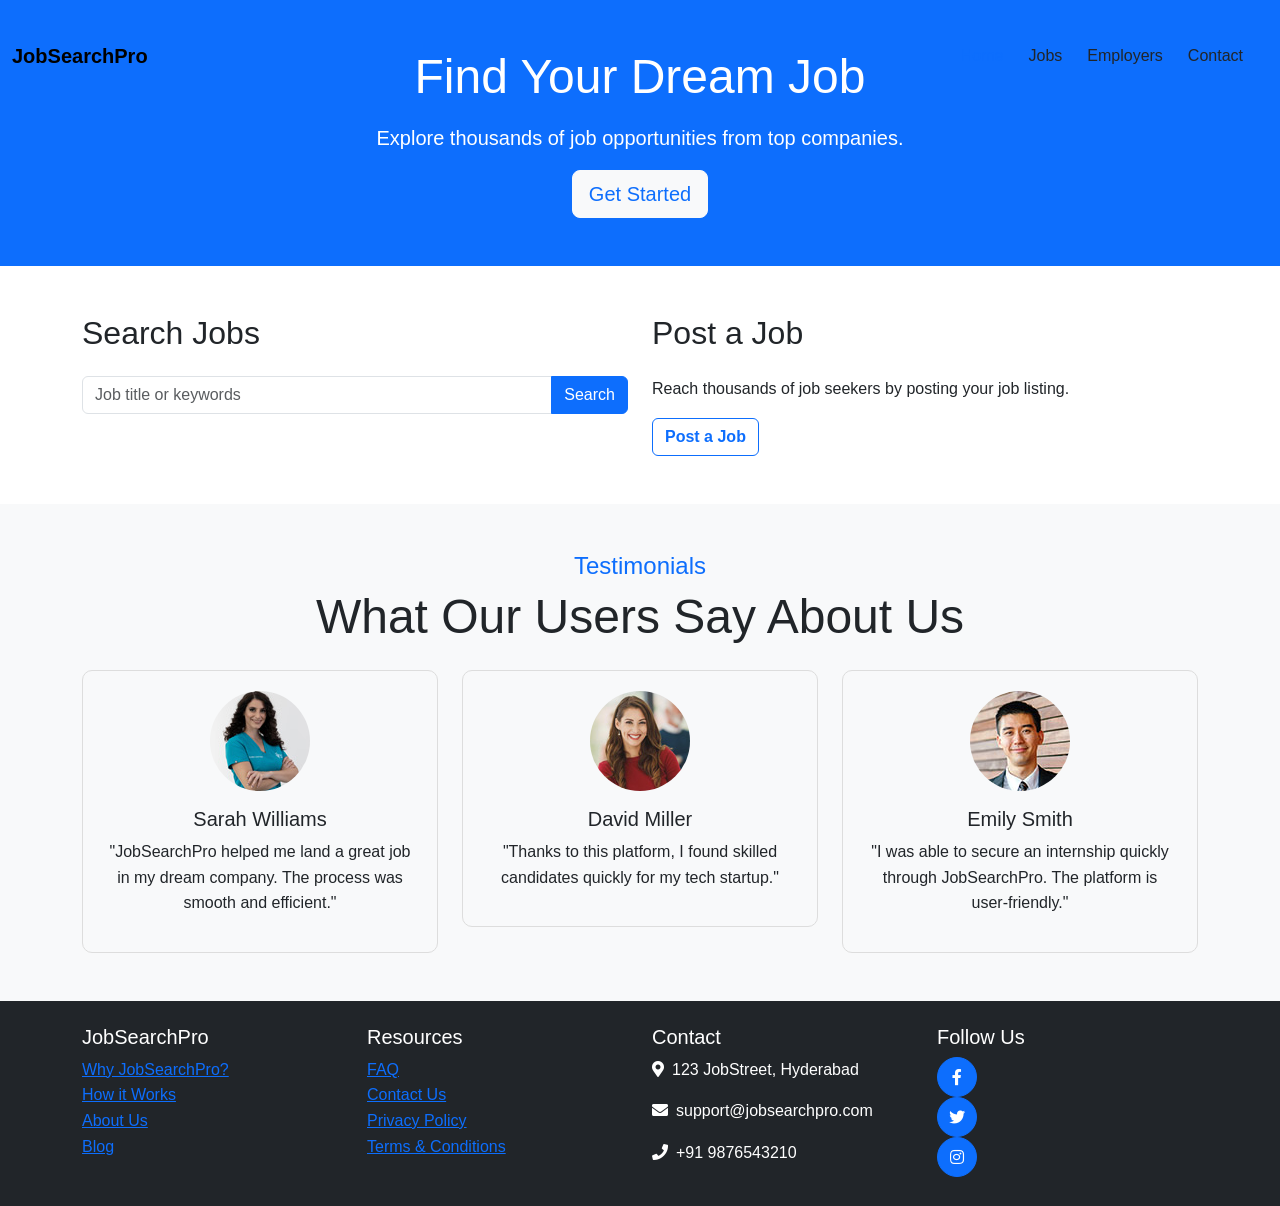
<file: index.html>
<!DOCTYPE html>
<html lang="en">

<head>
    <meta charset="UTF-8">
    <meta name="viewport" content="width=device-width, initial-scale=1.0">
    <meta name="description" content="JobSearchPro is a platform to connect job seekers with employers, offering job postings, applications, and career resources.">
    <meta name="keywords" content="Job search, Career, Employment, Job postings, Recruiters">
    <meta name="author" content="Akshith">
    <title>JobSearchPro</title>
    <!-- Bootstrap CSS -->
    <link href="https://cdn.jsdelivr.net/npm/bootstrap@5.0.0/dist/css/bootstrap.min.css" rel="stylesheet">
    <!-- Font Awesome -->
    <link href="https://cdnjs.cloudflare.com/ajax/libs/font-awesome/5.15.4/css/all.min.css" rel="stylesheet">
    <!-- Custom CSS -->
    <link href="css/style.css" rel="stylesheet">
    <style>
        body {
            font-family: Arial, sans-serif;
            line-height: 1.6;
        }

        .navbar-brand {
            font-weight: bold;
        }

        .btn-square {
            width: 40px;
            height: 40px;
        }

        .footer-item a {
            color: #6c757d;
            text-decoration: none;
        }

        .footer-item a:hover {
            color: #007bff;
        }

        .testimonial-item {
            border: 1px solid #ddd;
            border-radius: 10px;
            background-color: #f8f9fa;
            padding: 20px;
        }

        .back-to-top {
            position: fixed;
            bottom: 30px;
            right: 30px;
            display: none;
            z-index: 999;
        }
    </style>
</head>

<body>
    <!-- Navbar -->
    <nav class="navbar navbar-expand-lg navbar-light bg-light">
        <div class="container-fluid">
            <a href="#" class="navbar-brand">JobSearchPro</a>
            <button class="navbar-toggler" type="button" data-bs-toggle="collapse" data-bs-target="#navbarCollapse">
                <span class="navbar-toggler-icon"></span>
            </button>
            <div class="collapse navbar-collapse" id="navbarCollapse">
                <ul class="navbar-nav ms-auto">
                    <li class="nav-item"><a href="#" class="nav-link active">Home</a></li>
                    <li class="nav-item"><a href="#" class="nav-link">Jobs</a></li>
                    <li class="nav-item"><a href="#" class="nav-link">Employers</a></li>
                    <li class="nav-item"><a href="#" class="nav-link">Contact</a></li>
                </ul>
            </div>
        </div>
    </nav>

    <!-- Hero Section -->
    <div class="container-fluid bg-primary text-white text-center py-5">
        <h1 class="display-5 mb-3">Find Your Dream Job</h1>
        <p class="lead">Explore thousands of job opportunities from top companies.</p>
        <a href="#" class="btn btn-light btn-lg">Get Started</a>
    </div>

    <!-- Job Search -->
    <div class="container my-5">
        <div class="row">
            <div class="col-md-6">
                <h2 class="mb-4">Search Jobs</h2>
                <form>
                    <div class="input-group">
                        <input type="text" class="form-control" placeholder="Job title or keywords" aria-label="Job title or keywords">
                        <button class="btn btn-primary" type="submit">Search</button>
                    </div>
                </form>
            </div>
            <div class="col-md-6">
                <h2 class="mb-4">Post a Job</h2>
                <p>Reach thousands of job seekers by posting your job listing.</p>
                <a href="#" class="btn btn-outline-primary">Post a Job</a>
            </div>
        </div>
    </div>

    <!-- Testimonials -->
    <div class="container-fluid bg-light py-5">
        <div class="container text-center">
            <h4 class="text-primary">Testimonials</h4>
            <h1 class="display-5 mb-4">What Our Users Say About Us</h1>
            <div class="row">
                <div class="col-md-4">
                    <div class="testimonial-item">
                        <img src="img/testimonial-img-1.jpg" class="rounded-circle mb-3" alt="Sarah Williams" loading="lazy" width="100">
                        <h5>Sarah Williams</h5>
                        <p>"JobSearchPro helped me land a great job in my dream company. The process was smooth and efficient."</p>
                    </div>
                </div>
                <div class="col-md-4">
                    <div class="testimonial-item">
                        <img src="img/testimonial-img-2.jpg" class="rounded-circle mb-3" alt="David Miller" loading="lazy" width="100">
                        <h5>David Miller</h5>
                        <p>"Thanks to this platform, I found skilled candidates quickly for my tech startup."</p>
                    </div>
                </div>
                <div class="col-md-4">
                    <div class="testimonial-item">
                        <img src="img/testimonial-img-3.jpg" class="rounded-circle mb-3" alt="Emily Smith" loading="lazy" width="100">
                        <h5>Emily Smith</h5>
                        <p>"I was able to secure an internship quickly through JobSearchPro. The platform is user-friendly."</p>
                    </div>
                </div>
            </div>
        </div>
    </div>

    <!-- Footer -->
    <footer class="bg-dark text-white py-4">
        <div class="container">
            <div class="row">
                <div class="col-md-3">
                    <h5>JobSearchPro</h5>
                    <ul class="list-unstyled">
                        <li><a href="#">Why JobSearchPro?</a></li>
                        <li><a href="#">How it Works</a></li>
                        <li><a href="#">About Us</a></li>
                        <li><a href="#">Blog</a></li>
                    </ul>
                </div>
                <div class="col-md-3">
                    <h5>Resources</h5>
                    <ul class="list-unstyled">
                        <li><a href="#">FAQ</a></li>
                        <li><a href="#">Contact Us</a></li>
                        <li><a href="#">Privacy Policy</a></li>
                        <li><a href="#">Terms & Conditions</a></li>
                    </ul>
                </div>
                <div class="col-md-3">
                    <h5>Contact</h5>
                    <p><i class="fas fa-map-marker-alt me-2"></i>123 JobStreet, Hyderabad</p>
                    <p><i class="fas fa-envelope me-2"></i>support@jobsearchpro.com</p>
                    <p><i class="fas fa-phone me-2"></i>+91 9876543210</p>
                </div>
                <div class="col-md-3">
                    <h5>Follow Us</h5>
                    <a class="btn-square btn btn-primary rounded-circle me-1" href="#"><i class="fab fa-facebook-f"></i></a>
                    <a class="btn-square btn btn-primary rounded-circle me-1" href="#"><i class="fab fa-twitter"></i></a>
                    <a class="btn-square btn btn-primary rounded-circle me-1" href="#"><i class="fab fa-instagram"></i></a>
                </div>
            </div>
        </div>
    </footer>

    <!-- Back to Top Button -->
    <button class="btn btn-primary btn-lg-square back-to-top"><i class="fas fa-arrow-up"></i></button>

    <!-- Scripts -->
    <script src="https://cdn.jsdelivr.net/npm/bootstrap@5.0.0/dist/js/bootstrap.bundle.min.js"></script>
    <script>
        const backToTopButton = document.querySelector('.back-to-top');
        window.addEventListener('scroll', () => {
            if (window.scrollY > 200) {
                backToTopButton.style.display = 'block';
            } else {
                backToTopButton.style.display = 'none';
            }
        });
    </script>
</body>

</html>
</file>
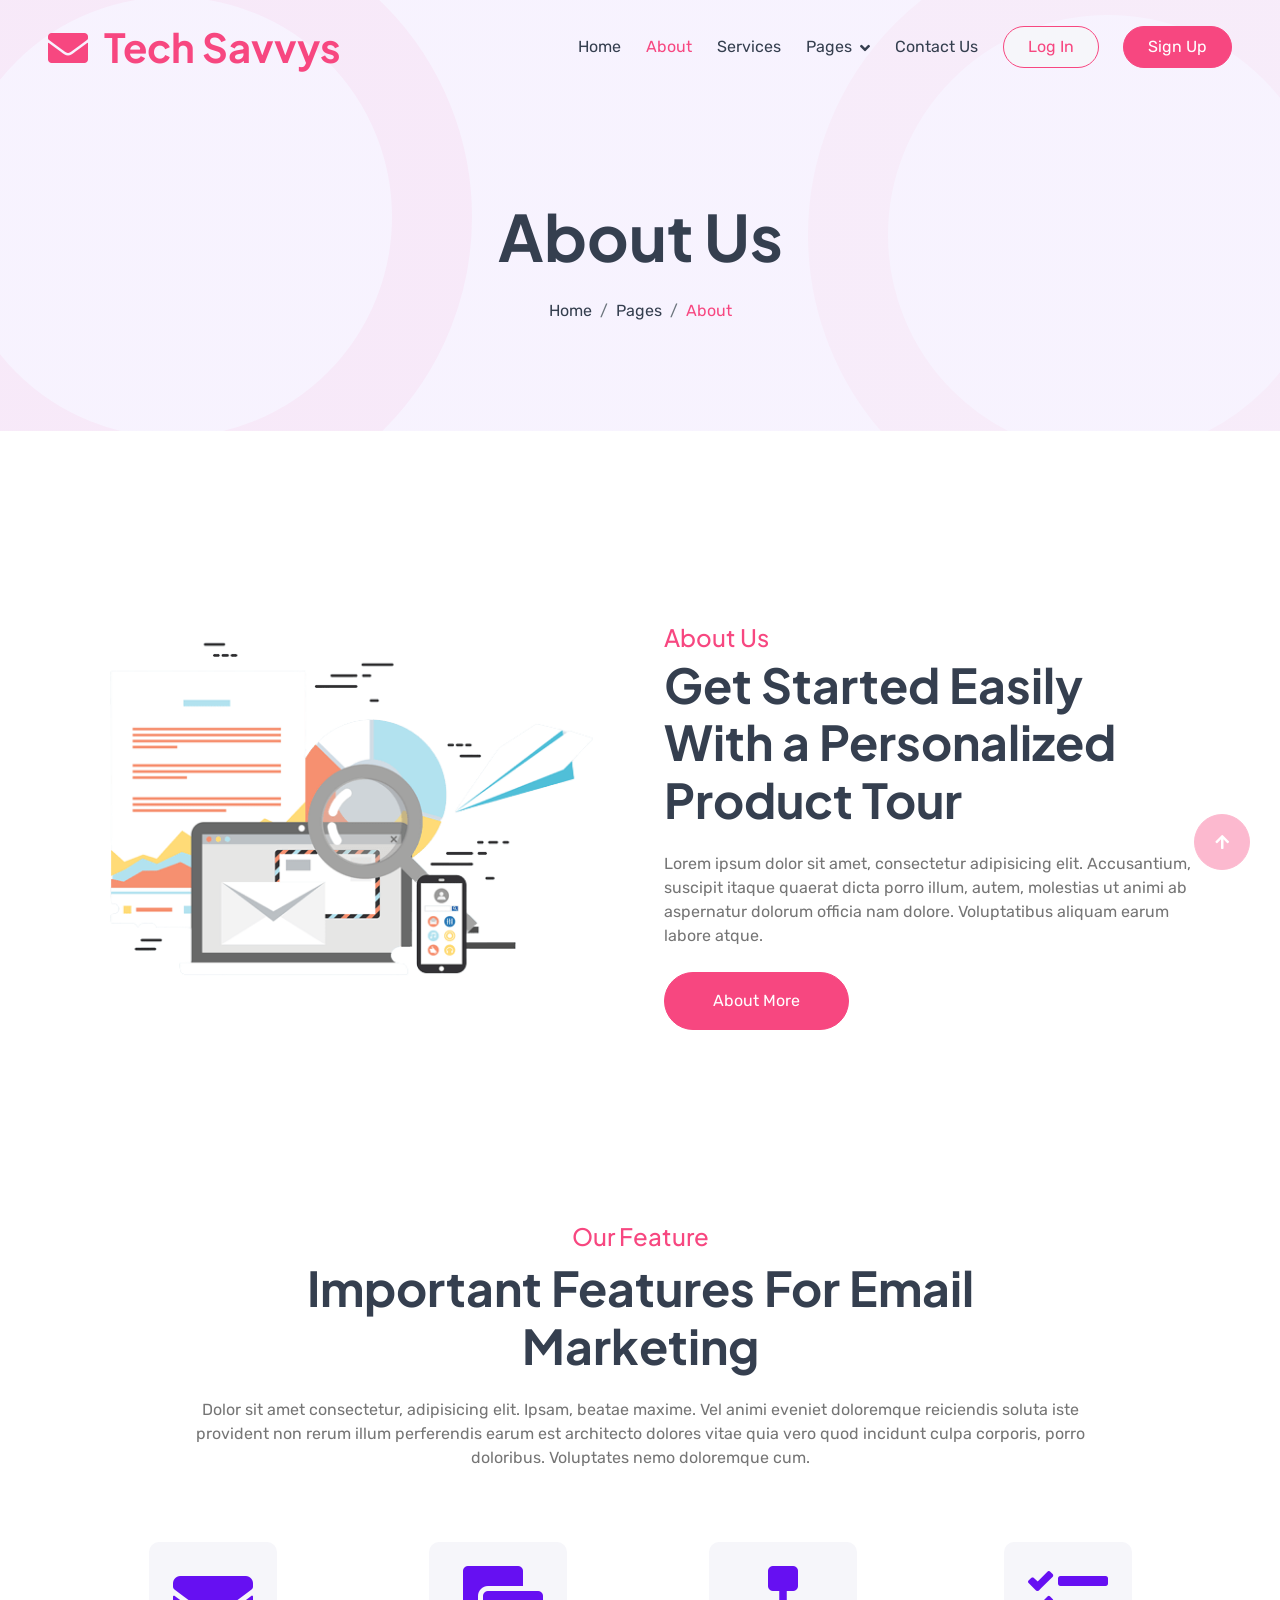
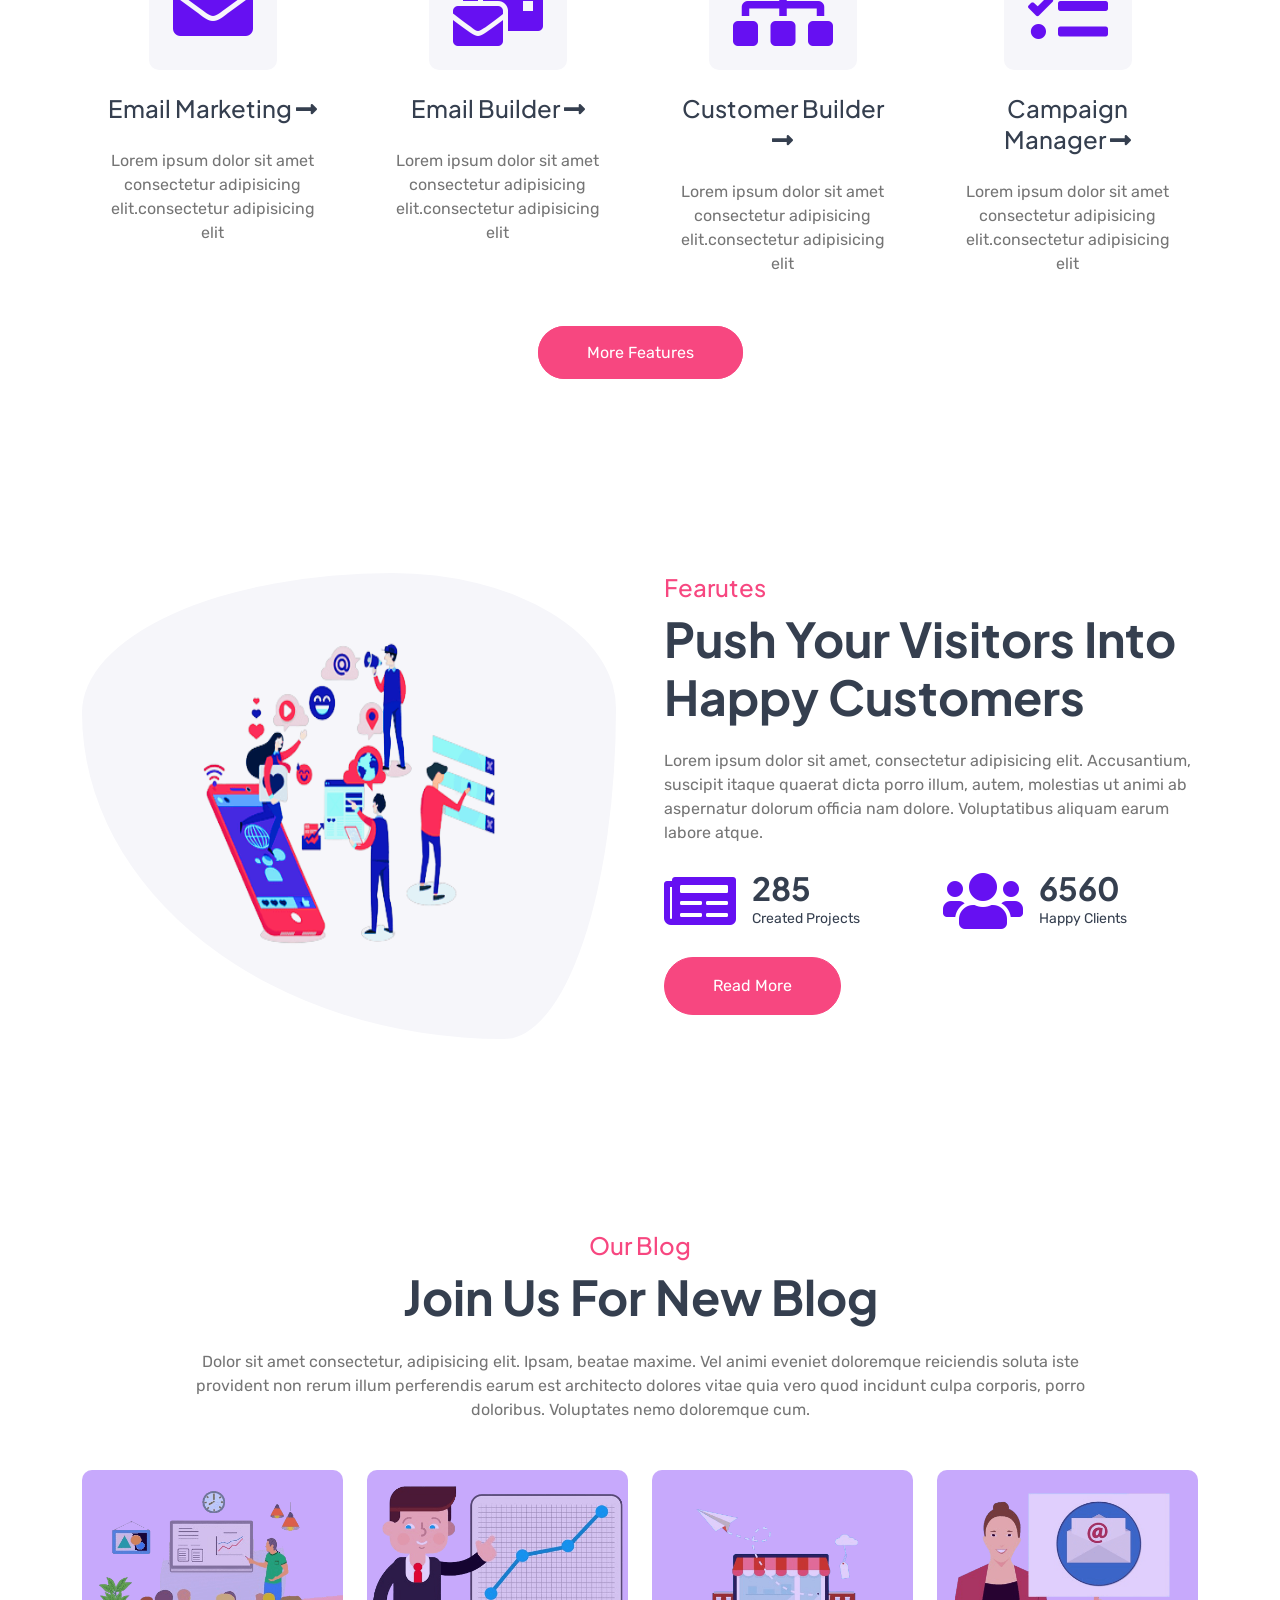
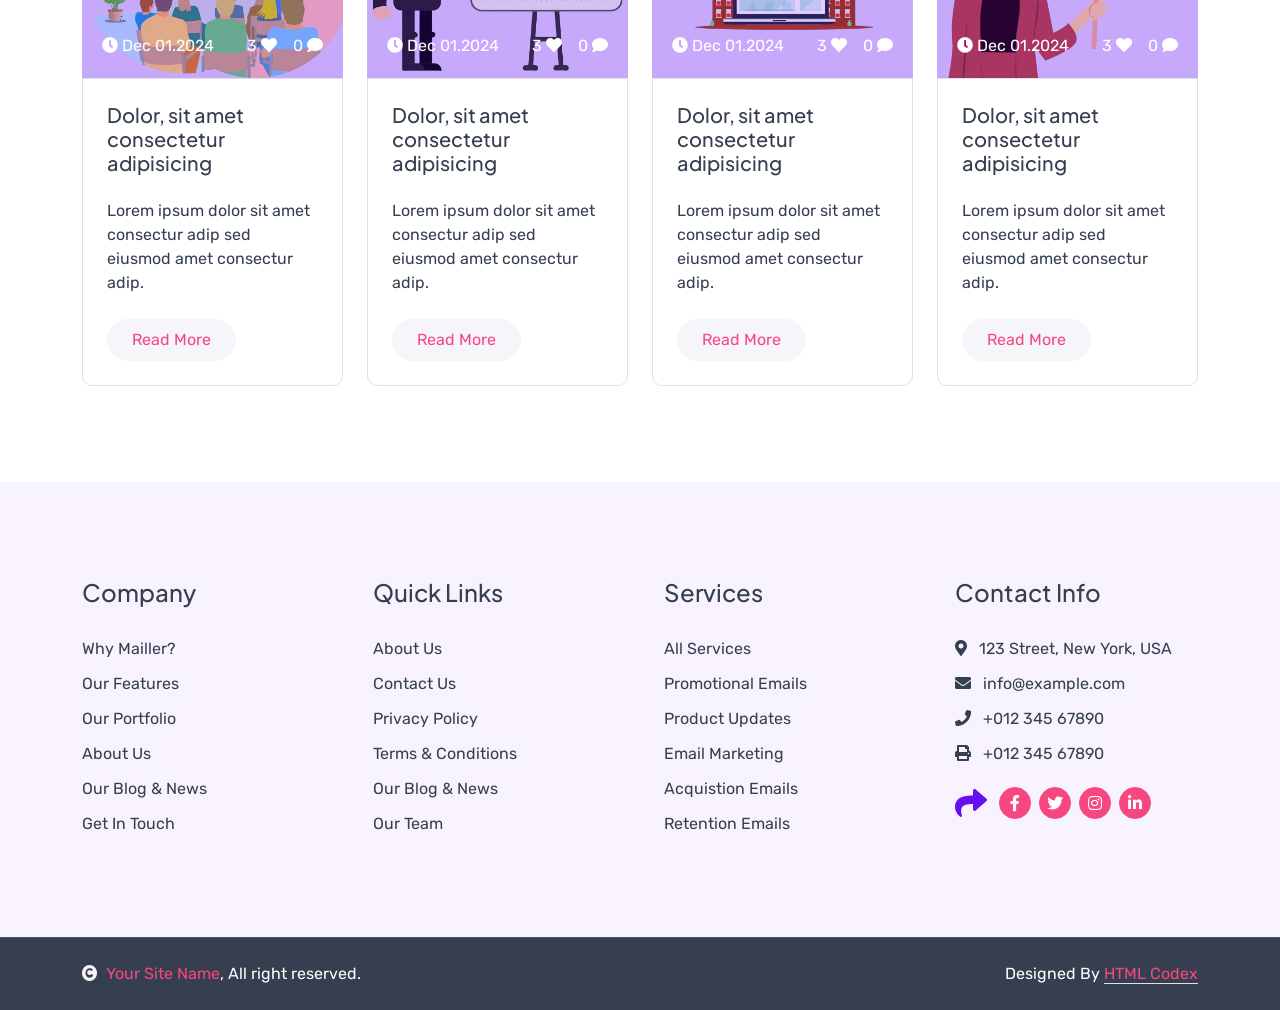
<file: about.html>
<!DOCTYPE html>
<html lang="en">

    <head>
        <meta charset="utf-8">
        <title>Mailler - SaaS Website Template</title>
        <meta content="width=device-width, initial-scale=1.0" name="viewport">
        <meta content="" name="keywords">
        <meta content="" name="description">

        <!-- Google Web Fonts -->
        <link rel="preconnect" href="https://fonts.googleapis.com">
        <link rel="preconnect" href="https://fonts.gstatic.com" crossorigin>
        <link href="https://fonts.googleapis.com/css2?family=Plus+Jakarta+Sans:wght@500;600;700&family=Rubik:wght@400;500&display=swap" rel="stylesheet"> 

        <!-- Icon Font Stylesheet -->
        <link rel="stylesheet" href="https://use.fontawesome.com/releases/v5.15.4/css/all.css"/>
        <link href="https://cdn.jsdelivr.net/npm/bootstrap-icons@1.4.1/font/bootstrap-icons.css" rel="stylesheet">

        <!-- Libraries Stylesheet -->
        <link href="lib/animate/animate.min.css" rel="stylesheet">
        <link href="lib/owlcarousel/assets/owl.carousel.min.css" rel="stylesheet">
        <link href="lib/lightbox/css/lightbox.min.css" rel="stylesheet">


        <!-- Customized Bootstrap Stylesheet -->
        <link href="css/bootstrap.min.css" rel="stylesheet">

        <!-- Template Stylesheet -->
        <link href="css/style.css" rel="stylesheet">
    </head>

    <body>

        <!-- Spinner Start -->
        <div id="spinner" class="show bg-white position-fixed translate-middle w-100 vh-100 top-50 start-50 d-flex align-items-center justify-content-center">
            <div class="spinner-border text-primary" style="width: 3rem; height: 3rem;" role="status">
                <span class="sr-only">Loading...</span>
            </div>
        </div>
        <!-- Spinner End -->


        <!-- Navbar & Hero Start -->
        <div class="container-fluid p-0">
            <nav class="navbar navbar-expand-lg navbar-light bg-transparent px-4 px-lg-5 py-3 py-lg-0">
                <a href="index.html" class="navbar-brand p-0">
                    <h1 class="display-6 text-primary m-0"><i class="fas fa-envelope me-3"></i>Tech Savvys</h1>
                    <!-- <img src="img/logo.png" alt="Logo"> -->
                </a>
                <button class="navbar-toggler" type="button" data-bs-toggle="collapse" data-bs-target="#navbarCollapse">
                    <span class="fa fa-bars"></span>
                </button>
                <div class="collapse navbar-collapse" id="navbarCollapse">
                    <div class="navbar-nav ms-auto py-0">
                        <a href="index.html" class="nav-item nav-link">Home</a>
                        <a href="about.html" class="nav-item nav-link active">About</a>
                        <a href="service.html" class="nav-item nav-link">Services</a>
                        <div class="nav-item dropdown">
                            <a href="#" class="nav-link dropdown-toggle" data-bs-toggle="dropdown">Pages</a>
                            <div class="dropdown-menu m-0">
                                <a href="feature.html" class="dropdown-item">Features</a>
                                <a href="pricing.html" class="dropdown-item">Pricing</a>
                                <a href="blog.html" class="dropdown-item">Blog</a>
                                <a href="testimonial.html" class="dropdown-item">Testimonial</a>
                                <a href="404.html" class="dropdown-item">404 Page</a>
                            </div>
                        </div>
                        <a href="contact.html" class="nav-item nav-link">Contact Us</a>
                    </div>
                    <a href="#" class="btn btn-light border border-primary rounded-pill text-primary py-2 px-4 me-4">Log In</a>
                    <a href="#" class="btn btn-primary rounded-pill text-white py-2 px-4">Sign Up</a>
                </div>
            </nav>
        </div>
        <!-- Navbar & Hero End -->


         <!-- Header Start -->
         <div class="container-fluid bg-breadcrumb">
            <ul class="breadcrumb-animation">
                <li></li>
                <li></li>
                <li></li>
                <li></li>
                <li></li>
                <li></li>
                <li></li>
                <li></li>
                <li></li>
                <li></li>
            </ul>
            <div class="container text-center py-5" style="max-width: 900px;">
                <h3 class="display-3 mb-4 wow fadeInDown" data-wow-delay="0.1s">About Us</h1>
                <ol class="breadcrumb justify-content-center mb-0 wow fadeInDown" data-wow-delay="0.3s">
                    <li class="breadcrumb-item"><a href="index.html">Home</a></li>
                    <li class="breadcrumb-item"><a href="#">Pages</a></li>
                    <li class="breadcrumb-item active text-primary">About</li>
                </ol>    
            </div>
        </div>
        <!-- Header End -->


        <!-- About Start -->
        <div class="container-fluid overflow-hidden py-5 mt-5">
            <div class="container py-5">
                <div class="row g-5">
                    <div class="col-lg-6 wow fadeInUp" data-wow-delay="0.1s">
                        <div class="RotateMoveLeft">
                            <img src="img/about-1.png" class="img-fluid w-100" alt="">
                        </div>
                    </div>
                    <div class="col-lg-6 wow fadeInUp" data-wow-delay="0.3s">
                        <h4 class="mb-1 text-primary">About Us</h4>
                        <h1 class="display-5 mb-4">Get Started Easily With a Personalized Product Tour</h1>
                        <p class="mb-4">Lorem ipsum dolor sit amet, consectetur adipisicing elit. Accusantium, suscipit itaque quaerat dicta porro illum, autem, molestias ut animi ab aspernatur dolorum officia nam dolore. Voluptatibus aliquam earum labore atque.
                        </p>
                        <a href="#" class="btn btn-primary rounded-pill py-3 px-5">About More</a>
                    </div>
                </div>
            </div>
        </div>
        <!-- About End -->


        <!-- Feature Start -->
        <div class="container-fluid feature overflow-hidden py-5">
            <div class="container py-5">
                <div class="text-center mx-auto mb-5 wow fadeInUp" data-wow-delay="0.1s" style="max-width: 900px;">
                    <h4 class="text-primary">Our Feature</h4>
                    <h1 class="display-5 mb-4">Important Features For Email Marketing</h1>
                    <p class="mb-0">Dolor sit amet consectetur, adipisicing elit. Ipsam, beatae maxime. Vel animi eveniet doloremque reiciendis soluta iste provident non rerum illum perferendis earum est architecto dolores vitae quia vero quod incidunt culpa corporis, porro doloribus. Voluptates nemo doloremque cum.
                    </p>
                </div>
                <div class="row g-4 justify-content-center text-center mb-5">
                    <div class="col-md-6 col-lg-4 col-xl-3 wow fadeInUp" data-wow-delay="0.1s">
                        <div class="text-center p-4">
                            <div class="d-inline-block rounded bg-light p-4 mb-4"><i class="fas fa-envelope fa-5x text-secondary"></i></div>
                            <div class="feature-content">
                                <a href="#" class="h4">Email Marketing <i class="fa fa-long-arrow-alt-right"></i></a>
                                <p class="mt-4 mb-0">Lorem ipsum dolor sit amet consectetur adipisicing elit.consectetur adipisicing elit
                                </p>
                            </div>
                        </div>
                    </div>
                    <div class="col-md-6 col-lg-4 col-xl-3 wow fadeInUp" data-wow-delay="0.3s">
                        <div class="text-center p-4">
                            <div class="d-inline-block rounded bg-light p-4 mb-4"><i class="fas fa-mail-bulk fa-5x text-secondary"></i></div>
                            <div class="feature-content">
                                <a href="#" class="h4">Email Builder <i class="fa fa-long-arrow-alt-right"></i></a>
                                <p class="mt-4 mb-0">Lorem ipsum dolor sit amet consectetur adipisicing elit.consectetur adipisicing elit
                                </p>
                            </div>
                        </div>
                    </div>
                    <div class="col-md-6 col-lg-4 col-xl-3 wow fadeInUp" data-wow-delay="0.5s">
                        <div class="text-center rounded p-4">
                            <div class="d-inline-block rounded bg-light p-4 mb-4"><i class="fas fa-sitemap fa-5x text-secondary"></i></div>
                            <div class="feature-content">
                                <a href="#" class="h4">Customer Builder <i class="fa fa-long-arrow-alt-right"></i></a>
                                <p class="mt-4 mb-0">Lorem ipsum dolor sit amet consectetur adipisicing elit.consectetur adipisicing elit
                                </p>
                            </div>
                        </div>
                    </div>
                    <div class="col-md-6 col-lg-4 col-xl-3 wow fadeInUp" data-wow-delay="0.7s">
                        <div class="text-center rounded p-4">
                            <div class="d-inline-block rounded bg-light p-4 mb-4"><i class="fas fa-tasks fa-5x text-secondary"></i></div>
                            <div class="feature-content">
                                <a href="#" class="h4">Campaign Manager <i class="fa fa-long-arrow-alt-right"></i></a>
                                <p class="mt-4 mb-0">Lorem ipsum dolor sit amet consectetur adipisicing elit.consectetur adipisicing elit
                                </p>
                            </div>
                        </div>
                    </div>
                    <div class="col-12 wow fadeInUp" data-wow-delay="0.1s">
                        <div class="my-3">
                            <a href="#" class="btn btn-primary d-inline rounded-pill px-5 py-3">More Features</a>
                        </div>
                    </div>
                </div>
                <div class="row g-5 pt-5" style="margin-top: 6rem;">
                    <div class="col-lg-6 wow fadeInLeft" data-wow-delay="0.1s">
                        <div class="feature-img RotateMoveLeft h-100" style="object-fit: cover;">
                            <img src="img/features-1.png" class="img-fluid w-100 h-100" alt="">
                        </div>
                    </div>
                    <div class="col-lg-6 wow fadeInRight" data-wow-delay="0.1s">
                        <h4 class="text-primary">Fearutes</h4>
                        <h1 class="display-5 mb-4">Push Your Visitors Into Happy Customers</h1>
                        <p class="mb-4">Lorem ipsum dolor sit amet, consectetur adipisicing elit. Accusantium, suscipit itaque quaerat dicta porro illum, autem, molestias ut animi ab aspernatur dolorum officia nam dolore. Voluptatibus aliquam earum labore atque.
                        </p>
                        <div class="row g-4">
                            <div class="col-6">
                                <div class="d-flex">
                                    <i class="fas fa-newspaper fa-4x text-secondary"></i>
                                    <div class="d-flex flex-column ms-3">
                                        <h2 class="mb-0 fw-bold">285</h2>
                                        <small class="text-dark">Created Projects</small>
                                    </div>
                                </div>
                            </div>
                            <div class="col-6">
                                <div class="d-flex">
                                    <i class="fas fa-users fa-4x text-secondary"></i>
                                    <div class="d-flex flex-column ms-3">
                                        <h2 class="mb-0 fw-bold">6560</h2>
                                        <small class="text-dark">Happy Clients</small>
                                    </div>
                                </div>
                            </div>
                        </div>
                        <div class="my-4">
                            <a href="#" class="btn btn-primary rounded-pill py-3 px-5">Read More</a>
                        </div>
                    </div>
                </div>
            </div>
        </div>
        <!-- Feature End -->


        <!-- Blog Start -->
        <div class="container-fluid blog py-5">
            <div class="container py-5">
                <div class="text-center mx-auto mb-5 wow fadeInUp" data-wow-delay="0.1s" style="max-width: 900px;">
                    <h4 class="text-primary">Our Blog</h4>
                    <h1 class="display-5 mb-4">Join Us For New Blog</h1>
                    <p class="mb-0">Dolor sit amet consectetur, adipisicing elit. Ipsam, beatae maxime. Vel animi eveniet doloremque reiciendis soluta iste provident non rerum illum perferendis earum est architecto dolores vitae quia vero quod incidunt culpa corporis, porro doloribus. Voluptates nemo doloremque cum.
                    </p>
                </div>
                <div class="row g-4 justify-content-center">
                    <div class="col-md-6 col-lg-4 col-xl-3 wow fadeInUp" data-wow-delay="0.1s">
                        <div class="blog-item">
                            <div class="blog-img">
                                <img src="img/blog-1.png" class="img-fluid w-100" alt="">
                                <div class="blog-info">
                                    <span><i class="fa fa-clock"></i> Dec 01.2024</span>
                                    <div class="d-flex">
                                        <span class="me-3"> 3 <i class="fa fa-heart"></i></span>
                                        <a href="#" class="text-white">0 <i class="fa fa-comment"></i></a>
                                    </div>
                                </div>
                            </div>
                            <div class="blog-content text-dark border p-4 ">
                                <h5 class="mb-4">Dolor, sit amet consectetur adipisicing</h5>
                                <p class="mb-4">Lorem ipsum dolor sit amet consectur adip sed eiusmod amet consectur adip.</p>
                                <a class="btn btn-light rounded-pill py-2 px-4" href="#">Read More</a>
                            </div>
                        </div>
                    </div>
                    <div class="col-md-6 col-lg-4 col-xl-3 wow fadeInUp" data-wow-delay="0.3s">
                        <div class="blog-item">
                            <div class="blog-img">
                                <img src="img/blog-2.png" class="img-fluid w-100" alt="">
                                <div class="blog-info">
                                    <span><i class="fa fa-clock"></i> Dec 01.2024</span>
                                    <div class="d-flex">
                                        <span class="me-3"> 3 <i class="fa fa-heart"></i></span>
                                        <a href="#" class="text-white">0 <i class="fa fa-comment"></i></a>
                                    </div>
                                </div>
                            </div>
                            <div class="blog-content text-dark border p-4 ">
                                <h5 class="mb-4">Dolor, sit amet consectetur adipisicing</h5>
                                <p class="mb-4">Lorem ipsum dolor sit amet consectur adip sed eiusmod amet consectur adip.</p>
                                <a class="btn btn-light rounded-pill py-2 px-4" href="#">Read More</a>
                            </div>
                        </div>
                    </div>
                    <div class="col-md-6 col-lg-4 col-xl-3 wow fadeInUp" data-wow-delay="0.5s">
                        <div class="blog-item">
                            <div class="blog-img">
                                <img src="img/blog-3.png" class="img-fluid w-100" alt="">
                                <div class="blog-info">
                                    <span><i class="fa fa-clock"></i> Dec 01.2024</span>
                                    <div class="d-flex">
                                        <span class="me-3"> 3 <i class="fa fa-heart"></i></span>
                                        <a href="#" class="text-white">0 <i class="fa fa-comment"></i></a>
                                    </div>
                                </div>
                            </div>
                            <div class="blog-content text-dark border p-4 ">
                                <h5 class="mb-4">Dolor, sit amet consectetur adipisicing</h5>
                                <p class="mb-4">Lorem ipsum dolor sit amet consectur adip sed eiusmod amet consectur adip.</p>
                                <a class="btn btn-light rounded-pill py-2 px-4" href="#">Read More</a>
                            </div>
                        </div>
                    </div>
                    <div class="col-md-6 col-lg-4 col-xl-3 wow fadeInUp" data-wow-delay="0.7s">
                        <div class="blog-item">
                            <div class="blog-img">
                                <img src="img/blog-4.png" class="img-fluid w-100" alt="">
                                <div class="blog-info">
                                    <span><i class="fa fa-clock"></i> Dec 01.2024</span>
                                    <div class="d-flex">
                                        <span class="me-3"> 3 <i class="fa fa-heart"></i></span>
                                        <a href="#" class="text-white">0 <i class="fa fa-comment"></i></a>
                                    </div>
                                </div>
                            </div>
                            <div class="blog-content text-dark border p-4 ">
                                <h5 class="mb-4">Dolor, sit amet consectetur adipisicing</h5>
                                <p class="mb-4">Lorem ipsum dolor sit amet consectur adip sed eiusmod amet consectur adip.</p>
                                <a class="btn btn-light rounded-pill py-2 px-4" href="#">Read More</a>
                            </div>
                        </div>
                    </div>
                </div>
            </div>
        </div>
        <!-- Blog End -->


        <!-- Footer Start -->
        <div class="container-fluid footer py-5 wow fadeIn" data-wow-delay="0.2s">
            <div class="container py-5">
                <div class="row g-5">
                    <div class="col-md-6 col-lg-6 col-xl-3">
                        <div class="footer-item d-flex flex-column">
                            <h4 class="text-dark mb-4">Company</h4>
                            <a href=""> Why Mailler?</a>
                            <a href=""> Our Features</a>
                            <a href=""> Our Portfolio</a>
                            <a href=""> About Us</a>
                            <a href=""> Our Blog & News</a>
                            <a href=""> Get In Touch</a>
                        </div>
                    </div>
                    <div class="col-md-6 col-lg-6 col-xl-3">
                        <div class="footer-item d-flex flex-column">
                            <h4 class="mb-4 text-dark">Quick Links</h4>
                            <a href=""> About Us</a>
                            <a href=""> Contact Us</a>
                            <a href=""> Privacy Policy</a>
                            <a href=""> Terms & Conditions</a>
                            <a href=""> Our Blog & News</a>
                            <a href=""> Our Team</a>
                        </div>
                    </div>
                    <div class="col-md-6 col-lg-6 col-xl-3">
                        <div class="footer-item d-flex flex-column">
                            <h4 class="mb-4 text-dark">Services</h4>
                            <a href=""> All Services</a>
                            <a href=""> Promotional Emails</a>
                            <a href=""> Product Updates</a>
                            <a href=""> Email Marketing</a>
                            <a href=""> Acquistion Emails</a>
                            <a href=""> Retention Emails</a>
                        </div>
                    </div>
                    <div class="col-md-6 col-lg-6 col-xl-3">
                        <div class="footer-item d-flex flex-column">
                            <h4 class="mb-4 text-dark">Contact Info</h4>
                            <a href=""><i class="fa fa-map-marker-alt me-2"></i> 123 Street, New York, USA</a>
                            <a href=""><i class="fas fa-envelope me-2"></i> info@example.com</a>
                            <a href=""><i class="fas fa-phone me-2"></i> +012 345 67890</a>
                            <a href="" class="mb-3"><i class="fas fa-print me-2"></i> +012 345 67890</a>
                            <div class="d-flex align-items-center">
                                <i class="fas fa-share fa-2x text-secondary me-2"></i>
                                <a class="btn-square btn btn-primary rounded-circle mx-1" href=""><i class="fab fa-facebook-f"></i></a>
                                <a class="btn-square btn btn-primary rounded-circle mx-1" href=""><i class="fab fa-twitter"></i></a>
                                <a class="btn-square btn btn-primary rounded-circle mx-1" href=""><i class="fab fa-instagram"></i></a>
                                <a class="btn-square btn btn-primary rounded-circle mx-1" href=""><i class="fab fa-linkedin-in"></i></a>
                            </div>
                        </div>
                    </div>
                </div>
            </div>
        </div>
        <!-- Footer End -->

        
        <!-- Copyright Start -->
        <div class="container-fluid copyright py-4">
            <div class="container">
                <div class="row g-4 align-items-center">
                    <div class="col-md-6 text-center text-md-start mb-md-0">
                        <span class="text-white"><a href="#"><i class="fas fa-copyright text-light me-2"></i>Your Site Name</a>, All right reserved.</span>
                    </div>
                    <div class="col-md-6 text-center text-md-end text-white">
                        <!--/*** This template is free as long as you keep the below author’s credit link/attribution link/backlink. ***/-->
                        <!--/*** If you'd like to use the template without the below author’s credit link/attribution link/backlink, ***/-->
                        <!--/*** you can purchase the Credit Removal License from "https://htmlcodex.com/credit-removal". ***/-->
                        Designed By <a class="border-bottom" href="https://htmlcodex.com">HTML Codex</a>
                    </div>
                </div>
            </div>
        </div>
        <!-- Copyright End -->


        <!-- Back to Top -->
        <a href="#" class="btn btn-primary btn-lg-square back-to-top"><i class="fa fa-arrow-up"></i></a>   

        
    <!-- JavaScript Libraries -->
    <script src="https://ajax.googleapis.com/ajax/libs/jquery/3.6.4/jquery.min.js"></script>
    <script src="https://cdn.jsdelivr.net/npm/bootstrap@5.0.0/dist/js/bootstrap.bundle.min.js"></script>
    <script src="lib/wow/wow.min.js"></script>
    <script src="lib/easing/easing.min.js"></script>
    <script src="lib/waypoints/waypoints.min.js"></script>
    <script src="lib/counterup/counterup.min.js"></script>
    <script src="lib/owlcarousel/owl.carousel.min.js"></script>
    <script src="lib/lightbox/js/lightbox.min.js"></script>
    

    <!-- Template Javascript -->
    <script src="js/main.js"></script>
    </body>

</html>
</file>
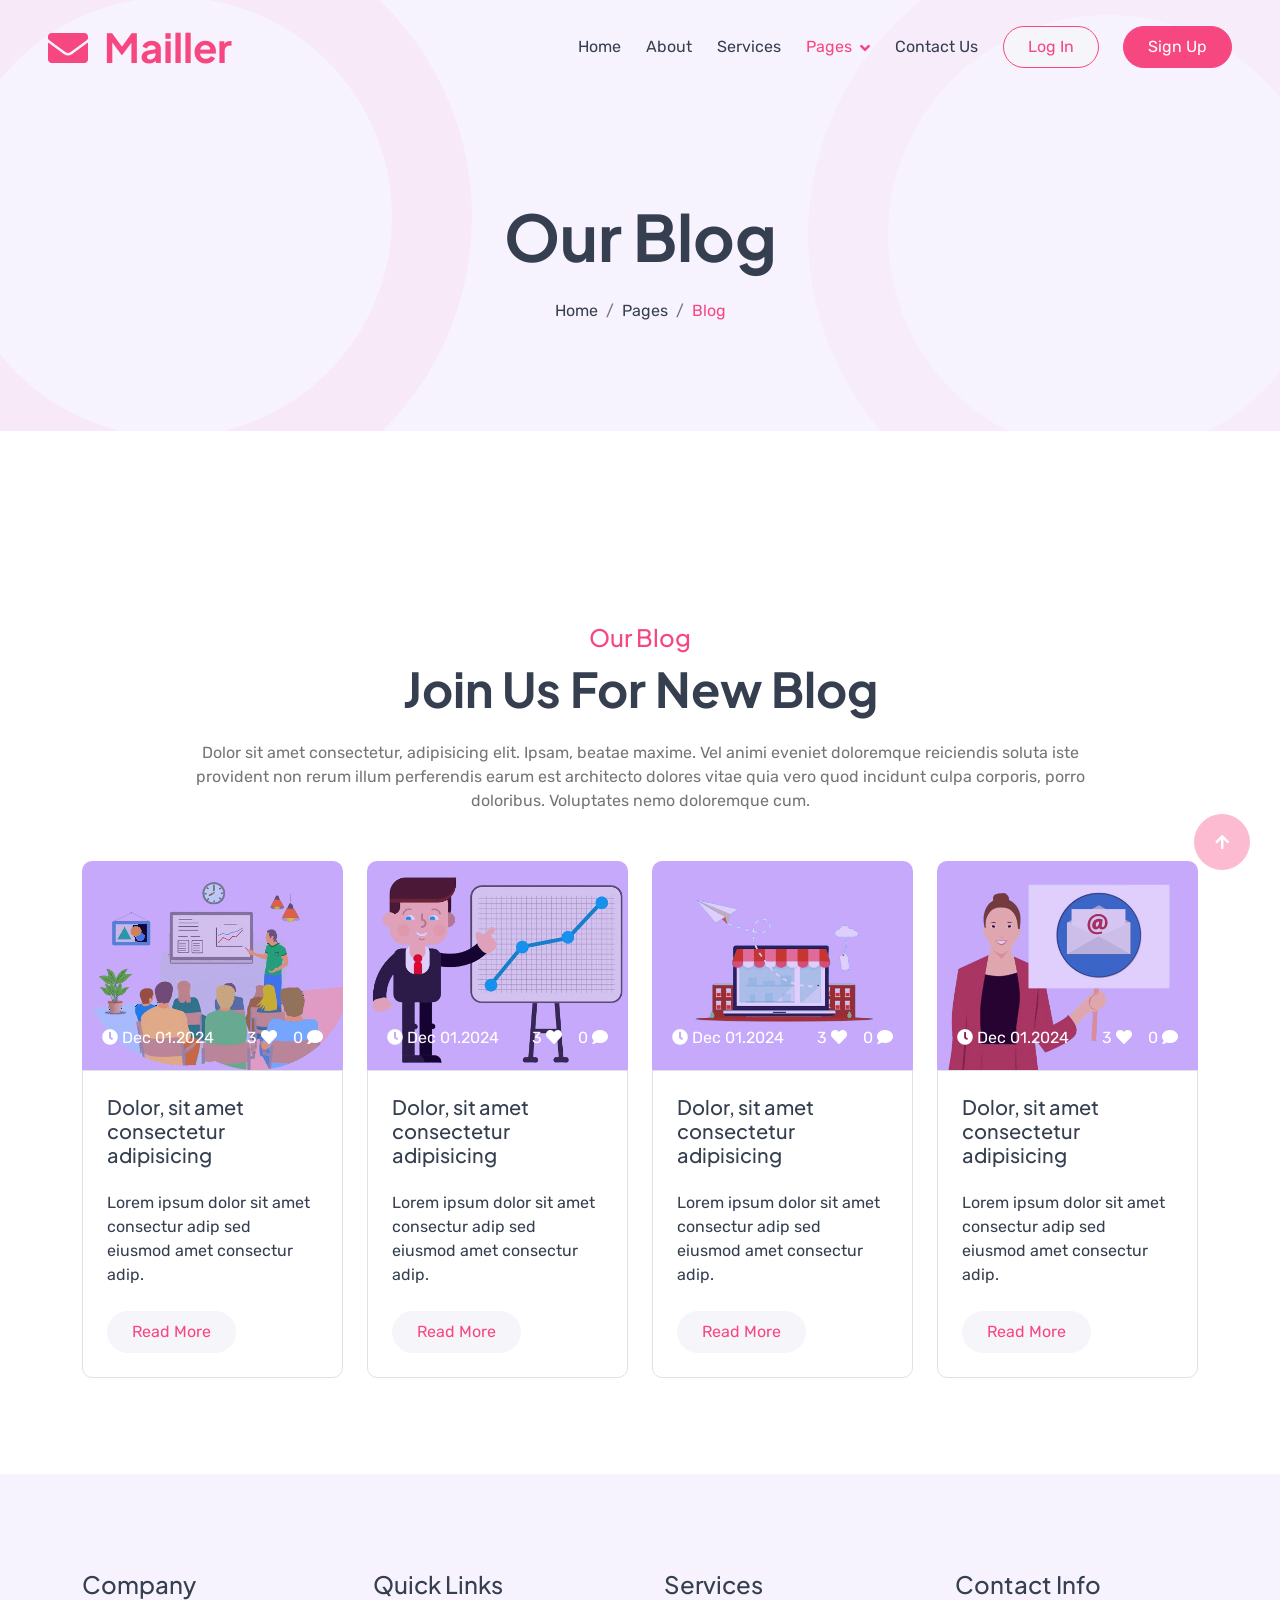
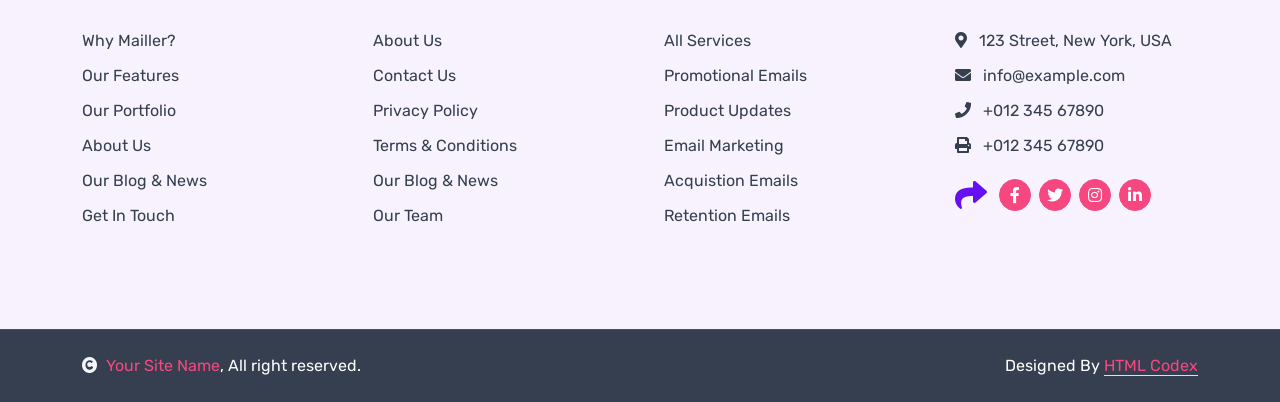
<file: blog.html>
<!DOCTYPE html>
<html lang="en">

    <head>
        <meta charset="utf-8">
        <title>Mailler - SaaS Website Template</title>
        <meta content="width=device-width, initial-scale=1.0" name="viewport">
        <meta content="" name="keywords">
        <meta content="" name="description">

        <!-- Google Web Fonts -->
        <link rel="preconnect" href="https://fonts.googleapis.com">
        <link rel="preconnect" href="https://fonts.gstatic.com" crossorigin>
        <link href="https://fonts.googleapis.com/css2?family=Plus+Jakarta+Sans:wght@500;600;700&family=Rubik:wght@400;500&display=swap" rel="stylesheet"> 

        <!-- Icon Font Stylesheet -->
        <link rel="stylesheet" href="https://use.fontawesome.com/releases/v5.15.4/css/all.css"/>
        <link href="https://cdn.jsdelivr.net/npm/bootstrap-icons@1.4.1/font/bootstrap-icons.css" rel="stylesheet">

        <!-- Libraries Stylesheet -->
        <link href="lib/animate/animate.min.css" rel="stylesheet">
        <link href="lib/owlcarousel/assets/owl.carousel.min.css" rel="stylesheet">
        <link href="lib/lightbox/css/lightbox.min.css" rel="stylesheet">


        <!-- Customized Bootstrap Stylesheet -->
        <link href="css/bootstrap.min.css" rel="stylesheet">

        <!-- Template Stylesheet -->
        <link href="css/style.css" rel="stylesheet">
    </head>

    <body>

        <!-- Spinner Start -->
        <div id="spinner" class="show bg-white position-fixed translate-middle w-100 vh-100 top-50 start-50 d-flex align-items-center justify-content-center">
            <div class="spinner-border text-primary" style="width: 3rem; height: 3rem;" role="status">
                <span class="sr-only">Loading...</span>
            </div>
        </div>
        <!-- Spinner End -->


        <!-- Navbar & Hero Start -->
        <div class="container-fluid p-0">
            <nav class="navbar navbar-expand-lg navbar-light bg-transparent px-4 px-lg-5 py-3 py-lg-0">
                <a href="index.html" class="navbar-brand p-0">
                    <h1 class="display-6 text-primary m-0"><i class="fas fa-envelope me-3"></i>Mailler</h1>
                    <!-- <img src="img/logo.png" alt="Logo"> -->
                </a>
                <button class="navbar-toggler" type="button" data-bs-toggle="collapse" data-bs-target="#navbarCollapse">
                    <span class="fa fa-bars"></span>
                </button>
                <div class="collapse navbar-collapse" id="navbarCollapse">
                    <div class="navbar-nav ms-auto py-0">
                        <a href="index.html" class="nav-item nav-link">Home</a>
                        <a href="about.html" class="nav-item nav-link">About</a>
                        <a href="service.html" class="nav-item nav-link">Services</a>
                        <div class="nav-item dropdown">
                            <a href="#" class="nav-link dropdown-toggle active" data-bs-toggle="dropdown">Pages</a>
                            <div class="dropdown-menu m-0">
                                <a href="feature.html" class="dropdown-item">Features</a>
                                <a href="pricing.html" class="dropdown-item">Pricing</a>
                                <a href="blog.html" class="dropdown-item active">Blog</a>
                                <a href="testimonial.html" class="dropdown-item">Testimonial</a>
                                <a href="404.html" class="dropdown-item">404 Page</a>
                            </div>
                        </div>
                        <a href="contact.html" class="nav-item nav-link">Contact Us</a>
                    </div>
                    <a href="#" class="btn btn-light border border-primary rounded-pill text-primary py-2 px-4 me-4">Log In</a>
                    <a href="#" class="btn btn-primary rounded-pill text-white py-2 px-4">Sign Up</a>
                </div>
            </nav>
        </div>
        <!-- Navbar & Hero End -->


         <!-- Header Start -->
         <div class="container-fluid bg-breadcrumb">
            <ul class="breadcrumb-animation">
                <li></li>
                <li></li>
                <li></li>
                <li></li>
                <li></li>
                <li></li>
                <li></li>
                <li></li>
                <li></li>
                <li></li>
            </ul>
            <div class="container text-center py-5" style="max-width: 900px;">
                <h3 class="display-3 mb-4 wow fadeInDown" data-wow-delay="0.1s">Our Blog</h1>
                <ol class="breadcrumb justify-content-center mb-0 wow fadeInDown" data-wow-delay="0.3s">
                    <li class="breadcrumb-item"><a href="index.html">Home</a></li>
                    <li class="breadcrumb-item"><a href="#">Pages</a></li>
                    <li class="breadcrumb-item active text-primary">Blog</li>
                </ol>    
            </div>
        </div>
        <!-- Header End -->


        <!-- Blog Start -->
        <div class="container-fluid blog py-5">
            <div class="container py-5">
                <div class="text-center mx-auto mb-5 wow fadeInUp" data-wow-delay="0.1s" style="max-width: 900px;">
                    <h4 class="text-primary">Our Blog</h4>
                    <h1 class="display-5 mb-4">Join Us For New Blog</h1>
                    <p class="mb-0">Dolor sit amet consectetur, adipisicing elit. Ipsam, beatae maxime. Vel animi eveniet doloremque reiciendis soluta iste provident non rerum illum perferendis earum est architecto dolores vitae quia vero quod incidunt culpa corporis, porro doloribus. Voluptates nemo doloremque cum.
                    </p>
                </div>
                <div class="row g-4 justify-content-center">
                    <div class="col-md-6 col-lg-4 col-xl-3 wow fadeInUp" data-wow-delay="0.1s">
                        <div class="blog-item">
                            <div class="blog-img">
                                <img src="img/blog-1.png" class="img-fluid w-100" alt="">
                                <div class="blog-info">
                                    <span><i class="fa fa-clock"></i> Dec 01.2024</span>
                                    <div class="d-flex">
                                        <span class="me-3"> 3 <i class="fa fa-heart"></i></span>
                                        <a href="#" class="text-white">0 <i class="fa fa-comment"></i></a>
                                    </div>
                                </div>
                            </div>
                            <div class="blog-content text-dark border p-4 ">
                                <h5 class="mb-4">Dolor, sit amet consectetur adipisicing</h5>
                                <p class="mb-4">Lorem ipsum dolor sit amet consectur adip sed eiusmod amet consectur adip.</p>
                                <a class="btn btn-light rounded-pill py-2 px-4" href="#">Read More</a>
                            </div>
                        </div>
                    </div>
                    <div class="col-md-6 col-lg-4 col-xl-3 wow fadeInUp" data-wow-delay="0.3s">
                        <div class="blog-item">
                            <div class="blog-img">
                                <img src="img/blog-2.png" class="img-fluid w-100" alt="">
                                <div class="blog-info">
                                    <span><i class="fa fa-clock"></i> Dec 01.2024</span>
                                    <div class="d-flex">
                                        <span class="me-3"> 3 <i class="fa fa-heart"></i></span>
                                        <a href="#" class="text-white">0 <i class="fa fa-comment"></i></a>
                                    </div>
                                </div>
                            </div>
                            <div class="blog-content text-dark border p-4 ">
                                <h5 class="mb-4">Dolor, sit amet consectetur adipisicing</h5>
                                <p class="mb-4">Lorem ipsum dolor sit amet consectur adip sed eiusmod amet consectur adip.</p>
                                <a class="btn btn-light rounded-pill py-2 px-4" href="#">Read More</a>
                            </div>
                        </div>
                    </div>
                    <div class="col-md-6 col-lg-4 col-xl-3 wow fadeInUp" data-wow-delay="0.5s">
                        <div class="blog-item">
                            <div class="blog-img">
                                <img src="img/blog-3.png" class="img-fluid w-100" alt="">
                                <div class="blog-info">
                                    <span><i class="fa fa-clock"></i> Dec 01.2024</span>
                                    <div class="d-flex">
                                        <span class="me-3"> 3 <i class="fa fa-heart"></i></span>
                                        <a href="#" class="text-white">0 <i class="fa fa-comment"></i></a>
                                    </div>
                                </div>
                            </div>
                            <div class="blog-content text-dark border p-4 ">
                                <h5 class="mb-4">Dolor, sit amet consectetur adipisicing</h5>
                                <p class="mb-4">Lorem ipsum dolor sit amet consectur adip sed eiusmod amet consectur adip.</p>
                                <a class="btn btn-light rounded-pill py-2 px-4" href="#">Read More</a>
                            </div>
                        </div>
                    </div>
                    <div class="col-md-6 col-lg-4 col-xl-3 wow fadeInUp" data-wow-delay="0.7s">
                        <div class="blog-item">
                            <div class="blog-img">
                                <img src="img/blog-4.png" class="img-fluid w-100" alt="">
                                <div class="blog-info">
                                    <span><i class="fa fa-clock"></i> Dec 01.2024</span>
                                    <div class="d-flex">
                                        <span class="me-3"> 3 <i class="fa fa-heart"></i></span>
                                        <a href="#" class="text-white">0 <i class="fa fa-comment"></i></a>
                                    </div>
                                </div>
                            </div>
                            <div class="blog-content text-dark border p-4 ">
                                <h5 class="mb-4">Dolor, sit amet consectetur adipisicing</h5>
                                <p class="mb-4">Lorem ipsum dolor sit amet consectur adip sed eiusmod amet consectur adip.</p>
                                <a class="btn btn-light rounded-pill py-2 px-4" href="#">Read More</a>
                            </div>
                        </div>
                    </div>
                </div>
            </div>
        </div>
        <!-- Blog End -->


        <!-- Footer Start -->
        <div class="container-fluid footer py-5 wow fadeIn" data-wow-delay="0.2s">
            <div class="container py-5">
                <div class="row g-5">
                    <div class="col-md-6 col-lg-6 col-xl-3">
                        <div class="footer-item d-flex flex-column">
                            <h4 class="text-dark mb-4">Company</h4>
                            <a href=""> Why Mailler?</a>
                            <a href=""> Our Features</a>
                            <a href=""> Our Portfolio</a>
                            <a href=""> About Us</a>
                            <a href=""> Our Blog & News</a>
                            <a href=""> Get In Touch</a>
                        </div>
                    </div>
                    <div class="col-md-6 col-lg-6 col-xl-3">
                        <div class="footer-item d-flex flex-column">
                            <h4 class="mb-4 text-dark">Quick Links</h4>
                            <a href=""> About Us</a>
                            <a href=""> Contact Us</a>
                            <a href=""> Privacy Policy</a>
                            <a href=""> Terms & Conditions</a>
                            <a href=""> Our Blog & News</a>
                            <a href=""> Our Team</a>
                        </div>
                    </div>
                    <div class="col-md-6 col-lg-6 col-xl-3">
                        <div class="footer-item d-flex flex-column">
                            <h4 class="mb-4 text-dark">Services</h4>
                            <a href=""> All Services</a>
                            <a href=""> Promotional Emails</a>
                            <a href=""> Product Updates</a>
                            <a href=""> Email Marketing</a>
                            <a href=""> Acquistion Emails</a>
                            <a href=""> Retention Emails</a>
                        </div>
                    </div>
                    <div class="col-md-6 col-lg-6 col-xl-3">
                        <div class="footer-item d-flex flex-column">
                            <h4 class="mb-4 text-dark">Contact Info</h4>
                            <a href=""><i class="fa fa-map-marker-alt me-2"></i> 123 Street, New York, USA</a>
                            <a href=""><i class="fas fa-envelope me-2"></i> info@example.com</a>
                            <a href=""><i class="fas fa-phone me-2"></i> +012 345 67890</a>
                            <a href="" class="mb-3"><i class="fas fa-print me-2"></i> +012 345 67890</a>
                            <div class="d-flex align-items-center">
                                <i class="fas fa-share fa-2x text-secondary me-2"></i>
                                <a class="btn-square btn btn-primary rounded-circle mx-1" href=""><i class="fab fa-facebook-f"></i></a>
                                <a class="btn-square btn btn-primary rounded-circle mx-1" href=""><i class="fab fa-twitter"></i></a>
                                <a class="btn-square btn btn-primary rounded-circle mx-1" href=""><i class="fab fa-instagram"></i></a>
                                <a class="btn-square btn btn-primary rounded-circle mx-1" href=""><i class="fab fa-linkedin-in"></i></a>
                            </div>
                        </div>
                    </div>
                </div>
            </div>
        </div>
        <!-- Footer End -->

        
        <!-- Copyright Start -->
        <div class="container-fluid copyright py-4">
            <div class="container">
                <div class="row g-4 align-items-center">
                    <div class="col-md-6 text-center text-md-start mb-md-0">
                        <span class="text-white"><a href="#"><i class="fas fa-copyright text-light me-2"></i>Your Site Name</a>, All right reserved.</span>
                    </div>
                    <div class="col-md-6 text-center text-md-end text-white">
                        <!--/*** This template is free as long as you keep the below author’s credit link/attribution link/backlink. ***/-->
                        <!--/*** If you'd like to use the template without the below author’s credit link/attribution link/backlink, ***/-->
                        <!--/*** you can purchase the Credit Removal License from "https://htmlcodex.com/credit-removal". ***/-->
                        Designed By <a class="border-bottom" href="https://htmlcodex.com">HTML Codex</a>
                    </div>
                </div>
            </div>
        </div>
        <!-- Copyright End -->


        <!-- Back to Top -->
        <a href="#" class="btn btn-primary btn-lg-square back-to-top"><i class="fa fa-arrow-up"></i></a>   

        
    <!-- JavaScript Libraries -->
    <script src="https://ajax.googleapis.com/ajax/libs/jquery/3.6.4/jquery.min.js"></script>
    <script src="https://cdn.jsdelivr.net/npm/bootstrap@5.0.0/dist/js/bootstrap.bundle.min.js"></script>
    <script src="lib/wow/wow.min.js"></script>
    <script src="lib/easing/easing.min.js"></script>
    <script src="lib/waypoints/waypoints.min.js"></script>
    <script src="lib/counterup/counterup.min.js"></script>
    <script src="lib/owlcarousel/owl.carousel.min.js"></script>
    <script src="lib/lightbox/js/lightbox.min.js"></script>
    

    <!-- Template Javascript -->
    <script src="js/main.js"></script>
    </body>

</html>
</file>
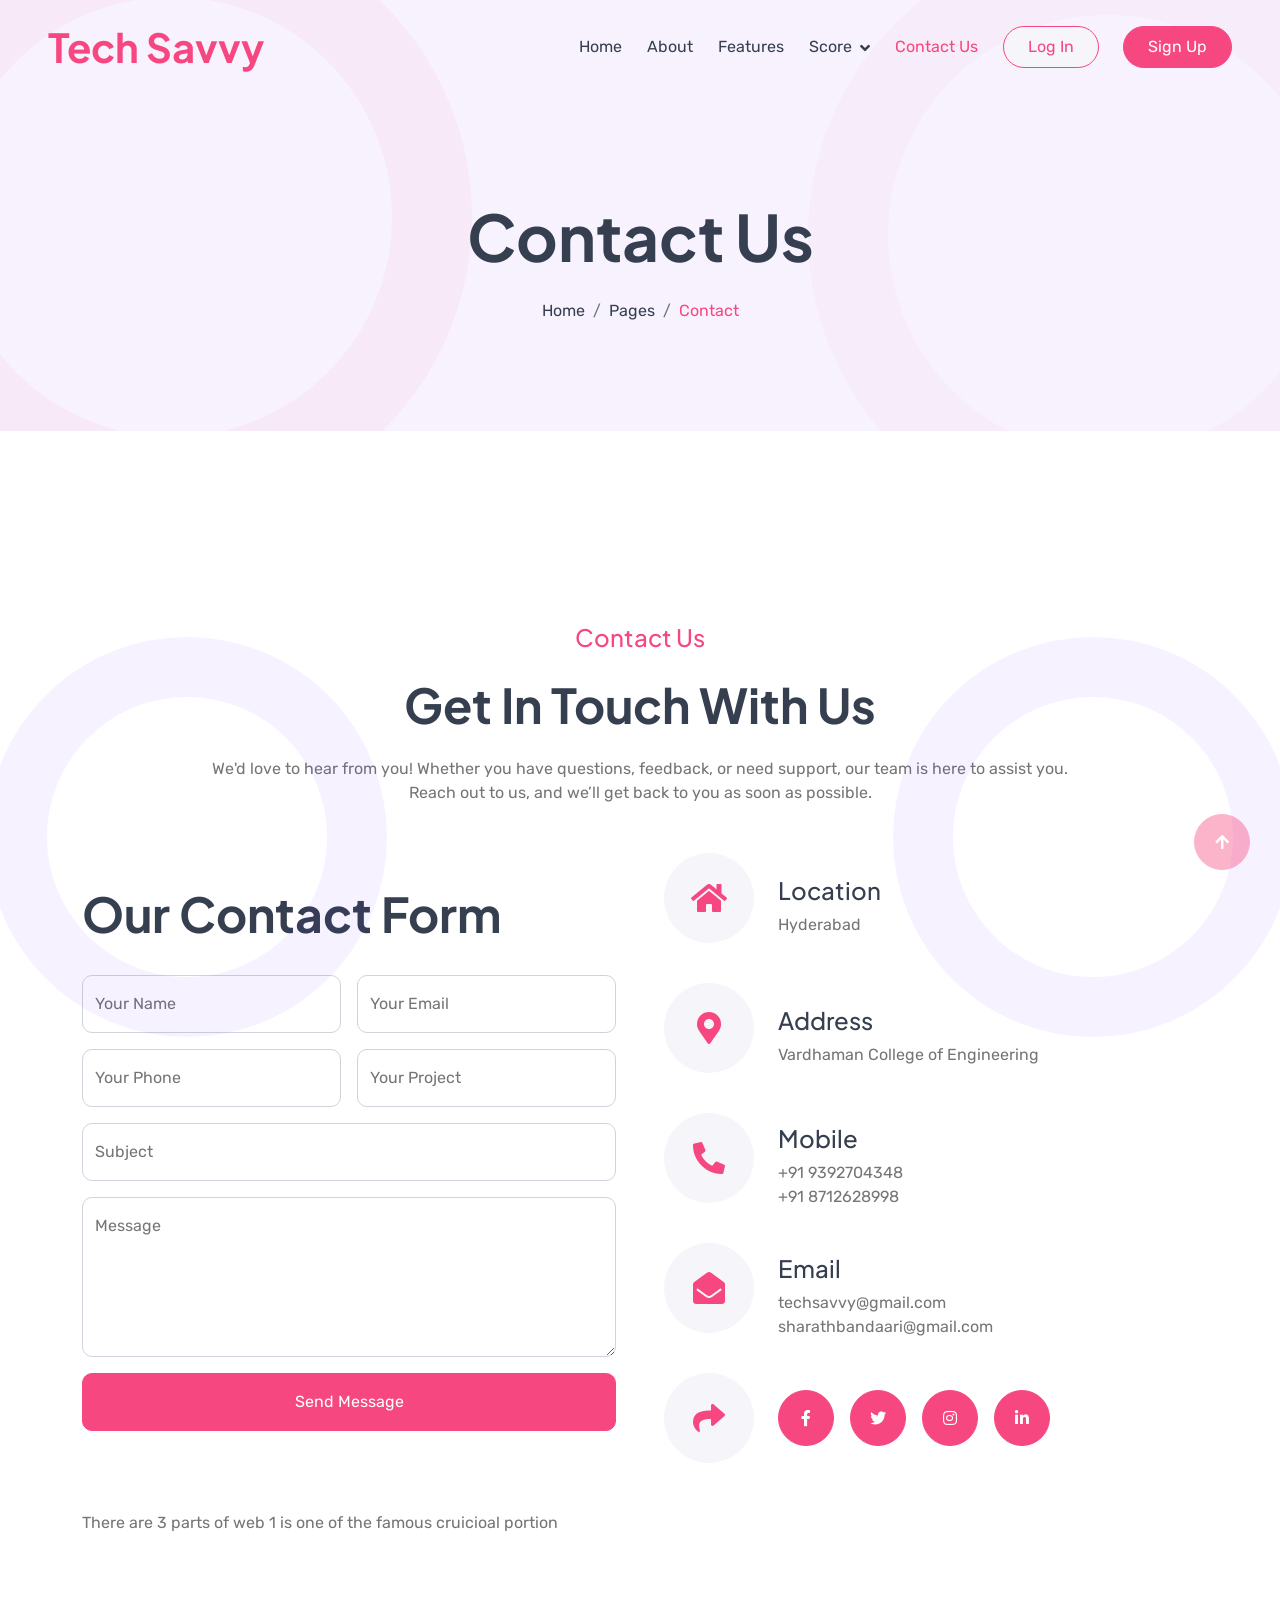
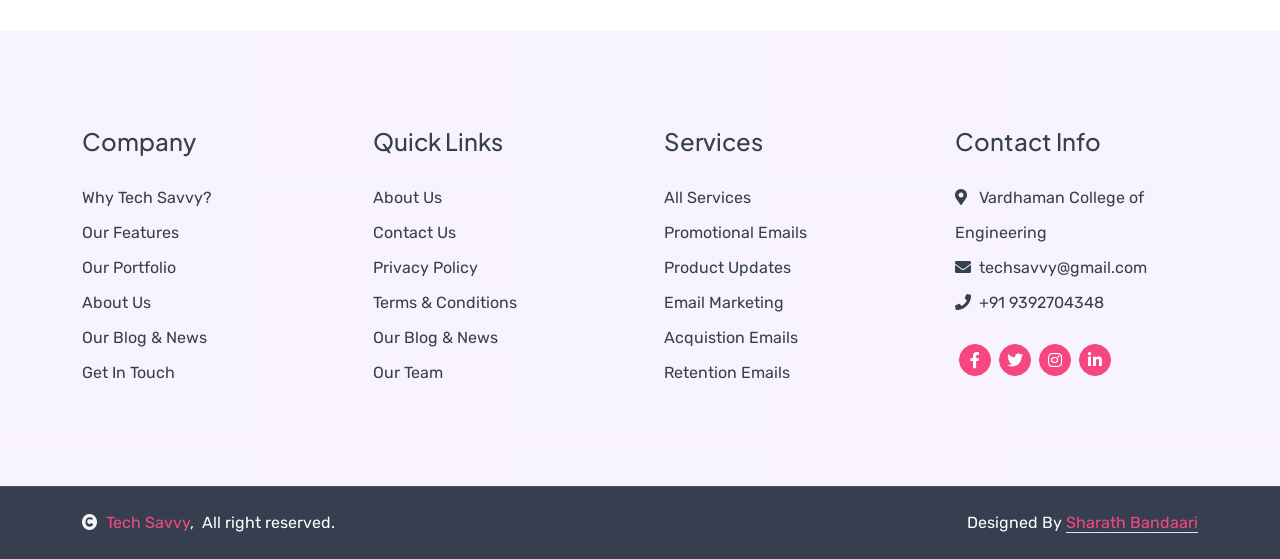
<file: contact.html>
<!DOCTYPE html>
<html lang="en">

    <head>
        <meta charset="utf-8">
        <title>Mailler - SaaS Website Template</title>
        <meta content="width=device-width, initial-scale=1.0" name="viewport">
        <meta content="" name="keywords">
        <meta content="" name="description">

        <!-- Google Web Fonts -->
        <link rel="preconnect" href="https://fonts.googleapis.com">
        <link rel="preconnect" href="https://fonts.gstatic.com" crossorigin>
        <link href="https://fonts.googleapis.com/css2?family=Plus+Jakarta+Sans:wght@500;600;700&family=Rubik:wght@400;500&display=swap" rel="stylesheet"> 

        <!-- Icon Font Stylesheet -->
        <link rel="stylesheet" href="https://use.fontawesome.com/releases/v5.15.4/css/all.css"/>
        <link href="https://cdn.jsdelivr.net/npm/bootstrap-icons@1.4.1/font/bootstrap-icons.css" rel="stylesheet">

        <!-- Libraries Stylesheet -->
        <link href="lib/animate/animate.min.css" rel="stylesheet">
        <link href="lib/owlcarousel/assets/owl.carousel.min.css" rel="stylesheet">
        <link href="lib/lightbox/css/lightbox.min.css" rel="stylesheet">


        <!-- Customized Bootstrap Stylesheet -->
        <link href="css/bootstrap.min.css" rel="stylesheet">

        <!-- Template Stylesheet -->
        <link href="css/style.css" rel="stylesheet">
    </head>

    <body>

        <!-- Spinner Start -->
        <div id="spinner" class="show bg-white position-fixed translate-middle w-100 vh-100 top-50 start-50 d-flex align-items-center justify-content-center">
            <div class="spinner-border text-primary" style="width: 3rem; height: 3rem;" role="status">
                <span class="sr-only">Loading...</span>
            </div>
        </div>
        <!-- Spinner End -->


        <!-- Navbar & Hero Start -->
        <div class="container-fluid p-0">
            <nav class="navbar navbar-expand-lg navbar-light bg-transparent px-4 px-lg-5 py-3 py-lg-0">
                <a href="index.html" class="navbar-brand p-0">
                    <h1 class="display-6 text-primary m-0">Tech Savvy</h1>
                    <!-- <img src="img/logo.png" alt="Logo"> -->
                </a>
                <button class="navbar-toggler" type="button" data-bs-toggle="collapse" data-bs-target="#navbarCollapse">
                    <span class="fa fa-bars"></span>
                </button>
                <div class="collapse navbar-collapse" id="navbarCollapse">
                    <div class="navbar-nav ms-auto py-0">
                        <a href="index.html" class="nav-item nav-link">Home</a>
                        <a href="#" class="nav-item nav-link">About</a>
                        <a href="#" class="nav-item nav-link">Features</a>
                        <div class="nav-item dropdown">
                            <a href="#" class="nav-link dropdown-toggle" data-bs-toggle="dropdown">Score</a>
                            <div class="dropdown-menu m-0">
                                <a href="#" class="dropdown-item">Features</a>
                                <a href="#" class="dropdown-item">Pricing</a>
                                <a href="#" class="dropdown-item">Blog</a>
                                <a href="#" class="dropdown-item">Testimonial</a>
                                <a href="#" class="dropdown-item">404 Page</a>
                            </div>
                        </div>
                        <a href="contact.html" class="nav-item nav-link active">Contact Us</a>
                    </div>
                    <a href="#" class="btn btn-light border border-primary rounded-pill text-primary py-2 px-4 me-4">Log In</a>
                    <a href="#" class="btn btn-primary rounded-pill text-white py-2 px-4">Sign Up</a>
                </div>
            </nav>
        </div>
        <!-- Navbar & Hero End -->


         <!-- Header Start -->
         <div class="container-fluid bg-breadcrumb">
            <ul class="breadcrumb-animation">
                <li></li>
                <li></li>
                <li></li>
                <li></li>
                <li></li>
                <li></li>
                <li></li>
                <li></li>
                <li></li>
                <li></li>
            </ul>
            <div class="container text-center py-5" style="max-width: 900px;">
                <h3 class="display-3 mb-4 wow fadeInDown" data-wow-delay="0.1s">Contact Us</h1>
                <ol class="breadcrumb justify-content-center mb-0 wow fadeInDown" data-wow-delay="0.3s">
                    <li class="breadcrumb-item"><a href="index.html">Home</a></li>
                    <li class="breadcrumb-item"><a href="#">Pages</a></li>
                    <li class="breadcrumb-item active text-primary">Contact</li>
                </ol>    
            </div>
        </div>
        <!-- Header End -->


        <!-- Contact Start -->
        <div class="container-fluid contact py-5">
            <div class="container py-5">
                <div class="text-center mx-auto mb-5 wow fadeInUp" data-wow-delay="0.1s" style="max-width: 900px;">
                    <h4 class="text-primary mb-4">Contact Us</h4>
                    <h1 class="display-5 mb-4">Get In Touch With Us</h1>
                    <p class="mb-0">We'd love to hear from you! Whether you have questions, feedback, or need support, our team is here to assist you. Reach out to us, and we’ll get back to you as soon as possible.
                    </p>
                </div>
                <div class="row g-5 align-items-center">
                    <div class="col-lg-6 wow fadeInLeft" data-wow-delay="0.1s">
                        <h2 class="display-5 mb-2">Our Contact Form</h2>
                        <br>
                        <form>
                            <div class="row g-3">
                                <div class="col-lg-12 col-xl-6">
                                    <div class="form-floating">
                                        <input type="text" class="form-control" id="name" placeholder="Your Name">
                                        <label for="name">Your Name</label>
                                    </div>
                                </div>
                                <div class="col-lg-12 col-xl-6">
                                    <div class="form-floating">
                                        <input type="email" class="form-control" id="email" placeholder="Your Email">
                                        <label for="email">Your Email</label>
                                    </div>
                                </div>
                                <div class="col-lg-12 col-xl-6">
                                    <div class="form-floating">
                                        <input type="phone" class="form-control" id="phone" placeholder="Phone">
                                        <label for="phone">Your Phone</label>
                                    </div>
                                </div>
                                <div class="col-lg-12 col-xl-6">
                                    <div class="form-floating">
                                        <input type="text" class="form-control" id="project" placeholder="Project">
                                        <label for="project">Your Project</label>
                                    </div>
                                </div>
                                <div class="col-12">
                                    <div class="form-floating">
                                        <input type="text" class="form-control" id="subject" placeholder="Subject">
                                        <label for="subject">Subject</label>
                                    </div>
                                </div>
                                <div class="col-12">
                                    <div class="form-floating">
                                        <textarea class="form-control" placeholder="Leave a message here" id="message" style="height: 160px"></textarea>
                                        <label for="message">Message</label>
                                    </div>
                                </div>
                                <div class="col-12">
                                    <button class="btn btn-primary w-100 py-3">Send Message</button>
                                </div>
                            </div>
                        </form>
                    </div>
                    <div class="col-lg-6 wow fadeInRight" data-wow-delay="0.3s">
                        <div class="d-flex align-items-center mb-4">
                            <div class="bg-light d-flex align-items-center justify-content-center mb-3" style="width: 90px; height: 90px; border-radius: 50px;"><i class="fa fa-home fa-2x text-primary"></i></div>
                            <div class="ms-4">
                                <h4>Location</h4>
                                <p class="mb-0">Hyderabad</p>
                            </div>
                        </div>
                        <div class="d-flex align-items-center mb-4">
                            <div class="bg-light d-flex align-items-center justify-content-center mb-3" style="width: 90px; height: 90px; border-radius: 50px;"><i class="fa fa-map-marker-alt fa-2x text-primary"></i></div>
                            <div class="ms-4">
                                <h4>Address</h4>
                                <p class="mb-0">Vardhaman College of Engineering</p>
                            </div>
                        </div>
                        <div class="d-flex align-items-center mb-4">
                            <div class="bg-light d-flex align-items-center justify-content-center mb-3" style="width: 90px; height: 90px; border-radius: 50px;"><i class="fa fa-phone-alt fa-2x text-primary"></i></div>
                            <div class="ms-4">
                                <h4>Mobile</h4>
                                <p class="mb-0">+91 9392704348</p>
                                <p class="mb-0">+91 8712628998</p>
                            </div>
                        </div>
                        <div class="d-flex align-items-center mb-4">
                            <div class="bg-light d-flex align-items-center justify-content-center mb-3" style="width: 90px; height: 90px; border-radius: 50px;"><i class="fa fa-envelope-open fa-2x text-primary"></i></div>
                            <div class="ms-4">
                                <h4>Email</h4>
                                <p class="mb-0">techsavvy@gmail.com</p>
                                <p class="mb-0">sharathbandaari@gmail.com</p>
                            </div>
                        </div>
                        <div class="d-flex align-items-center">
                            <div class="me-4">
                                <div class="bg-light d-flex align-items-center justify-content-center" style="width: 90px; height: 90px; border-radius: 50px;"><i class="fas fa-share fa-2x text-primary"></i></div>
                            </div>
                            <div class="d-flex">
                                <a class="btn btn-lg-square btn-primary rounded-circle me-2" href=""><i class="fab fa-facebook-f"></i></a>
                                <a class="btn btn-lg-square btn-primary rounded-circle mx-2" href=""><i class="fab fa-twitter"></i></a>
                                <a class="btn btn-lg-square btn-primary rounded-circle mx-2" href=""><i class="fab fa-instagram"></i></a>
                                <a class="btn btn-lg-square btn-primary rounded-circle mx-2" href=""><i class="fab fa-linkedin-in"></i></a>
                            </div>
                        </div>
                    </div>
                    <div class="cl">There are 3 parts of web 1 is one of the famous cruicioal portion</div>
                    <!-- <div class="col-12 wow fadeInUp" data-wow-delay="0.1s">
                        <div class="rounded h-100">
                            <iframe class="rounded w-100" 
                            style="height: 500px;" src="https://www.google.com/maps/embed?pb=!1m18!1m12!1m3!1d387191.33750346623!2d-73.97968099999999!3d40.6974881!2m3!1f0!2f0!3f0!3m2!1i1024!2i768!4f13.1!3m3!1m2!1s0x89c24fa5d33f083b%3A0xc80b8f06e177fe62!2sNew%20York%2C%20NY%2C%20USA!5e0!3m2!1sen!2sbd!4v1694259649153!5m2!1sen!2sbd" 
                            loading="lazy" referrerpolicy="no-referrer-when-downgrade"></iframe>
                        </div>
                    </div> -->
                </div>
            </div>
        </div>
        <!-- Contact End -->


        <!-- Footer Start -->
        <div class="container-fluid footer py-5 wow fadeIn" data-wow-delay="0.2s">
            <div class="container py-5">
                <div class="row g-5">
                    <div class="col-md-6 col-lg-6 col-xl-3">
                        <div class="footer-item d-flex flex-column">
                            <h4 class="text-dark mb-4">Company</h4>
                            <a href=""> Why Tech Savvy?</a>
                            <a href=""> Our Features</a>
                            <a href=""> Our Portfolio</a>
                            <a href=""> About Us</a>
                            <a href=""> Our Blog & News</a>
                            <a href=""> Get In Touch</a>
                        </div>
                    </div>
                    <div class="col-md-6 col-lg-6 col-xl-3">
                        <div class="footer-item d-flex flex-column">
                            <h4 class="mb-4 text-dark">Quick Links</h4>
                            <a href=""> About Us</a>
                            <a href=""> Contact Us</a>
                            <a href=""> Privacy Policy</a>
                            <a href=""> Terms & Conditions</a>
                            <a href=""> Our Blog & News</a>
                            <a href=""> Our Team</a>
                        </div>
                    </div>
                    <div class="col-md-6 col-lg-6 col-xl-3">
                        <div class="footer-item d-flex flex-column">
                            <h4 class="mb-4 text-dark">Services</h4>
                            <a href=""> All Services</a>
                            <a href=""> Promotional Emails</a>
                            <a href=""> Product Updates</a>
                            <a href=""> Email Marketing</a>
                            <a href=""> Acquistion Emails</a>
                            <a href=""> Retention Emails</a>
                        </div>
                    </div>
                    <div class="col-md-6 col-lg-6 col-xl-3">
                        <div class="footer-item d-flex flex-column">
                            <h4 class="mb-4 text-dark">Contact Info</h4>
                            <a href=""><i class="fa fa-map-marker-alt me-2"></i> Vardhaman College of Engineering</a>
                            <a href=""><i class="fas fa-envelope me-2"></i>techsavvy@gmail.com</a>
                            <a href=""><i class="fas fa-phone me-2"></i>+91 9392704348</a>
                            <!-- <a href="" class="mb-3"><i class="fas fa-print me-2"></i> +012 345 67890</a> -->
                             <br>
                            <div class="d-flex align-items-center">
                                <!-- <i class="fas fa-share fa-2x text-secondary me-2"></i> -->
                                <a class="btn-square btn btn-primary rounded-circle mx-1" href=""><i class="fab fa-facebook-f"></i></a>
                                <a class="btn-square btn btn-primary rounded-circle mx-1" href=""><i class="fab fa-twitter"></i></a>
                                <a class="btn-square btn btn-primary rounded-circle mx-1" href=""><i class="fab fa-instagram"></i></a>
                                <a class="btn-square btn btn-primary rounded-circle mx-1" href=""><i class="fab fa-linkedin-in"></i></a>
                            </div>
                        </div>
                    </div>
                </div>
            </div>
        </div>
        <!-- Footer End -->

        
        <!-- Copyright Start -->
        <div class="container-fluid copyright py-4">
            <div class="container">
                <div class="row g-4 align-items-center">
                    <div class="col-md-6 text-center text-md-start mb-md-0">
                        <span class="text-white"><a href="#"><i class="fas fa-copyright text-light me-2"></i>Tech Savvy</a>, &nbsp;All right reserved.</span>
                    </div>
                    <div class="col-md-6 text-center text-md-end text-white">
                        <!--/*** This template is free as long as you keep the below author’s credit link/attribution link/backlink. ***/-->
                        <!--/*** If you'd like to use the template without the below author’s credit link/attribution link/backlink, ***/-->
                        <!--/*** you can purchase the Credit Removal License from "https://htmlcodex.com/credit-removal". ***/-->
                        Designed By <a class="border-bottom" href="https://htmlcodex.com">Sharath Bandaari</a>
                    </div>
                </div>
            </div>
        </div>
        <!-- Copyright End -->


        <!-- Back to Top -->
        <a href="#" class="btn btn-primary btn-lg-square back-to-top"><i class="fa fa-arrow-up"></i></a>   

        
    <!-- JavaScript Libraries -->
    <script src="https://ajax.googleapis.com/ajax/libs/jquery/3.6.4/jquery.min.js"></script>
    <script src="https://cdn.jsdelivr.net/npm/bootstrap@5.0.0/dist/js/bootstrap.bundle.min.js"></script>
    <script src="lib/wow/wow.min.js"></script>
    <script src="lib/easing/easing.min.js"></script>
    <script src="lib/waypoints/waypoints.min.js"></script>
    <script src="lib/counterup/counterup.min.js"></script>
    <script src="lib/owlcarousel/owl.carousel.min.js"></script>
    <script src="lib/lightbox/js/lightbox.min.js"></script>
    

    <!-- Template Javascript -->
    <script src="js/main.js"></script>
    </body>

</html>
</file>
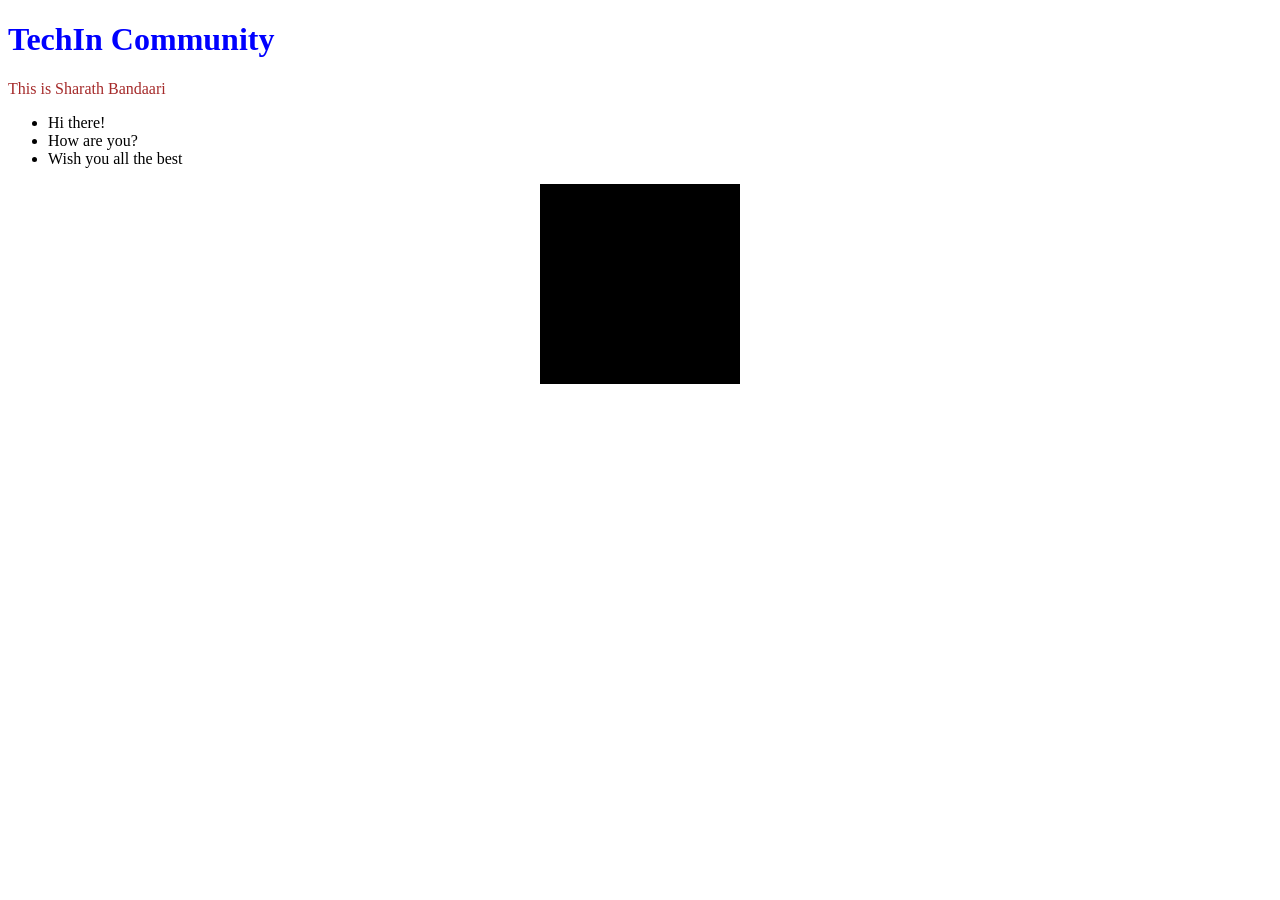
<file: index1.html>
<!DOCTYPE html>
<html lang="en">
<head>
    <meta charset="UTF-8">
    <meta name="viewport" content="width=device-width, initial-scale=1.0">
    <title>DevIgnite</title>
    <link rel="stylesheet" href="style1.css">
</head>
<body>
    <h1>TechIn Community</h1>
    <p>This is Sharath Bandaari</p>
    <ul type="ol">
        <li>Hi there!</li>
        <li>How are you?</li>
        <li>Wish you all the best</li>
    </ul>
    <div class="box"></div> <!-- test case : the div should be centered to the screen-->
</body>
</html>
</file>
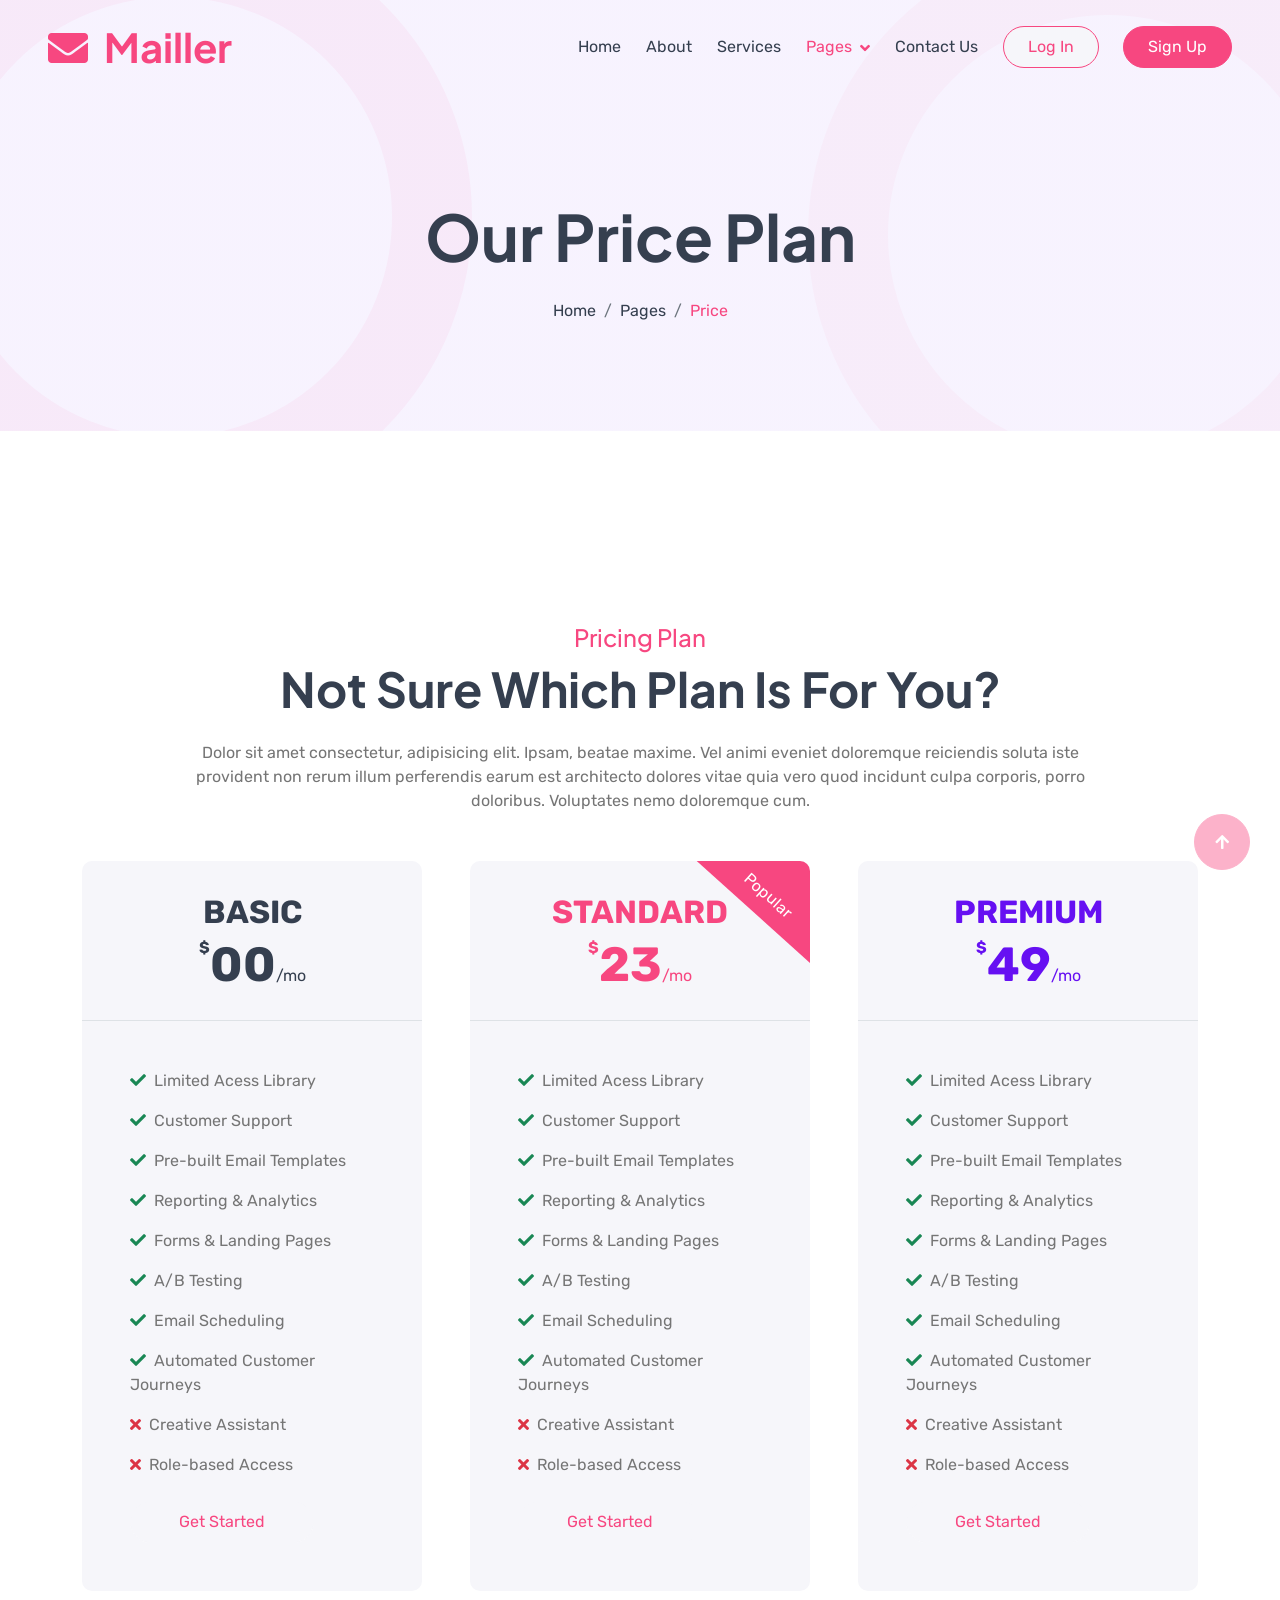
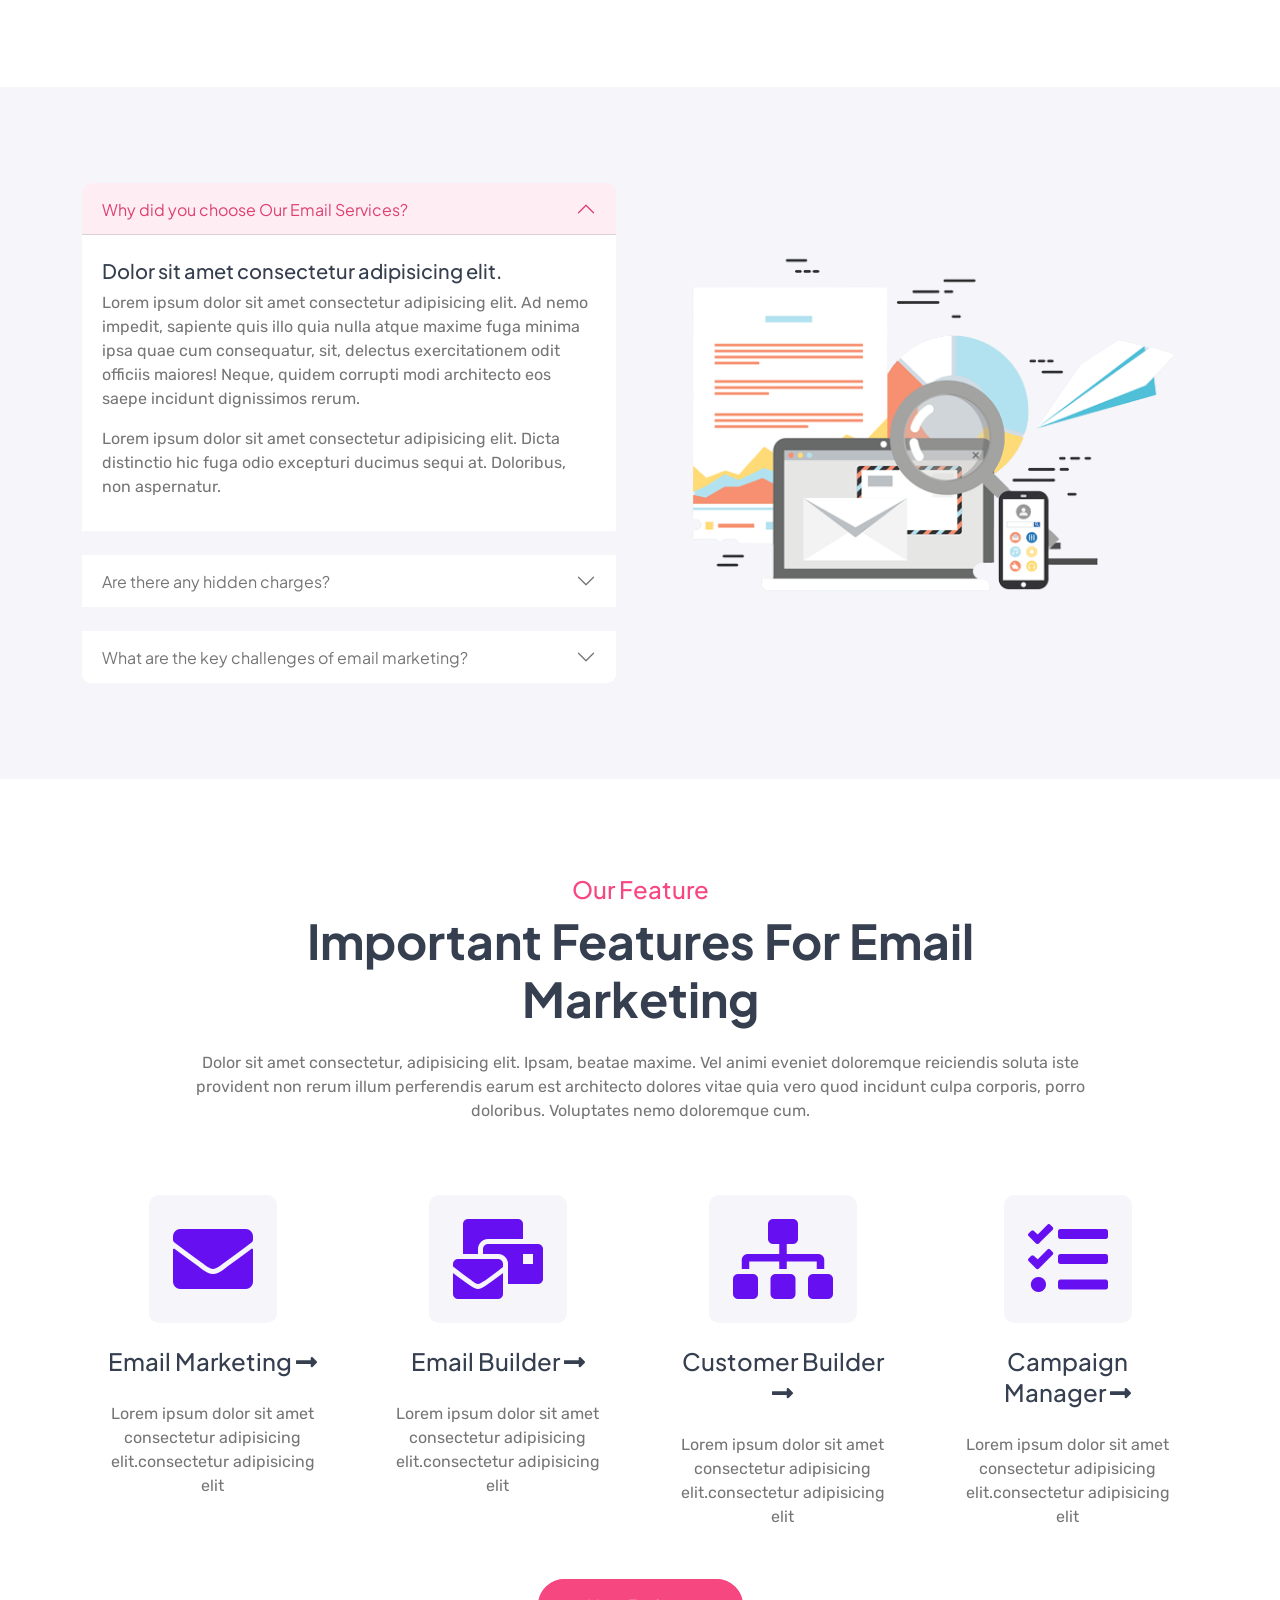
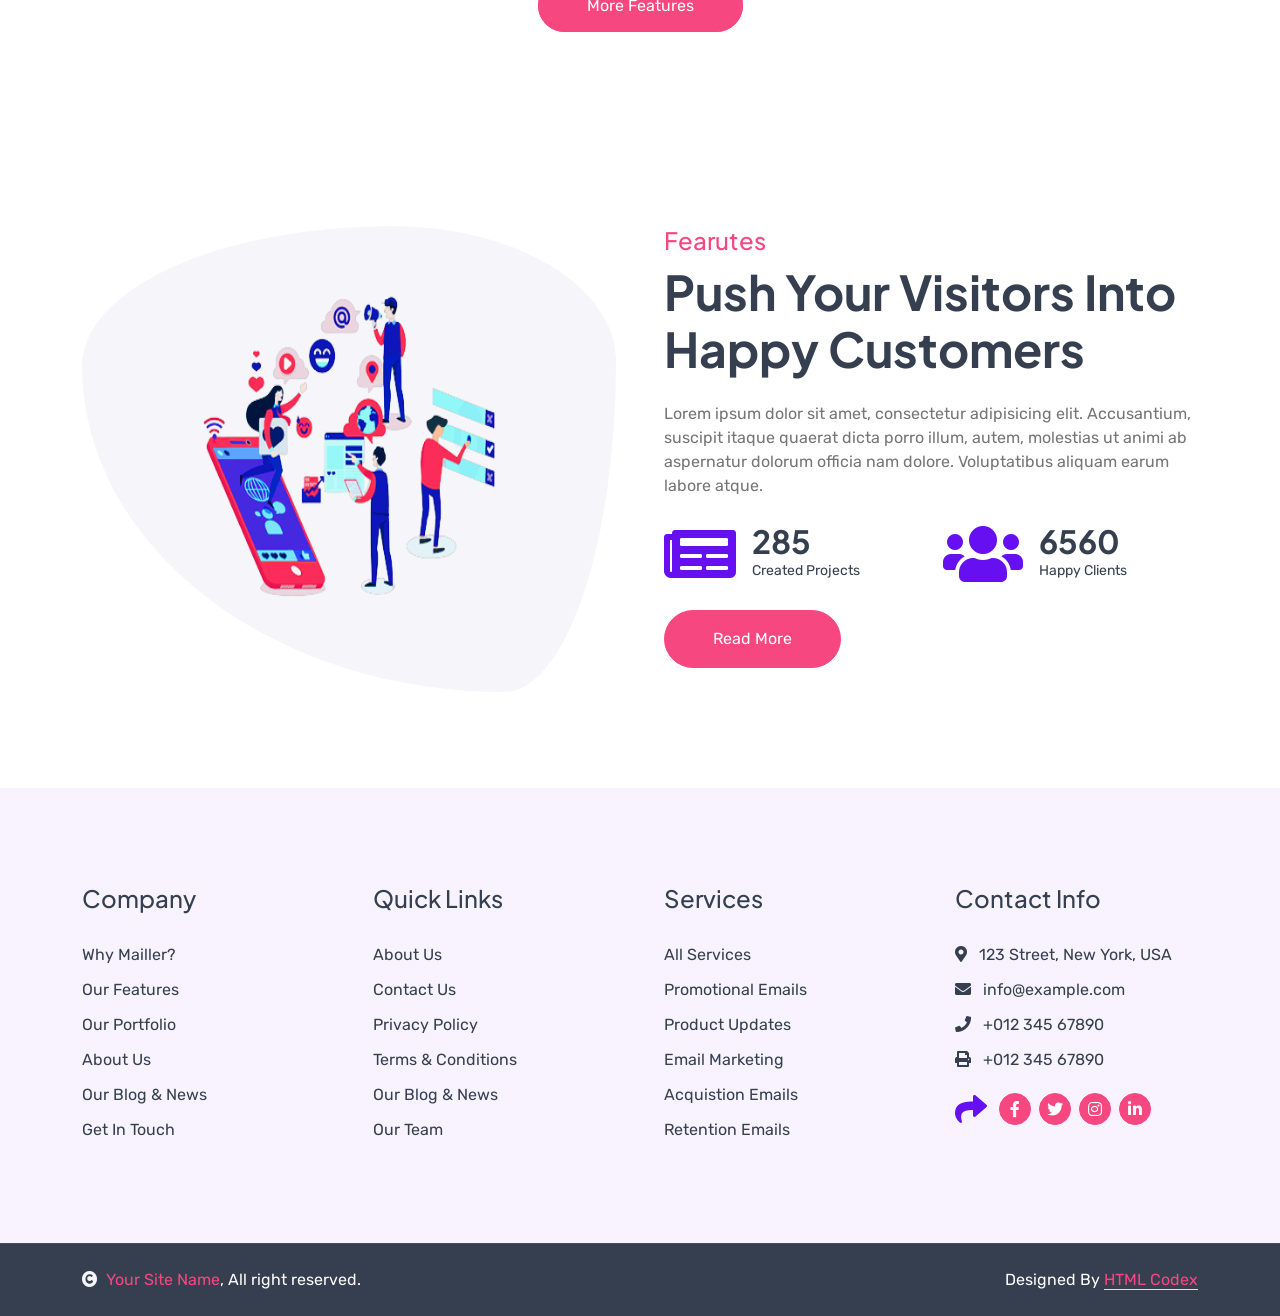
<file: pricing.html>
<!DOCTYPE html>
<html lang="en">

    <head>
        <meta charset="utf-8">
        <title>Mailler - SaaS Website Template</title>
        <meta content="width=device-width, initial-scale=1.0" name="viewport">
        <meta content="" name="keywords">
        <meta content="" name="description">

        <!-- Google Web Fonts -->
        <link rel="preconnect" href="https://fonts.googleapis.com">
        <link rel="preconnect" href="https://fonts.gstatic.com" crossorigin>
        <link href="https://fonts.googleapis.com/css2?family=Plus+Jakarta+Sans:wght@500;600;700&family=Rubik:wght@400;500&display=swap" rel="stylesheet"> 

        <!-- Icon Font Stylesheet -->
        <link rel="stylesheet" href="https://use.fontawesome.com/releases/v5.15.4/css/all.css"/>
        <link href="https://cdn.jsdelivr.net/npm/bootstrap-icons@1.4.1/font/bootstrap-icons.css" rel="stylesheet">

        <!-- Libraries Stylesheet -->
        <link href="lib/animate/animate.min.css" rel="stylesheet">
        <link href="lib/owlcarousel/assets/owl.carousel.min.css" rel="stylesheet">
        <link href="lib/lightbox/css/lightbox.min.css" rel="stylesheet">


        <!-- Customized Bootstrap Stylesheet -->
        <link href="css/bootstrap.min.css" rel="stylesheet">

        <!-- Template Stylesheet -->
        <link href="css/style.css" rel="stylesheet">
    </head>

    <body>

        <!-- Spinner Start -->
        <div id="spinner" class="show bg-white position-fixed translate-middle w-100 vh-100 top-50 start-50 d-flex align-items-center justify-content-center">
            <div class="spinner-border text-primary" style="width: 3rem; height: 3rem;" role="status">
                <span class="sr-only">Loading...</span>
            </div>
        </div>
        <!-- Spinner End -->


        <!-- Navbar & Hero Start -->
        <div class="container-fluid p-0">
            <nav class="navbar navbar-expand-lg navbar-light bg-transparent px-4 px-lg-5 py-3 py-lg-0">
                <a href="index.html" class="navbar-brand p-0">
                    <h1 class="display-6 text-primary m-0"><i class="fas fa-envelope me-3"></i>Mailler</h1>
                    <!-- <img src="img/logo.png" alt="Logo"> -->
                </a>
                <button class="navbar-toggler" type="button" data-bs-toggle="collapse" data-bs-target="#navbarCollapse">
                    <span class="fa fa-bars"></span>
                </button>
                <div class="collapse navbar-collapse" id="navbarCollapse">
                    <div class="navbar-nav ms-auto py-0">
                        <a href="index.html" class="nav-item nav-link">Home</a>
                        <a href="about.html" class="nav-item nav-link">About</a>
                        <a href="service.html" class="nav-item nav-link">Services</a>
                        <div class="nav-item dropdown">
                            <a href="#" class="nav-link dropdown-toggle active" data-bs-toggle="dropdown">Pages</a>
                            <div class="dropdown-menu m-0">
                                <a href="feature.html" class="dropdown-item">Features</a>
                                <a href="pricing.html" class="dropdown-item active">Pricing</a>
                                <a href="blog.html" class="dropdown-item">Blog</a>
                                <a href="testimonial.html" class="dropdown-item">Testimonial</a>
                                <a href="404.html" class="dropdown-item">404 Page</a>
                            </div>
                        </div>
                        <a href="contact.html" class="nav-item nav-link">Contact Us</a>
                    </div>
                    <a href="#" class="btn btn-light border border-primary rounded-pill text-primary py-2 px-4 me-4">Log In</a>
                    <a href="#" class="btn btn-primary rounded-pill text-white py-2 px-4">Sign Up</a>
                </div>
            </nav>
        </div>
        <!-- Navbar & Hero End -->


         <!-- Header Start -->
         <div class="container-fluid bg-breadcrumb">
            <ul class="breadcrumb-animation">
                <li></li>
                <li></li>
                <li></li>
                <li></li>
                <li></li>
                <li></li>
                <li></li>
                <li></li>
                <li></li>
                <li></li>
            </ul>
            <div class="container text-center py-5" style="max-width: 900px;">
                <h3 class="display-3 mb-4 wow fadeInDown" data-wow-delay="0.1s">Our Price Plan</h1>
                <ol class="breadcrumb justify-content-center mb-0 wow fadeInDown" data-wow-delay="0.3s">
                    <li class="breadcrumb-item"><a href="index.html">Home</a></li>
                    <li class="breadcrumb-item"><a href="#">Pages</a></li>
                    <li class="breadcrumb-item active text-primary">Price</li>
                </ol>    
            </div>
        </div>
        
        <!-- Header End -->


        <!-- Pricing Start -->
        <div class="container-fluid price py-5">
            <div class="container py-5">
                <div class="text-center mx-auto mb-5 wow fadeInUp" data-wow-delay="0.1s" style="max-width: 900px;">
                    <h4 class="text-primary">Pricing Plan</h4>
                    <h1 class="display-5 mb-4">Not Sure Which Plan Is For You?</h1>
                    <p class="mb-0">Dolor sit amet consectetur, adipisicing elit. Ipsam, beatae maxime. Vel animi eveniet doloremque reiciendis soluta iste provident non rerum illum perferendis earum est architecto dolores vitae quia vero quod incidunt culpa corporis, porro doloribus. Voluptates nemo doloremque cum.
                    </p>
                </div>
                <div class="row g-5 justify-content-center">
                    <div class="col-md-6 col-lg-6 col-xl-4 wow fadeInUp" data-wow-delay="0.1s">
                        <div class="price-item bg-light rounded text-center">
                            <div class="text-center text-dark border-bottom d-flex flex-column justify-content-center p-4" style="width: 100%; height: 160px;">
                                <p class="fs-2 fw-bold text-uppercase mb-0">BASIC</p>
                                <div class="d-flex justify-content-center">
                                    <strong class="align-self-start">$</strong>
                                    <p class="mb-0"><span class="display-5">00</span>/mo</p>
                                </div>                        
                            </div>
                            <div class="text-start p-5">
                                <p><i class="fas fa-check text-success me-1"></i> Limited Acess Library</p>
                                <p><i class="fas fa-check text-success me-1"></i> Customer Support</p>
                                <p><i class="fas fa-check text-success me-1"></i> Pre-built Email Templates</p>
                                <p><i class="fas fa-check text-success me-1"></i> Reporting & Analytics</p>
                                <p><i class="fas fa-check text-success me-1"></i> Forms & Landing Pages</p>
                                <p><i class="fas fa-check text-success me-1"></i> A/B Testing</p>
                                <p><i class="fas fa-check text-success me-1"></i> Email Scheduling</p>
                                <p><i class="fas fa-check text-success me-1"></i> Automated Customer Journeys</p>
                                <p><i class="fas fa-times text-danger me-1"></i> Creative Assistant</p>
                                <p class="mb-4"><i class="fas fa-times text-danger me-1"></i> Role-based Access</p>
                                <button class="btn btn-light rounded-pill py-2 px-5" type="button">Get Started</button>
                            </div>
                        </div>
                    </div>
                    <div class="col-md-6 col-lg-6 col-xl-4 wow fadeInUp" data-wow-delay="0.3s">
                        <div class="price-item bg-light rounded text-center">
                            <div class="pice-item-offer">Popular</div>
                            <div class="text-center text-primary border-bottom d-flex flex-column justify-content-center p-4" style="width: 100%; height: 160px;">
                                <p class="fs-2 fw-bold text-uppercase mb-0">Standard</p>
                                <div class="d-flex justify-content-center">
                                    <strong class="align-self-start">$</strong>
                                    <p class="mb-0"><span class="display-5">23</span>/mo</p>
                                </div>                        
                            </div>
                            <div class="text-start p-5">
                                <p><i class="fas fa-check text-success me-1"></i> Limited Acess Library</p>
                                <p><i class="fas fa-check text-success me-1"></i> Customer Support</p>
                                <p><i class="fas fa-check text-success me-1"></i> Pre-built Email Templates</p>
                                <p><i class="fas fa-check text-success me-1"></i> Reporting & Analytics</p>
                                <p><i class="fas fa-check text-success me-1"></i> Forms & Landing Pages</p>
                                <p><i class="fas fa-check text-success me-1"></i> A/B Testing</p>
                                <p><i class="fas fa-check text-success me-1"></i> Email Scheduling</p>
                                <p><i class="fas fa-check text-success me-1"></i> Automated Customer Journeys</p>
                                <p><i class="fas fa-times text-danger me-1"></i> Creative Assistant</p>
                                <p class="mb-4"><i class="fas fa-times text-danger me-1"></i> Role-based Access</p>
                                <button class="btn btn-light rounded-pill py-2 px-5" type="button">Get Started</button>
                            </div>
                        </div>
                    </div>
                    <div class="col-md-6 col-lg-6 col-xl-4 wow fadeInUp" data-wow-delay="0.5s">
                        <div class="price-item bg-light rounded text-center">
                            <div class="text-center text-secondary border-bottom d-flex flex-column justify-content-center p-4" style="width: 100%; height: 160px;">
                                <p class="fs-2 fw-bold text-uppercase mb-0">Premium</p>
                                <div class="d-flex justify-content-center">
                                    <strong class="align-self-start">$</strong>
                                    <p class="mb-0"><span class="display-5">49</span>/mo</p>
                                </div>                        
                            </div>
                            <div class="text-start p-5">
                                <p><i class="fas fa-check text-success me-1"></i> Limited Acess Library</p>
                                <p><i class="fas fa-check text-success me-1"></i> Customer Support</p>
                                <p><i class="fas fa-check text-success me-1"></i> Pre-built Email Templates</p>
                                <p><i class="fas fa-check text-success me-1"></i> Reporting & Analytics</p>
                                <p><i class="fas fa-check text-success me-1"></i> Forms & Landing Pages</p>
                                <p><i class="fas fa-check text-success me-1"></i> A/B Testing</p>
                                <p><i class="fas fa-check text-success me-1"></i> Email Scheduling</p>
                                <p><i class="fas fa-check text-success me-1"></i> Automated Customer Journeys</p>
                                <p><i class="fas fa-times text-danger me-1"></i> Creative Assistant</p>
                                <p class="mb-4"><i class="fas fa-times text-danger me-1"></i> Role-based Access</p>
                                <button class="btn btn-light rounded-pill py-2 px-5" type="button">Get Started</button>
                            </div>
                        </div>
                    </div>
                </div>
            </div>
        </div>
        <!-- Pricing End -->


        <!-- FAQ Start -->
        <div class="container-fluid FAQ bg-light overflow-hidden py-5">
            <div class="container py-5">
                <div class="row g-5 align-items-center">
                    <div class="col-lg-6 wow fadeInLeft" data-wow-delay="0.1s">
                       <div class="accordion" id="accordionExample">
                            <div class="accordion-item border-0 mb-4">
                                <h2 class="accordion-header" id="headingOne">
                                    <button class="accordion-button rounded-top" type="button" data-bs-toggle="collapse" data-bs-target="#collapseOne" aria-expanded="true" aria-controls="collapseTOne">
                                        Why did you choose Our Email Services?
                                    </button>
                                </h2>
                                <div id="collapseOne" class="accordion-collapse collapse show" aria-labelledby="headingOne" data-bs-parent="#accordionExample">
                                    <div class="accordion-body my-2">
                                        <h5>Dolor sit amet consectetur adipisicing elit.</h5>
                                        <p>Lorem ipsum dolor sit amet consectetur adipisicing elit. Ad nemo impedit, sapiente quis illo quia nulla atque maxime fuga minima ipsa quae cum consequatur, sit, delectus exercitationem odit officiis maiores! Neque, quidem corrupti modi architecto eos saepe incidunt dignissimos rerum.</p>
                                        <p>Lorem ipsum dolor sit amet consectetur adipisicing elit. Dicta distinctio hic fuga odio excepturi ducimus sequi at. Doloribus, non aspernatur.</p>
                                    </div>
                                </div>
                            </div>
                            <div class="accordion-item border-0 mb-4">
                                <h2 class="accordion-header" id="headingTwo">
                                    <button class="accordion-button collapsed rounded-top" type="button" data-bs-toggle="collapse" data-bs-target="#collapseTwo" aria-expanded="false" aria-controls="collapseTwo">
                                        Are there any hidden charges? 
                                    </button>
                                </h2>
                                <div id="collapseTwo" class="accordion-collapse collapse" aria-labelledby="headingTwo" data-bs-parent="#accordionExample">
                                    <div class="accordion-body my-2">
                                        <h5>Dolor sit amet consectetur adipisicing elit.</h5>
                                        <p>Lorem ipsum dolor sit amet consectetur adipisicing elit. Ad nemo impedit, sapiente quis illo quia nulla atque maxime fuga minima ipsa quae cum consequatur, sit, delectus exercitationem odit officiis maiores! Neque, quidem corrupti modi architecto eos saepe incidunt dignissimos rerum.</p>
                                        <p>Lorem ipsum dolor sit amet consectetur adipisicing elit. Dicta distinctio hic fuga odio excepturi ducimus sequi at. Doloribus, non aspernatur.</p>
                                    </div>
                                </div>
                            </div>
                            <div class="accordion-item border-0">
                                <h2 class="accordion-header" id="headingThree">
                                    <button class="accordion-button collapsed rounded-top" type="button" data-bs-toggle="collapse" data-bs-target="#collapseThree" aria-expanded="false" aria-controls="collapseThree">
                                        What are the key challenges of email marketing?
                                    </button>
                                </h2>
                                <div id="collapseThree" class="accordion-collapse collapse" aria-labelledby="headingThree" data-bs-parent="#accordionExample">
                                    <div class="accordion-body my-2">
                                        <h5>Dolor sit amet consectetur adipisicing elit.</h5>
                                        <p>Lorem ipsum dolor sit amet consectetur adipisicing elit. Ad nemo impedit, sapiente quis illo quia nulla atque maxime fuga minima ipsa quae cum consequatur, sit, delectus exercitationem odit officiis maiores! Neque, quidem corrupti modi architecto eos saepe incidunt dignissimos rerum.</p>
                                        <p>Lorem ipsum dolor sit amet consectetur adipisicing elit. Dicta distinctio hic fuga odio excepturi ducimus sequi at. Doloribus, non aspernatur.</p>
                                    </div>
                                </div>
                            </div>
                       </div>
                    </div>
                    <div class="col-lg-6 wow fadeInRight" data-wow-delay="0.3s">
                        <div class="FAQ-img RotateMoveRight rounded">
                            <img src="img/about-1.png" class="img-fluid w-100" alt="">
                        </div>
                    </div>
                </div>
            </div>
        </div>
        <!-- FAQ End -->


        <!-- Feature Start -->
        <div class="container-fluid feature overflow-hidden py-5">
            <div class="container py-5">
                <div class="text-center mx-auto mb-5 wow fadeInUp" data-wow-delay="0.1s" style="max-width: 900px;">
                    <h4 class="text-primary">Our Feature</h4>
                    <h1 class="display-5 mb-4">Important Features For Email Marketing</h1>
                    <p class="mb-0">Dolor sit amet consectetur, adipisicing elit. Ipsam, beatae maxime. Vel animi eveniet doloremque reiciendis soluta iste provident non rerum illum perferendis earum est architecto dolores vitae quia vero quod incidunt culpa corporis, porro doloribus. Voluptates nemo doloremque cum.
                    </p>
                </div>
                <div class="row g-4 justify-content-center text-center mb-5">
                    <div class="col-md-6 col-lg-4 col-xl-3 wow fadeInUp" data-wow-delay="0.1s">
                        <div class="text-center p-4">
                            <div class="d-inline-block rounded bg-light p-4 mb-4"><i class="fas fa-envelope fa-5x text-secondary"></i></div>
                            <div class="feature-content">
                                <a href="#" class="h4">Email Marketing <i class="fa fa-long-arrow-alt-right"></i></a>
                                <p class="mt-4 mb-0">Lorem ipsum dolor sit amet consectetur adipisicing elit.consectetur adipisicing elit
                                </p>
                            </div>
                        </div>
                    </div>
                    <div class="col-md-6 col-lg-4 col-xl-3 wow fadeInUp" data-wow-delay="0.3s">
                        <div class="text-center p-4">
                            <div class="d-inline-block rounded bg-light p-4 mb-4"><i class="fas fa-mail-bulk fa-5x text-secondary"></i></div>
                            <div class="feature-content">
                                <a href="#" class="h4">Email Builder <i class="fa fa-long-arrow-alt-right"></i></a>
                                <p class="mt-4 mb-0">Lorem ipsum dolor sit amet consectetur adipisicing elit.consectetur adipisicing elit
                                </p>
                            </div>
                        </div>
                    </div>
                    <div class="col-md-6 col-lg-4 col-xl-3 wow fadeInUp" data-wow-delay="0.5s">
                        <div class="text-center rounded p-4">
                            <div class="d-inline-block rounded bg-light p-4 mb-4"><i class="fas fa-sitemap fa-5x text-secondary"></i></div>
                            <div class="feature-content">
                                <a href="#" class="h4">Customer Builder <i class="fa fa-long-arrow-alt-right"></i></a>
                                <p class="mt-4 mb-0">Lorem ipsum dolor sit amet consectetur adipisicing elit.consectetur adipisicing elit
                                </p>
                            </div>
                        </div>
                    </div>
                    <div class="col-md-6 col-lg-4 col-xl-3 wow fadeInUp" data-wow-delay="0.7s">
                        <div class="text-center rounded p-4">
                            <div class="d-inline-block rounded bg-light p-4 mb-4"><i class="fas fa-tasks fa-5x text-secondary"></i></div>
                            <div class="feature-content">
                                <a href="#" class="h4">Campaign Manager <i class="fa fa-long-arrow-alt-right"></i></a>
                                <p class="mt-4 mb-0">Lorem ipsum dolor sit amet consectetur adipisicing elit.consectetur adipisicing elit
                                </p>
                            </div>
                        </div>
                    </div>
                    <div class="col-12 wow fadeInUp" data-wow-delay="0.1s">
                        <div class="my-3">
                            <a href="#" class="btn btn-primary d-inline rounded-pill px-5 py-3">More Features</a>
                        </div>
                    </div>
                </div>
                <div class="row g-5 pt-5" style="margin-top: 6rem;">
                    <div class="col-lg-6 wow fadeInLeft" data-wow-delay="0.1s">
                        <div class="feature-img RotateMoveLeft h-100" style="object-fit: cover;">
                            <img src="img/features-1.png" class="img-fluid w-100 h-100" alt="">
                        </div>
                    </div>
                    <div class="col-lg-6 wow fadeInRight" data-wow-delay="0.1s">
                        <h4 class="text-primary">Fearutes</h4>
                        <h1 class="display-5 mb-4">Push Your Visitors Into Happy Customers</h1>
                        <p class="mb-4">Lorem ipsum dolor sit amet, consectetur adipisicing elit. Accusantium, suscipit itaque quaerat dicta porro illum, autem, molestias ut animi ab aspernatur dolorum officia nam dolore. Voluptatibus aliquam earum labore atque.
                        </p>
                        <div class="row g-4">
                            <div class="col-6">
                                <div class="d-flex">
                                    <i class="fas fa-newspaper fa-4x text-secondary"></i>
                                    <div class="d-flex flex-column ms-3">
                                        <h2 class="mb-0 fw-bold">285</h2>
                                        <small class="text-dark">Created Projects</small>
                                    </div>
                                </div>
                            </div>
                            <div class="col-6">
                                <div class="d-flex">
                                    <i class="fas fa-users fa-4x text-secondary"></i>
                                    <div class="d-flex flex-column ms-3">
                                        <h2 class="mb-0 fw-bold">6560</h2>
                                        <small class="text-dark">Happy Clients</small>
                                    </div>
                                </div>
                            </div>
                        </div>
                        <div class="my-4">
                            <a href="#" class="btn btn-primary rounded-pill py-3 px-5">Read More</a>
                        </div>
                    </div>
                </div>
            </div>
        </div>
        <!-- Feature End -->


        <!-- Footer Start -->
        <div class="container-fluid footer py-5 wow fadeIn" data-wow-delay="0.2s">
            <div class="container py-5">
                <div class="row g-5">
                    <div class="col-md-6 col-lg-6 col-xl-3">
                        <div class="footer-item d-flex flex-column">
                            <h4 class="text-dark mb-4">Company</h4>
                            <a href=""> Why Mailler?</a>
                            <a href=""> Our Features</a>
                            <a href=""> Our Portfolio</a>
                            <a href=""> About Us</a>
                            <a href=""> Our Blog & News</a>
                            <a href=""> Get In Touch</a>
                        </div>
                    </div>
                    <div class="col-md-6 col-lg-6 col-xl-3">
                        <div class="footer-item d-flex flex-column">
                            <h4 class="mb-4 text-dark">Quick Links</h4>
                            <a href=""> About Us</a>
                            <a href=""> Contact Us</a>
                            <a href=""> Privacy Policy</a>
                            <a href=""> Terms & Conditions</a>
                            <a href=""> Our Blog & News</a>
                            <a href=""> Our Team</a>
                        </div>
                    </div>
                    <div class="col-md-6 col-lg-6 col-xl-3">
                        <div class="footer-item d-flex flex-column">
                            <h4 class="mb-4 text-dark">Services</h4>
                            <a href=""> All Services</a>
                            <a href=""> Promotional Emails</a>
                            <a href=""> Product Updates</a>
                            <a href=""> Email Marketing</a>
                            <a href=""> Acquistion Emails</a>
                            <a href=""> Retention Emails</a>
                        </div>
                    </div>
                    <div class="col-md-6 col-lg-6 col-xl-3">
                        <div class="footer-item d-flex flex-column">
                            <h4 class="mb-4 text-dark">Contact Info</h4>
                            <a href=""><i class="fa fa-map-marker-alt me-2"></i> 123 Street, New York, USA</a>
                            <a href=""><i class="fas fa-envelope me-2"></i> info@example.com</a>
                            <a href=""><i class="fas fa-phone me-2"></i> +012 345 67890</a>
                            <a href="" class="mb-3"><i class="fas fa-print me-2"></i> +012 345 67890</a>
                            <div class="d-flex align-items-center">
                                <i class="fas fa-share fa-2x text-secondary me-2"></i>
                                <a class="btn-square btn btn-primary rounded-circle mx-1" href=""><i class="fab fa-facebook-f"></i></a>
                                <a class="btn-square btn btn-primary rounded-circle mx-1" href=""><i class="fab fa-twitter"></i></a>
                                <a class="btn-square btn btn-primary rounded-circle mx-1" href=""><i class="fab fa-instagram"></i></a>
                                <a class="btn-square btn btn-primary rounded-circle mx-1" href=""><i class="fab fa-linkedin-in"></i></a>
                            </div>
                        </div>
                    </div>
                </div>
            </div>
        </div>
        <!-- Footer End -->

        
        <!-- Copyright Start -->
        <div class="container-fluid copyright py-4">
            <div class="container">
                <div class="row g-4 align-items-center">
                    <div class="col-md-6 text-center text-md-start mb-md-0">
                        <span class="text-white"><a href="#"><i class="fas fa-copyright text-light me-2"></i>Your Site Name</a>, All right reserved.</span>
                    </div>
                    <div class="col-md-6 text-center text-md-end text-white">
                        <!--/*** This template is free as long as you keep the below author’s credit link/attribution link/backlink. ***/-->
                        <!--/*** If you'd like to use the template without the below author’s credit link/attribution link/backlink, ***/-->
                        <!--/*** you can purchase the Credit Removal License from "https://htmlcodex.com/credit-removal". ***/-->
                        Designed By <a class="border-bottom" href="https://htmlcodex.com">HTML Codex</a>
                    </div>
                </div>
            </div>
        </div>
        <!-- Copyright End -->


        <!-- Back to Top -->
        <a href="#" class="btn btn-primary btn-lg-square back-to-top"><i class="fa fa-arrow-up"></i></a>   

        
    <!-- JavaScript Libraries -->
    <script src="https://ajax.googleapis.com/ajax/libs/jquery/3.6.4/jquery.min.js"></script>
    <script src="https://cdn.jsdelivr.net/npm/bootstrap@5.0.0/dist/js/bootstrap.bundle.min.js"></script>
    <script src="lib/wow/wow.min.js"></script>
    <script src="lib/easing/easing.min.js"></script>
    <script src="lib/waypoints/waypoints.min.js"></script>
    <script src="lib/counterup/counterup.min.js"></script>
    <script src="lib/owlcarousel/owl.carousel.min.js"></script>
    <script src="lib/lightbox/js/lightbox.min.js"></script>
    

    <!-- Template Javascript -->
    <script src="js/main.js"></script>
    </body>

</html>
</file>
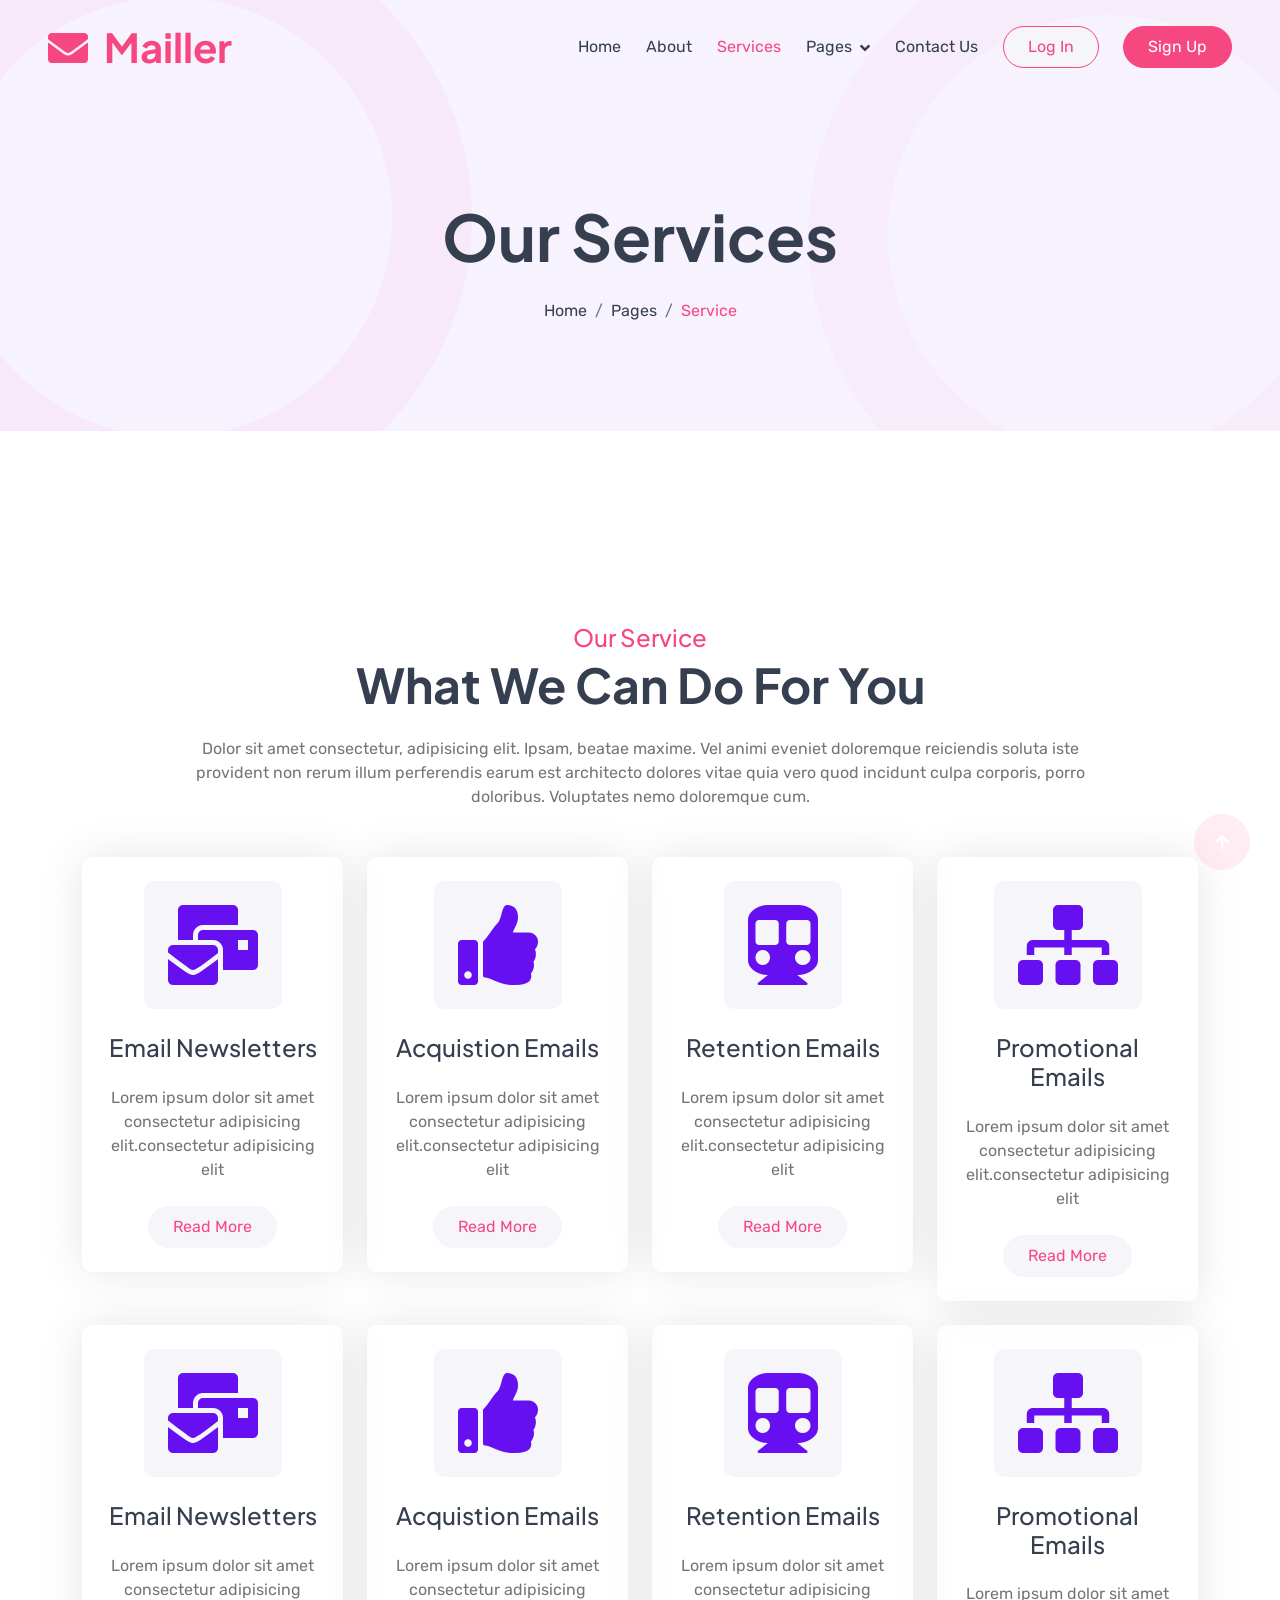
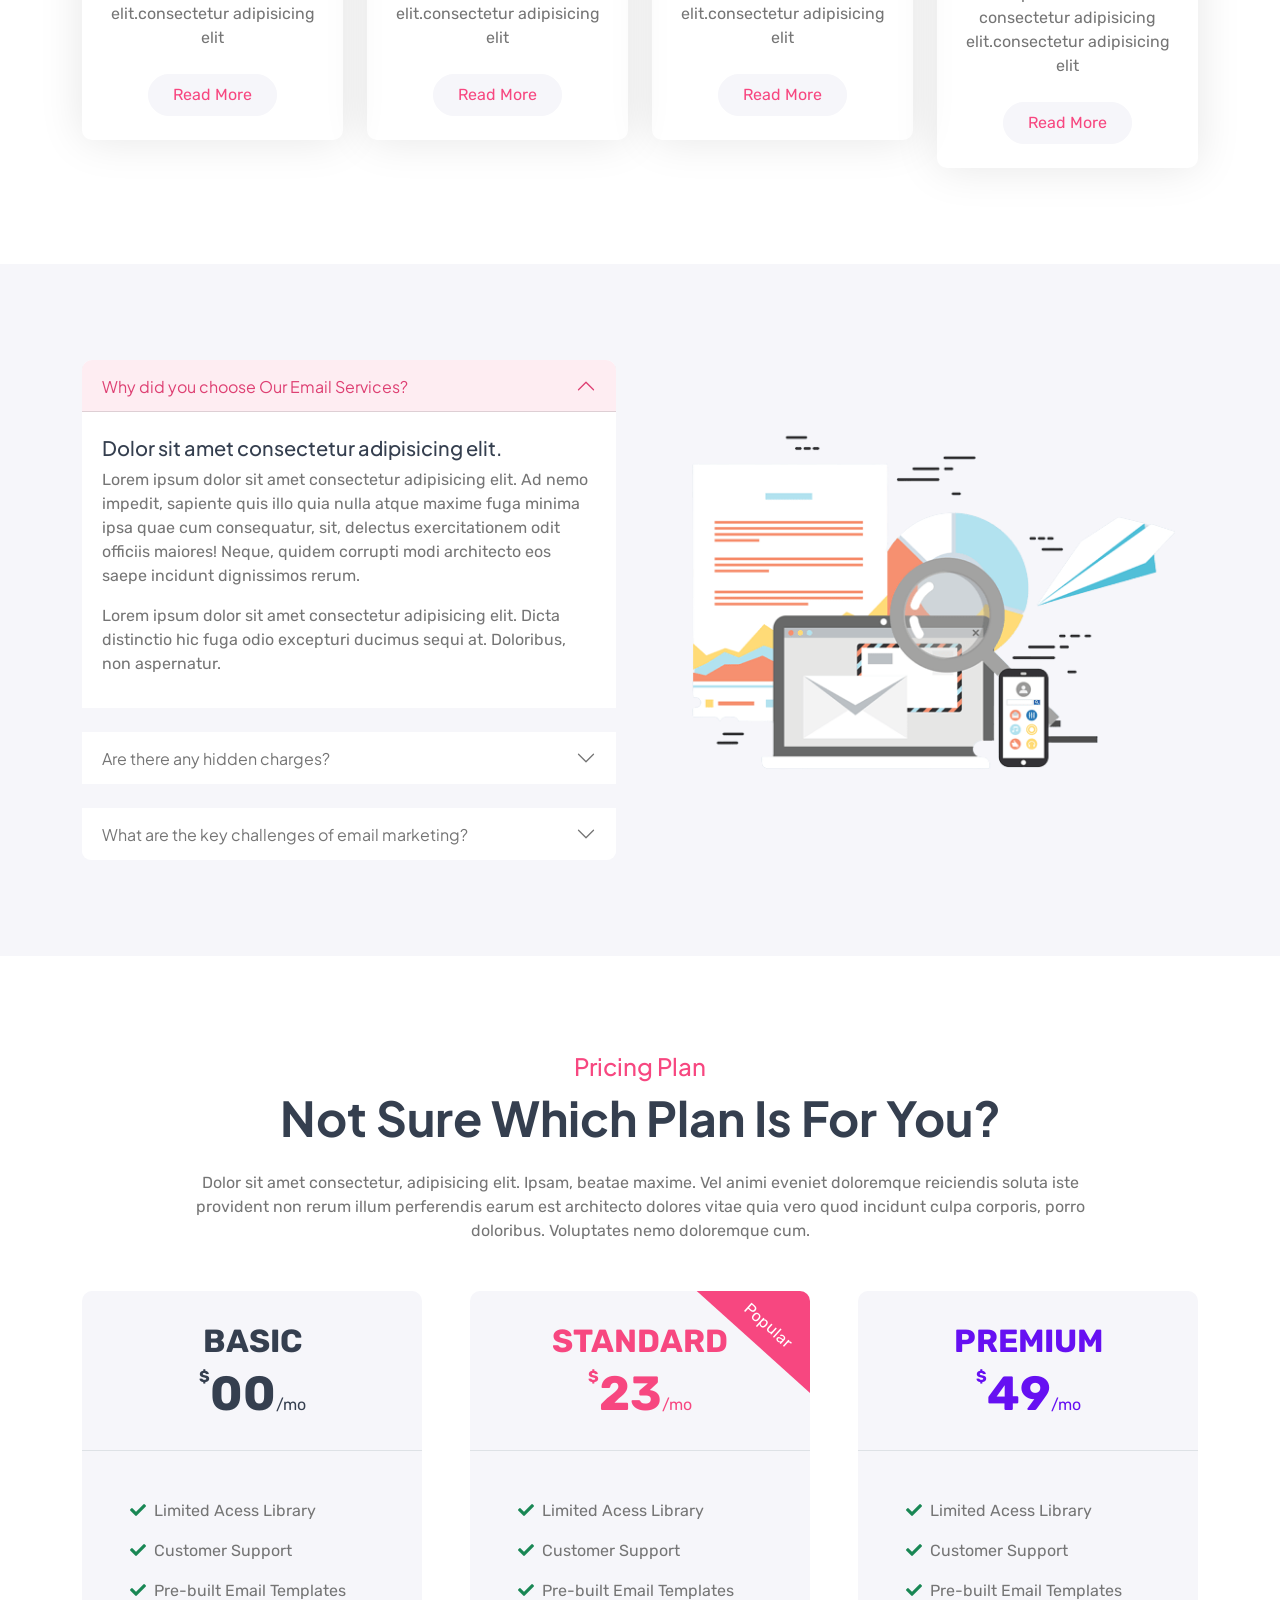
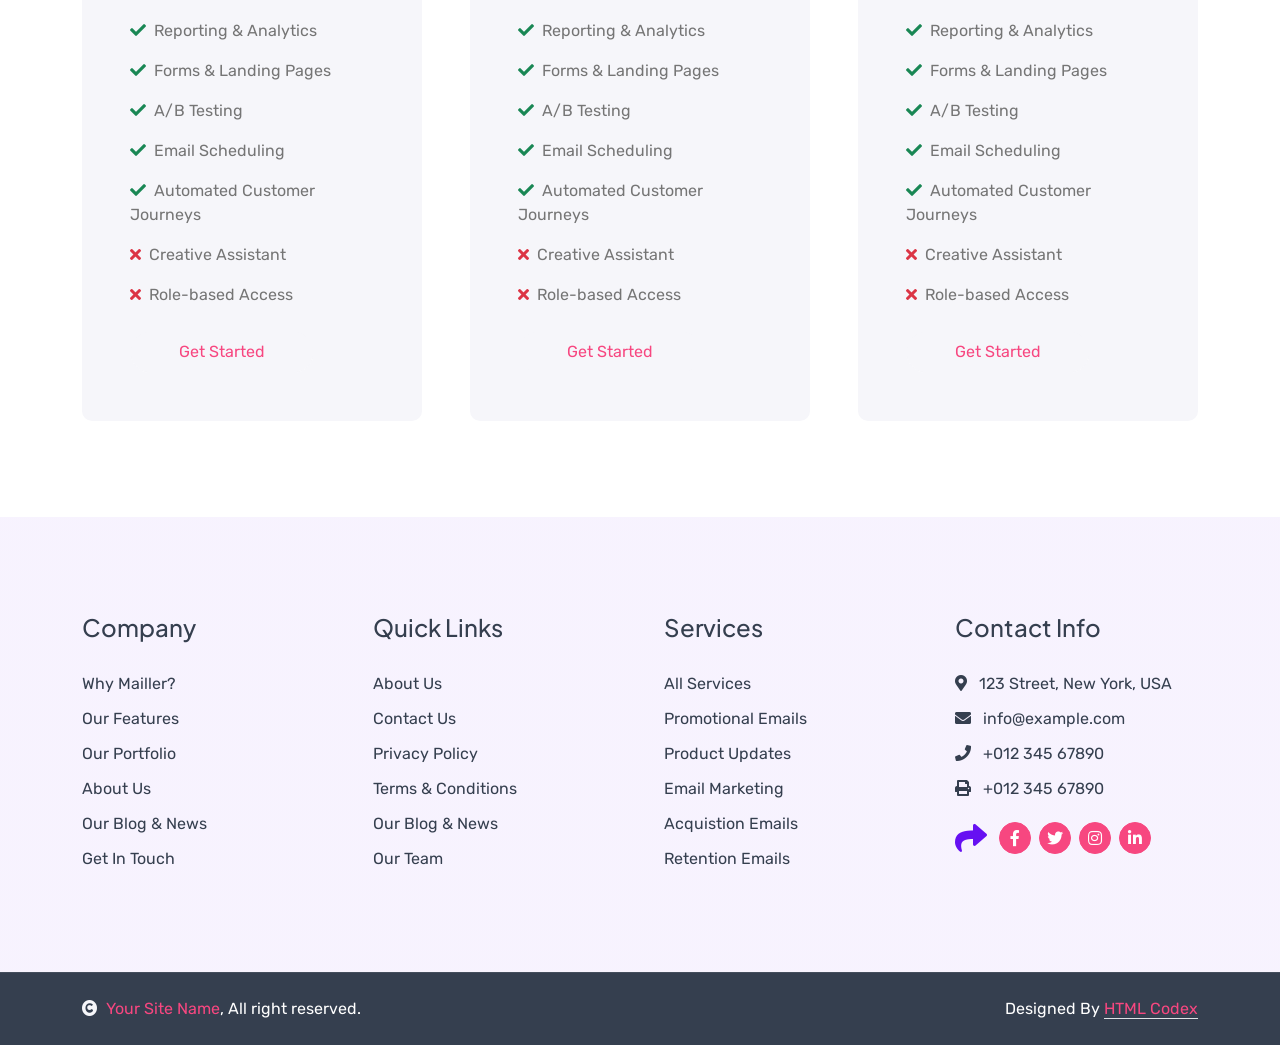
<file: service.html>
<!DOCTYPE html>
<html lang="en">

    <head>
        <meta charset="utf-8">
        <title>Mailler - SaaS Website Template</title>
        <meta content="width=device-width, initial-scale=1.0" name="viewport">
        <meta content="" name="keywords">
        <meta content="" name="description">

        <!-- Google Web Fonts -->
        <link rel="preconnect" href="https://fonts.googleapis.com">
        <link rel="preconnect" href="https://fonts.gstatic.com" crossorigin>
        <link href="https://fonts.googleapis.com/css2?family=Plus+Jakarta+Sans:wght@500;600;700&family=Rubik:wght@400;500&display=swap" rel="stylesheet"> 

        <!-- Icon Font Stylesheet -->
        <link rel="stylesheet" href="https://use.fontawesome.com/releases/v5.15.4/css/all.css"/>
        <link href="https://cdn.jsdelivr.net/npm/bootstrap-icons@1.4.1/font/bootstrap-icons.css" rel="stylesheet">

        <!-- Libraries Stylesheet -->
        <link href="lib/animate/animate.min.css" rel="stylesheet">
        <link href="lib/owlcarousel/assets/owl.carousel.min.css" rel="stylesheet">
        <link href="lib/lightbox/css/lightbox.min.css" rel="stylesheet">


        <!-- Customized Bootstrap Stylesheet -->
        <link href="css/bootstrap.min.css" rel="stylesheet">

        <!-- Template Stylesheet -->
        <link href="css/style.css" rel="stylesheet">
    </head>

    <body>

        <!-- Spinner Start -->
        <div id="spinner" class="show bg-white position-fixed translate-middle w-100 vh-100 top-50 start-50 d-flex align-items-center justify-content-center">
            <div class="spinner-border text-primary" style="width: 3rem; height: 3rem;" role="status">
                <span class="sr-only">Loading...</span>
            </div>
        </div>
        <!-- Spinner End -->


        <!-- Navbar & Hero Start -->
        <div class="container-fluid p-0">
            <nav class="navbar navbar-expand-lg navbar-light bg-transparent px-4 px-lg-5 py-3 py-lg-0">
                <a href="index.html" class="navbar-brand p-0">
                    <h1 class="display-6 text-primary m-0"><i class="fas fa-envelope me-3"></i>Mailler</h1>
                    <!-- <img src="img/logo.png" alt="Logo"> -->
                </a>
                <button class="navbar-toggler" type="button" data-bs-toggle="collapse" data-bs-target="#navbarCollapse">
                    <span class="fa fa-bars"></span>
                </button>
                <div class="collapse navbar-collapse" id="navbarCollapse">
                    <div class="navbar-nav ms-auto py-0">
                        <a href="index.html" class="nav-item nav-link">Home</a>
                        <a href="about.html" class="nav-item nav-link">About</a>
                        <a href="service.html" class="nav-item nav-link active">Services</a>
                        <div class="nav-item dropdown">
                            <a href="#" class="nav-link dropdown-toggle" data-bs-toggle="dropdown">Pages</a>
                            <div class="dropdown-menu m-0">
                                <a href="feature.html" class="dropdown-item">Features</a>
                                <a href="pricing.html" class="dropdown-item">Pricing</a>
                                <a href="blog.html" class="dropdown-item">Blog</a>
                                <a href="testimonial.html" class="dropdown-item">Testimonial</a>
                                <a href="404.html" class="dropdown-item">404 Page</a>
                            </div>
                        </div>
                        <a href="contact.html" class="nav-item nav-link">Contact Us</a>
                    </div>
                    <a href="#" class="btn btn-light border border-primary rounded-pill text-primary py-2 px-4 me-4">Log In</a>
                    <a href="#" class="btn btn-primary rounded-pill text-white py-2 px-4">Sign Up</a>
                </div>
            </nav>
        </div>
        <!-- Navbar & Hero End -->


         <!-- Header Start -->
         <div class="container-fluid bg-breadcrumb">
            <ul class="breadcrumb-animation">
                <li></li>
                <li></li>
                <li></li>
                <li></li>
                <li></li>
                <li></li>
                <li></li>
                <li></li>
                <li></li>
                <li></li>
            </ul>
            <div class="container text-center py-5" style="max-width: 900px;">
                <h3 class="display-3 mb-4 wow fadeInDown" data-wow-delay="0.1s">Our Services</h1>
                <ol class="breadcrumb justify-content-center mb-0 wow fadeInDown" data-wow-delay="0.3s">
                    <li class="breadcrumb-item"><a href="index.html">Home</a></li>
                    <li class="breadcrumb-item"><a href="#">Pages</a></li>
                    <li class="breadcrumb-item active text-primary">Service</li>
                </ol>    
            </div>
        </div>
        <!-- Header End -->


        <!-- Service Start -->
        <div class="container-fluid service py-5">
            <div class="container py-5">
                <div class="text-center mx-auto mb-5 wow fadeInUp" data-wow-delay="0.1s" style="max-width: 900px;">
                    <h4 class="mb-1 text-primary">Our Service</h4>
                    <h1 class="display-5 mb-4">What We Can Do For You</h1>
                    <p class="mb-0">Dolor sit amet consectetur, adipisicing elit. Ipsam, beatae maxime. Vel animi eveniet doloremque reiciendis soluta iste provident non rerum illum perferendis earum est architecto dolores vitae quia vero quod incidunt culpa corporis, porro doloribus. Voluptates nemo doloremque cum.
                    </p>
                </div>
                <div class="row g-4 justify-content-center">
                    <div class="col-md-6 col-lg-4 col-xl-3 wow fadeInUp" data-wow-delay="0.1s">
                        <div class="service-item text-center rounded p-4">
                            <div class="service-icon d-inline-block bg-light rounded p-4 mb-4"><i class="fas fa-mail-bulk fa-5x text-secondary"></i></div>
                            <div class="service-content">
                                <h4 class="mb-4">Email Newsletters</h4>
                                <p class="mb-4">Lorem ipsum dolor sit amet consectetur adipisicing elit.consectetur adipisicing elit
                                </p>
                                <a href="#" class="btn btn-light rounded-pill text-primary py-2 px-4">Read More</a>
                            </div>
                        </div>
                    </div>
                    <div class="col-md-6 col-lg-4 col-xl-3 wow fadeInUp" data-wow-delay="0.3s">
                        <div class="service-item text-center rounded p-4">
                            <div class="service-icon d-inline-block bg-light rounded p-4 mb-4"><i class="fas fa-thumbs-up fa-5x text-secondary"></i></div>
                            <div class="service-content">
                                <h4 class="mb-4">Acquistion Emails </h4>
                                <p class="mb-4">Lorem ipsum dolor sit amet consectetur adipisicing elit.consectetur adipisicing elit
                                </p>
                                <a href="#" class="btn btn-light rounded-pill text-primary py-2 px-4">Read More</a>
                            </div>
                        </div>
                    </div>
                    <div class="col-md-6 col-lg-4 col-xl-3 wow fadeInUp" data-wow-delay="0.5s">
                        <div class="service-item text-center rounded p-4">
                            <div class="service-icon d-inline-block bg-light rounded p-4 mb-4"><i class="fa fa-subway fa-5x text-secondary"></i></div>
                            <div class="service-content">
                                <h4 class="mb-4">Retention Emails</h4>
                                <p class="mb-4">Lorem ipsum dolor sit amet consectetur adipisicing elit.consectetur adipisicing elit
                                </p>
                                <a href="#" class="btn btn-light rounded-pill text-primary py-2 px-4">Read More</a>
                            </div>
                        </div>
                    </div>
                    <div class="col-md-6 col-lg-4 col-xl-3 wow fadeInUp" data-wow-delay="0.7s">
                        <div class="service-item text-center rounded p-4">
                            <div class="service-icon d-inline-block bg-light rounded p-4 mb-4"><i class="fas fa-sitemap fa-5x text-secondary"></i></div>
                            <div class="service-content">
                                <h4 class="mb-4">Promotional Emails</h4>
                                <p class="mb-4">Lorem ipsum dolor sit amet consectetur adipisicing elit.consectetur adipisicing elit
                                </p>
                                <a href="#" class="btn btn-light rounded-pill text-primary py-2 px-4">Read More</a>
                            </div>
                        </div>
                    </div>
                    <div class="col-md-6 col-lg-4 col-xl-3 wow fadeInUp" data-wow-delay="0.1s">
                        <div class="service-item text-center rounded p-4">
                            <div class="service-icon d-inline-block bg-light rounded p-4 mb-4"><i class="fas fa-mail-bulk fa-5x text-secondary"></i></div>
                            <div class="service-content">
                                <h4 class="mb-4">Email Newsletters</h4>
                                <p class="mb-4">Lorem ipsum dolor sit amet consectetur adipisicing elit.consectetur adipisicing elit
                                </p>
                                <a href="#" class="btn btn-light rounded-pill text-primary py-2 px-4">Read More</a>
                            </div>
                        </div>
                    </div>
                    <div class="col-md-6 col-lg-4 col-xl-3 wow fadeInUp" data-wow-delay="0.3s">
                        <div class="service-item text-center rounded p-4">
                            <div class="service-icon d-inline-block bg-light rounded p-4 mb-4"><i class="fas fa-thumbs-up fa-5x text-secondary"></i></div>
                            <div class="service-content">
                                <h4 class="mb-4">Acquistion Emails </h4>
                                <p class="mb-4">Lorem ipsum dolor sit amet consectetur adipisicing elit.consectetur adipisicing elit
                                </p>
                                <a href="#" class="btn btn-light rounded-pill text-primary py-2 px-4">Read More</a>
                            </div>
                        </div>
                    </div>
                    <div class="col-md-6 col-lg-4 col-xl-3 wow fadeInUp" data-wow-delay="0.5s">
                        <div class="service-item text-center rounded p-4">
                            <div class="service-icon d-inline-block bg-light rounded p-4 mb-4"><i class="fa fa-subway fa-5x text-secondary"></i></div>
                            <div class="service-content">
                                <h4 class="mb-4">Retention Emails</h4>
                                <p class="mb-4">Lorem ipsum dolor sit amet consectetur adipisicing elit.consectetur adipisicing elit
                                </p>
                                <a href="#" class="btn btn-light rounded-pill text-primary py-2 px-4">Read More</a>
                            </div>
                        </div>
                    </div>
                    <div class="col-md-6 col-lg-4 col-xl-3 wow fadeInUp" data-wow-delay="0.7s">
                        <div class="service-item text-center rounded p-4">
                            <div class="service-icon d-inline-block bg-light rounded p-4 mb-4"><i class="fas fa-sitemap fa-5x text-secondary"></i></div>
                            <div class="service-content">
                                <h4 class="mb-4">Promotional Emails</h4>
                                <p class="mb-4">Lorem ipsum dolor sit amet consectetur adipisicing elit.consectetur adipisicing elit
                                </p>
                                <a href="#" class="btn btn-light rounded-pill text-primary py-2 px-4">Read More</a>
                            </div>
                        </div>
                    </div>
                </div>
            </div>
        </div>
        <!-- Service End -->


        <!-- FAQ Start -->
        <div class="container-fluid FAQ bg-light overflow-hidden py-5">
            <div class="container py-5">
                <div class="row g-5 align-items-center">
                    <div class="col-lg-6 wow fadeInLeft" data-wow-delay="0.1s">
                       <div class="accordion" id="accordionExample">
                            <div class="accordion-item border-0 mb-4">
                                <h2 class="accordion-header" id="headingOne">
                                    <button class="accordion-button rounded-top" type="button" data-bs-toggle="collapse" data-bs-target="#collapseOne" aria-expanded="true" aria-controls="collapseTOne">
                                        Why did you choose Our Email Services?
                                    </button>
                                </h2>
                                <div id="collapseOne" class="accordion-collapse collapse show" aria-labelledby="headingOne" data-bs-parent="#accordionExample">
                                    <div class="accordion-body my-2">
                                        <h5>Dolor sit amet consectetur adipisicing elit.</h5>
                                        <p>Lorem ipsum dolor sit amet consectetur adipisicing elit. Ad nemo impedit, sapiente quis illo quia nulla atque maxime fuga minima ipsa quae cum consequatur, sit, delectus exercitationem odit officiis maiores! Neque, quidem corrupti modi architecto eos saepe incidunt dignissimos rerum.</p>
                                        <p>Lorem ipsum dolor sit amet consectetur adipisicing elit. Dicta distinctio hic fuga odio excepturi ducimus sequi at. Doloribus, non aspernatur.</p>
                                    </div>
                                </div>
                            </div>
                            <div class="accordion-item border-0 mb-4">
                                <h2 class="accordion-header" id="headingTwo">
                                    <button class="accordion-button collapsed rounded-top" type="button" data-bs-toggle="collapse" data-bs-target="#collapseTwo" aria-expanded="false" aria-controls="collapseTwo">
                                        Are there any hidden charges? 
                                    </button>
                                </h2>
                                <div id="collapseTwo" class="accordion-collapse collapse" aria-labelledby="headingTwo" data-bs-parent="#accordionExample">
                                    <div class="accordion-body my-2">
                                        <h5>Dolor sit amet consectetur adipisicing elit.</h5>
                                        <p>Lorem ipsum dolor sit amet consectetur adipisicing elit. Ad nemo impedit, sapiente quis illo quia nulla atque maxime fuga minima ipsa quae cum consequatur, sit, delectus exercitationem odit officiis maiores! Neque, quidem corrupti modi architecto eos saepe incidunt dignissimos rerum.</p>
                                        <p>Lorem ipsum dolor sit amet consectetur adipisicing elit. Dicta distinctio hic fuga odio excepturi ducimus sequi at. Doloribus, non aspernatur.</p>
                                    </div>
                                </div>
                            </div>
                            <div class="accordion-item border-0">
                                <h2 class="accordion-header" id="headingThree">
                                    <button class="accordion-button collapsed rounded-top" type="button" data-bs-toggle="collapse" data-bs-target="#collapseThree" aria-expanded="false" aria-controls="collapseThree">
                                        What are the key challenges of email marketing?
                                    </button>
                                </h2>
                                <div id="collapseThree" class="accordion-collapse collapse" aria-labelledby="headingThree" data-bs-parent="#accordionExample">
                                    <div class="accordion-body my-2">
                                        <h5>Dolor sit amet consectetur adipisicing elit.</h5>
                                        <p>Lorem ipsum dolor sit amet consectetur adipisicing elit. Ad nemo impedit, sapiente quis illo quia nulla atque maxime fuga minima ipsa quae cum consequatur, sit, delectus exercitationem odit officiis maiores! Neque, quidem corrupti modi architecto eos saepe incidunt dignissimos rerum.</p>
                                        <p>Lorem ipsum dolor sit amet consectetur adipisicing elit. Dicta distinctio hic fuga odio excepturi ducimus sequi at. Doloribus, non aspernatur.</p>
                                    </div>
                                </div>
                            </div>
                       </div>
                    </div>
                    <div class="col-lg-6 wow fadeInRight" data-wow-delay="0.3s">
                        <div class="FAQ-img RotateMoveRight rounded">
                            <img src="img/about-1.png" class="img-fluid w-100" alt="">
                        </div>
                    </div>
                </div>
            </div>
        </div>
        <!-- FAQ End -->


        <!-- Pricing Start -->
        <div class="container-fluid price py-5">
            <div class="container py-5">
                <div class="text-center mx-auto mb-5 wow fadeInUp" data-wow-delay="0.1s" style="max-width: 900px;">
                    <h4 class="text-primary">Pricing Plan</h4>
                    <h1 class="display-5 mb-4">Not Sure Which Plan Is For You?</h1>
                    <p class="mb-0">Dolor sit amet consectetur, adipisicing elit. Ipsam, beatae maxime. Vel animi eveniet doloremque reiciendis soluta iste provident non rerum illum perferendis earum est architecto dolores vitae quia vero quod incidunt culpa corporis, porro doloribus. Voluptates nemo doloremque cum.
                    </p>
                </div>
                <div class="row g-5 justify-content-center">
                    <div class="col-md-6 col-lg-6 col-xl-4 wow fadeInUp" data-wow-delay="0.1s">
                        <div class="price-item bg-light rounded text-center">
                            <div class="text-center text-dark border-bottom d-flex flex-column justify-content-center p-4" style="width: 100%; height: 160px;">
                                <p class="fs-2 fw-bold text-uppercase mb-0">BASIC</p>
                                <div class="d-flex justify-content-center">
                                    <strong class="align-self-start">$</strong>
                                    <p class="mb-0"><span class="display-5">00</span>/mo</p>
                                </div>                        
                            </div>
                            <div class="text-start p-5">
                                <p><i class="fas fa-check text-success me-1"></i> Limited Acess Library</p>
                                <p><i class="fas fa-check text-success me-1"></i> Customer Support</p>
                                <p><i class="fas fa-check text-success me-1"></i> Pre-built Email Templates</p>
                                <p><i class="fas fa-check text-success me-1"></i> Reporting & Analytics</p>
                                <p><i class="fas fa-check text-success me-1"></i> Forms & Landing Pages</p>
                                <p><i class="fas fa-check text-success me-1"></i> A/B Testing</p>
                                <p><i class="fas fa-check text-success me-1"></i> Email Scheduling</p>
                                <p><i class="fas fa-check text-success me-1"></i> Automated Customer Journeys</p>
                                <p><i class="fas fa-times text-danger me-1"></i> Creative Assistant</p>
                                <p class="mb-4"><i class="fas fa-times text-danger me-1"></i> Role-based Access</p>
                                <button class="btn btn-light rounded-pill py-2 px-5" type="button">Get Started</button>
                            </div>
                        </div>
                    </div>
                    <div class="col-md-6 col-lg-6 col-xl-4 wow fadeInUp" data-wow-delay="0.3s">
                        <div class="price-item bg-light rounded text-center">
                            <div class="pice-item-offer">Popular</div>
                            <div class="text-center text-primary border-bottom d-flex flex-column justify-content-center p-4" style="width: 100%; height: 160px;">
                                <p class="fs-2 fw-bold text-uppercase mb-0">Standard</p>
                                <div class="d-flex justify-content-center">
                                    <strong class="align-self-start">$</strong>
                                    <p class="mb-0"><span class="display-5">23</span>/mo</p>
                                </div>                        
                            </div>
                            <div class="text-start p-5">
                                <p><i class="fas fa-check text-success me-1"></i> Limited Acess Library</p>
                                <p><i class="fas fa-check text-success me-1"></i> Customer Support</p>
                                <p><i class="fas fa-check text-success me-1"></i> Pre-built Email Templates</p>
                                <p><i class="fas fa-check text-success me-1"></i> Reporting & Analytics</p>
                                <p><i class="fas fa-check text-success me-1"></i> Forms & Landing Pages</p>
                                <p><i class="fas fa-check text-success me-1"></i> A/B Testing</p>
                                <p><i class="fas fa-check text-success me-1"></i> Email Scheduling</p>
                                <p><i class="fas fa-check text-success me-1"></i> Automated Customer Journeys</p>
                                <p><i class="fas fa-times text-danger me-1"></i> Creative Assistant</p>
                                <p class="mb-4"><i class="fas fa-times text-danger me-1"></i> Role-based Access</p>
                                <button class="btn btn-light rounded-pill py-2 px-5" type="button">Get Started</button>
                            </div>
                        </div>
                    </div>
                    <div class="col-md-6 col-lg-6 col-xl-4 wow fadeInUp" data-wow-delay="0.5s">
                        <div class="price-item bg-light rounded text-center">
                            <div class="text-center text-secondary border-bottom d-flex flex-column justify-content-center p-4" style="width: 100%; height: 160px;">
                                <p class="fs-2 fw-bold text-uppercase mb-0">Premium</p>
                                <div class="d-flex justify-content-center">
                                    <strong class="align-self-start">$</strong>
                                    <p class="mb-0"><span class="display-5">49</span>/mo</p>
                                </div>                        
                            </div>
                            <div class="text-start p-5">
                                <p><i class="fas fa-check text-success me-1"></i> Limited Acess Library</p>
                                <p><i class="fas fa-check text-success me-1"></i> Customer Support</p>
                                <p><i class="fas fa-check text-success me-1"></i> Pre-built Email Templates</p>
                                <p><i class="fas fa-check text-success me-1"></i> Reporting & Analytics</p>
                                <p><i class="fas fa-check text-success me-1"></i> Forms & Landing Pages</p>
                                <p><i class="fas fa-check text-success me-1"></i> A/B Testing</p>
                                <p><i class="fas fa-check text-success me-1"></i> Email Scheduling</p>
                                <p><i class="fas fa-check text-success me-1"></i> Automated Customer Journeys</p>
                                <p><i class="fas fa-times text-danger me-1"></i> Creative Assistant</p>
                                <p class="mb-4"><i class="fas fa-times text-danger me-1"></i> Role-based Access</p>
                                <button class="btn btn-light rounded-pill py-2 px-5" type="button">Get Started</button>
                            </div>
                        </div>
                    </div>
                </div>
            </div>
        </div>
        <!-- Pricing End -->


        <!-- Footer Start -->
        <div class="container-fluid footer py-5 wow fadeIn" data-wow-delay="0.2s">
            <div class="container py-5">
                <div class="row g-5">
                    <div class="col-md-6 col-lg-6 col-xl-3">
                        <div class="footer-item d-flex flex-column">
                            <h4 class="text-dark mb-4">Company</h4>
                            <a href=""> Why Mailler?</a>
                            <a href=""> Our Features</a>
                            <a href=""> Our Portfolio</a>
                            <a href=""> About Us</a>
                            <a href=""> Our Blog & News</a>
                            <a href=""> Get In Touch</a>
                        </div>
                    </div>
                    <div class="col-md-6 col-lg-6 col-xl-3">
                        <div class="footer-item d-flex flex-column">
                            <h4 class="mb-4 text-dark">Quick Links</h4>
                            <a href=""> About Us</a>
                            <a href=""> Contact Us</a>
                            <a href=""> Privacy Policy</a>
                            <a href=""> Terms & Conditions</a>
                            <a href=""> Our Blog & News</a>
                            <a href=""> Our Team</a>
                        </div>
                    </div>
                    <div class="col-md-6 col-lg-6 col-xl-3">
                        <div class="footer-item d-flex flex-column">
                            <h4 class="mb-4 text-dark">Services</h4>
                            <a href=""> All Services</a>
                            <a href=""> Promotional Emails</a>
                            <a href=""> Product Updates</a>
                            <a href=""> Email Marketing</a>
                            <a href=""> Acquistion Emails</a>
                            <a href=""> Retention Emails</a>
                        </div>
                    </div>
                    <div class="col-md-6 col-lg-6 col-xl-3">
                        <div class="footer-item d-flex flex-column">
                            <h4 class="mb-4 text-dark">Contact Info</h4>
                            <a href=""><i class="fa fa-map-marker-alt me-2"></i> 123 Street, New York, USA</a>
                            <a href=""><i class="fas fa-envelope me-2"></i> info@example.com</a>
                            <a href=""><i class="fas fa-phone me-2"></i> +012 345 67890</a>
                            <a href="" class="mb-3"><i class="fas fa-print me-2"></i> +012 345 67890</a>
                            <div class="d-flex align-items-center">
                                <i class="fas fa-share fa-2x text-secondary me-2"></i>
                                <a class="btn-square btn btn-primary rounded-circle mx-1" href=""><i class="fab fa-facebook-f"></i></a>
                                <a class="btn-square btn btn-primary rounded-circle mx-1" href=""><i class="fab fa-twitter"></i></a>
                                <a class="btn-square btn btn-primary rounded-circle mx-1" href=""><i class="fab fa-instagram"></i></a>
                                <a class="btn-square btn btn-primary rounded-circle mx-1" href=""><i class="fab fa-linkedin-in"></i></a>
                            </div>
                        </div>
                    </div>
                </div>
            </div>
        </div>
        <!-- Footer End -->

        
        <!-- Copyright Start -->
        <div class="container-fluid copyright py-4">
            <div class="container">
                <div class="row g-4 align-items-center">
                    <div class="col-md-6 text-center text-md-start mb-md-0">
                        <span class="text-white"><a href="#"><i class="fas fa-copyright text-light me-2"></i>Your Site Name</a>, All right reserved.</span>
                    </div>
                    <div class="col-md-6 text-center text-md-end text-white">
                        <!--/*** This template is free as long as you keep the below author’s credit link/attribution link/backlink. ***/-->
                        <!--/*** If you'd like to use the template without the below author’s credit link/attribution link/backlink, ***/-->
                        <!--/*** you can purchase the Credit Removal License from "https://htmlcodex.com/credit-removal". ***/-->
                        Designed By <a class="border-bottom" href="https://htmlcodex.com">HTML Codex</a>
                    </div>
                </div>
            </div>
        </div>
        <!-- Copyright End -->


        <!-- Back to Top -->
        <a href="#" class="btn btn-primary btn-lg-square back-to-top"><i class="fa fa-arrow-up"></i></a>   

        
    <!-- JavaScript Libraries -->
    <script src="https://ajax.googleapis.com/ajax/libs/jquery/3.6.4/jquery.min.js"></script>
    <script src="https://cdn.jsdelivr.net/npm/bootstrap@5.0.0/dist/js/bootstrap.bundle.min.js"></script>
    <script src="lib/wow/wow.min.js"></script>
    <script src="lib/easing/easing.min.js"></script>
    <script src="lib/waypoints/waypoints.min.js"></script>
    <script src="lib/counterup/counterup.min.js"></script>
    <script src="lib/owlcarousel/owl.carousel.min.js"></script>
    <script src="lib/lightbox/js/lightbox.min.js"></script>
    

    <!-- Template Javascript -->
    <script src="js/main.js"></script>
    </body>

</html>
</file>
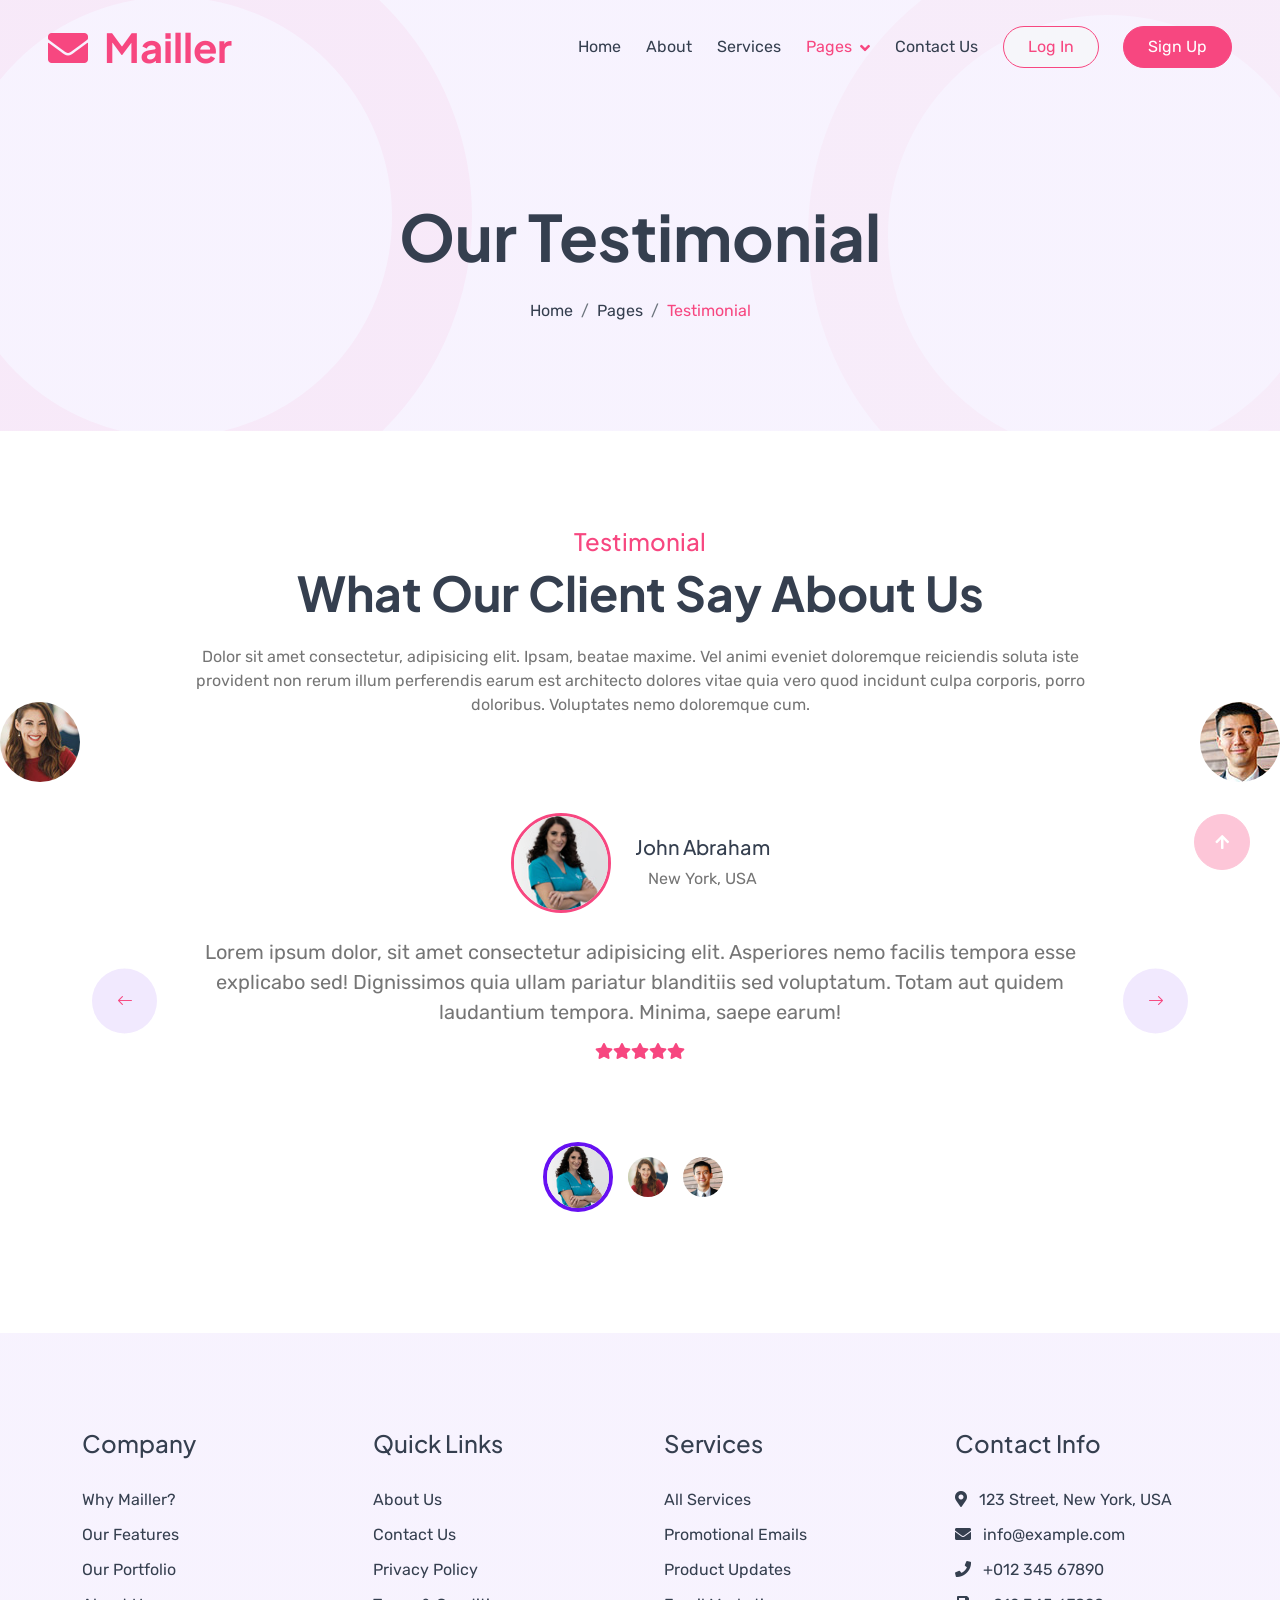
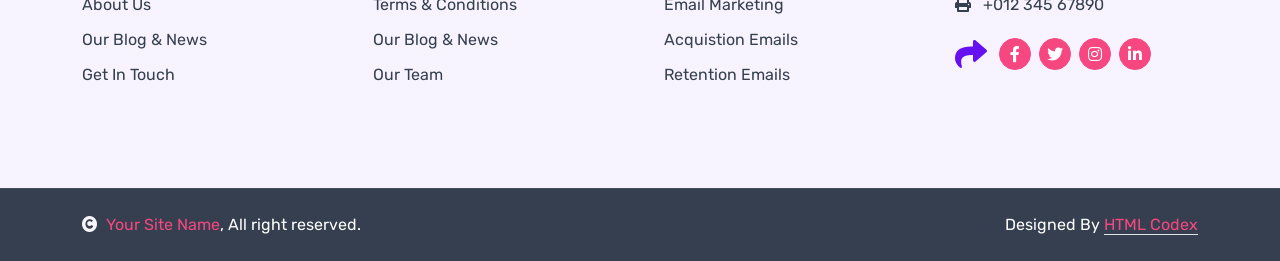
<file: testimonial.html>
<!DOCTYPE html>
<html lang="en">

    <head>
        <meta charset="utf-8">
        <title>Mailler - SaaS Website Template</title>
        <meta content="width=device-width, initial-scale=1.0" name="viewport">
        <meta content="" name="keywords">
        <meta content="" name="description">

        <!-- Google Web Fonts -->
        <link rel="preconnect" href="https://fonts.googleapis.com">
        <link rel="preconnect" href="https://fonts.gstatic.com" crossorigin>
        <link href="https://fonts.googleapis.com/css2?family=Plus+Jakarta+Sans:wght@500;600;700&family=Rubik:wght@400;500&display=swap" rel="stylesheet"> 

        <!-- Icon Font Stylesheet -->
        <link rel="stylesheet" href="https://use.fontawesome.com/releases/v5.15.4/css/all.css"/>
        <link href="https://cdn.jsdelivr.net/npm/bootstrap-icons@1.4.1/font/bootstrap-icons.css" rel="stylesheet">

        <!-- Libraries Stylesheet -->
        <link href="lib/animate/animate.min.css" rel="stylesheet">
        <link href="lib/owlcarousel/assets/owl.carousel.min.css" rel="stylesheet">
        <link href="lib/lightbox/css/lightbox.min.css" rel="stylesheet">


        <!-- Customized Bootstrap Stylesheet -->
        <link href="css/bootstrap.min.css" rel="stylesheet">

        <!-- Template Stylesheet -->
        <link href="css/style.css" rel="stylesheet">
    </head>

    <body>

        <!-- Spinner Start -->
        <div id="spinner" class="show bg-white position-fixed translate-middle w-100 vh-100 top-50 start-50 d-flex align-items-center justify-content-center">
            <div class="spinner-border text-primary" style="width: 3rem; height: 3rem;" role="status">
                <span class="sr-only">Loading...</span>
            </div>
        </div>
        <!-- Spinner End -->


        <!-- Navbar & Hero Start -->
        <div class="container-fluid p-0">
            <nav class="navbar navbar-expand-lg navbar-light bg-transparent px-4 px-lg-5 py-3 py-lg-0">
                <a href="index.html" class="navbar-brand p-0">
                    <h1 class="display-6 text-primary m-0"><i class="fas fa-envelope me-3"></i>Mailler</h1>
                    <!-- <img src="img/logo.png" alt="Logo"> -->
                </a>
                <button class="navbar-toggler" type="button" data-bs-toggle="collapse" data-bs-target="#navbarCollapse">
                    <span class="fa fa-bars"></span>
                </button>
                <div class="collapse navbar-collapse" id="navbarCollapse">
                    <div class="navbar-nav ms-auto py-0">
                        <a href="index.html" class="nav-item nav-link">Home</a>
                        <a href="about.html" class="nav-item nav-link">About</a>
                        <a href="service.html" class="nav-item nav-link">Services</a>
                        <div class="nav-item dropdown">
                            <a href="#" class="nav-link dropdown-toggle active" data-bs-toggle="dropdown">Pages</a>
                            <div class="dropdown-menu m-0">
                                <a href="feature.html" class="dropdown-item">Features</a>
                                <a href="pricing.html" class="dropdown-item">Pricing</a>
                                <a href="blog.html" class="dropdown-item">Blog</a>
                                <a href="testimonial.html" class="dropdown-item active">Testimonial</a>
                                <a href="404.html" class="dropdown-item">404 Page</a>
                            </div>
                        </div>
                        <a href="contact.html" class="nav-item nav-link">Contact Us</a>
                    </div>
                    <a href="#" class="btn btn-light border border-primary rounded-pill text-primary py-2 px-4 me-4">Log In</a>
                    <a href="#" class="btn btn-primary rounded-pill text-white py-2 px-4">Sign Up</a>
                </div>
            </nav>
        </div>
        <!-- Navbar & Hero End -->


         <!-- Header Start -->
         <div class="container-fluid bg-breadcrumb mb-0">
            <ul class="breadcrumb-animation">
                <li></li>
                <li></li>
                <li></li>
                <li></li>
                <li></li>
                <li></li>
                <li></li>
                <li></li>
                <li></li>
                <li></li>
            </ul>
            <div class="container text-center py-5" style="max-width: 900px;">
                <h3 class="display-3 mb-4 wow fadeInDown" data-wow-delay="0.1s">Our Testimonial</h1>
                <ol class="breadcrumb justify-content-center mb-0 wow fadeInDown" data-wow-delay="0.3s">
                    <li class="breadcrumb-item"><a href="index.html">Home</a></li>
                    <li class="breadcrumb-item"><a href="#">Pages</a></li>
                    <li class="breadcrumb-item active text-primary">Testimonial</li>
                </ol>    
            </div>
        </div>
        <!-- Header End -->


        <!-- Testimonial Start -->
        <div class="container-fluid testimonial py-5 bg-white">
            <div class="container py-5">
                <div class="text-center mx-auto mb-5 wow fadeInUp" data-wow-delay="0.1s" style="max-width: 900px;">
                    <h4 class="text-primary">Testimonial</h4>
                    <h1 class="display-5 mb-4">What Our Client Say About Us</h1>
                    <p class="mb-0">Dolor sit amet consectetur, adipisicing elit. Ipsam, beatae maxime. Vel animi eveniet doloremque reiciendis soluta iste provident non rerum illum perferendis earum est architecto dolores vitae quia vero quod incidunt culpa corporis, porro doloribus. Voluptates nemo doloremque cum.
                    </p>
                </div>
                <div class="testimonial-carousel owl-carousel wow zoomInDown" data-wow-delay="0.2s">
                    <div class="testimonial-item" data-dot="<img class='img-fluid' src='img/testimonial-img-1.jpg' alt=''>">
                        <div class="testimonial-inner text-center p-5">
                            <div class="d-flex align-items-center justify-content-center mb-4">
                                <div class="testimonial-inner-img border border-primary border-3 me-4" style="width: 100px; height: 100px; border-radius: 50%;">
                                    <img src="img/testimonial-img-1.jpg" class="img-fluid rounded-circle" alt="">
                                </div>
                                <div>
                                    <h5 class="mb-2">John Abraham</h5>
                                    <p class="mb-0">New York, USA</p>
                                </div>
                            </div>
                            <p class="fs-7">Lorem ipsum dolor, sit amet consectetur adipisicing elit. Asperiores nemo facilis tempora esse explicabo sed! Dignissimos quia ullam pariatur blanditiis sed voluptatum. Totam aut quidem laudantium tempora. Minima, saepe earum!
                            </p>
                            <div class="text-center">
                                <div class="d-flex justify-content-center">
                                    <i class="fas fa-star text-primary"></i>
                                    <i class="fas fa-star text-primary"></i>
                                    <i class="fas fa-star text-primary"></i>
                                    <i class="fas fa-star text-primary"></i>
                                    <i class="fas fa-star text-primary"></i>
                                </div>
                            </div>
                        </div>
                    </div>
                    <div class="testimonial-item" data-dot="<img class='img-fluid' src='img/testimonial-img-2.jpg' alt=''>">
                        <div class="testimonial-inner text-center p-5">
                            <div class="d-flex align-items-center justify-content-center mb-4">
                                <div class="testimonial-inner-img border border-primary border-3 me-4" style="width: 100px; height: 100px; border-radius: 50%;">
                                    <img src="img/testimonial-img-2.jpg" class="img-fluid rounded-circle" alt="">
                                </div>
                                <div>
                                    <h5 class="mb-2">John Abraham</h5>
                                    <p class="mb-0">New York, USA</p>
                                </div>
                            </div>
                            <p class="fs-7">Lorem ipsum dolor, sit amet consectetur adipisicing elit. Asperiores nemo facilis tempora esse explicabo sed! Dignissimos quia ullam pariatur blanditiis sed voluptatum. Totam aut quidem laudantium tempora. Minima, saepe earum!
                            </p>
                            <div class="text-center">
                                <div class="d-flex justify-content-center">
                                    <i class="fas fa-star text-primary"></i>
                                    <i class="fas fa-star text-primary"></i>
                                    <i class="fas fa-star text-primary"></i>
                                    <i class="fas fa-star text-primary"></i>
                                    <i class="fas fa-star text-primary"></i>
                                </div>
                            </div>
                        </div>
                    </div>
                    <div class="testimonial-item" data-dot="<img class='img-fluid' src='img/testimonial-img-3.jpg' alt=''>">
                        <div class="testimonial-inner text-center p-5">
                            <div class="d-flex align-items-center justify-content-center mb-4">
                                <div class="testimonial-inner-img border border-primary border-3 me-4" style="width: 100px; height: 100px; border-radius: 50%;">
                                    <img src="img/testimonial-img-3.jpg" class="img-fluid rounded-circle" alt="">
                                </div>
                                <div>
                                    <h5 class="mb-2">John Abraham</h5>
                                    <p class="mb-0">New York, USA</p>
                                </div>
                            </div>
                            <p class="fs-7">Lorem ipsum dolor, sit amet consectetur adipisicing elit. Asperiores nemo facilis tempora esse explicabo sed! Dignissimos quia ullam pariatur blanditiis sed voluptatum. Totam aut quidem laudantium tempora. Minima, saepe earum!
                            </p>
                            <div class="text-center">
                                <div class="d-flex justify-content-center">
                                    <i class="fas fa-star text-primary"></i>
                                    <i class="fas fa-star text-primary"></i>
                                    <i class="fas fa-star text-primary"></i>
                                    <i class="fas fa-star text-primary"></i>
                                    <i class="fas fa-star text-primary"></i>
                                </div>
                            </div>
                        </div>
                    </div>
                </div>
            </div>
        </div>
        <!-- Testimonial End -->


        <!-- Footer Start -->
        <div class="container-fluid footer py-5 wow fadeIn" data-wow-delay="0.2s">
            <div class="container py-5">
                <div class="row g-5">
                    <div class="col-md-6 col-lg-6 col-xl-3">
                        <div class="footer-item d-flex flex-column">
                            <h4 class="text-dark mb-4">Company</h4>
                            <a href=""> Why Mailler?</a>
                            <a href=""> Our Features</a>
                            <a href=""> Our Portfolio</a>
                            <a href=""> About Us</a>
                            <a href=""> Our Blog & News</a>
                            <a href=""> Get In Touch</a>
                        </div>
                    </div>
                    <div class="col-md-6 col-lg-6 col-xl-3">
                        <div class="footer-item d-flex flex-column">
                            <h4 class="mb-4 text-dark">Quick Links</h4>
                            <a href=""> About Us</a>
                            <a href=""> Contact Us</a>
                            <a href=""> Privacy Policy</a>
                            <a href=""> Terms & Conditions</a>
                            <a href=""> Our Blog & News</a>
                            <a href=""> Our Team</a>
                        </div>
                    </div>
                    <div class="col-md-6 col-lg-6 col-xl-3">
                        <div class="footer-item d-flex flex-column">
                            <h4 class="mb-4 text-dark">Services</h4>
                            <a href=""> All Services</a>
                            <a href=""> Promotional Emails</a>
                            <a href=""> Product Updates</a>
                            <a href=""> Email Marketing</a>
                            <a href=""> Acquistion Emails</a>
                            <a href=""> Retention Emails</a>
                        </div>
                    </div>
                    <div class="col-md-6 col-lg-6 col-xl-3">
                        <div class="footer-item d-flex flex-column">
                            <h4 class="mb-4 text-dark">Contact Info</h4>
                            <a href=""><i class="fa fa-map-marker-alt me-2"></i> 123 Street, New York, USA</a>
                            <a href=""><i class="fas fa-envelope me-2"></i> info@example.com</a>
                            <a href=""><i class="fas fa-phone me-2"></i> +012 345 67890</a>
                            <a href="" class="mb-3"><i class="fas fa-print me-2"></i> +012 345 67890</a>
                            <div class="d-flex align-items-center">
                                <i class="fas fa-share fa-2x text-secondary me-2"></i>
                                <a class="btn-square btn btn-primary rounded-circle mx-1" href=""><i class="fab fa-facebook-f"></i></a>
                                <a class="btn-square btn btn-primary rounded-circle mx-1" href=""><i class="fab fa-twitter"></i></a>
                                <a class="btn-square btn btn-primary rounded-circle mx-1" href=""><i class="fab fa-instagram"></i></a>
                                <a class="btn-square btn btn-primary rounded-circle mx-1" href=""><i class="fab fa-linkedin-in"></i></a>
                            </div>
                        </div>
                    </div>
                </div>
            </div>
        </div>
        <!-- Footer End -->

        
        <!-- Copyright Start -->
        <div class="container-fluid copyright py-4">
            <div class="container">
                <div class="row g-4 align-items-center">
                    <div class="col-md-6 text-center text-md-start mb-md-0">
                        <span class="text-white"><a href="#"><i class="fas fa-copyright text-light me-2"></i>Your Site Name</a>, All right reserved.</span>
                    </div>
                    <div class="col-md-6 text-center text-md-end text-white">
                        <!--/*** This template is free as long as you keep the below author’s credit link/attribution link/backlink. ***/-->
                        <!--/*** If you'd like to use the template without the below author’s credit link/attribution link/backlink, ***/-->
                        <!--/*** you can purchase the Credit Removal License from "https://htmlcodex.com/credit-removal". ***/-->
                        Designed By <a class="border-bottom" href="https://htmlcodex.com">HTML Codex</a>
                    </div>
                </div>
            </div>
        </div>
        <!-- Copyright End -->


        <!-- Back to Top -->
        <a href="#" class="btn btn-primary btn-lg-square back-to-top"><i class="fa fa-arrow-up"></i></a>   

        
    <!-- JavaScript Libraries -->
    <script src="https://ajax.googleapis.com/ajax/libs/jquery/3.6.4/jquery.min.js"></script>
    <script src="https://cdn.jsdelivr.net/npm/bootstrap@5.0.0/dist/js/bootstrap.bundle.min.js"></script>
    <script src="lib/wow/wow.min.js"></script>
    <script src="lib/easing/easing.min.js"></script>
    <script src="lib/waypoints/waypoints.min.js"></script>
    <script src="lib/counterup/counterup.min.js"></script>
    <script src="lib/owlcarousel/owl.carousel.min.js"></script>
    <script src="lib/lightbox/js/lightbox.min.js"></script>
    

    <!-- Template Javascript -->
    <script src="js/main.js"></script>
    </body>

</html>
</file>
<file: css/style.css>
/*** Spinner Start ***/
/*** Spinner ***/
#spinner {
    opacity: 0;
    visibility: hidden;
    transition: opacity .5s ease-out, visibility 0s linear .5s;
    z-index: 99999;
}

#spinner.show {
    transition: opacity .5s ease-out, visibility 0s linear 0s;
    visibility: visible;
    opacity: 1;
}
/*** Spinner End ***/

.back-to-top {
    position: fixed;
    right: 30px;
    bottom: 30px;
    display: flex;
    width: 45px;
    height: 45px;
    align-items: center;
    justify-content: center;
    transition: 0.5s;
    z-index: 99;
}

/*** Button Start ***/
.btn {
    font-weight: 600;
    transition: .5s;
}

.btn-square {
    width: 32px;
    height: 32px;
}

.btn-sm-square {
    width: 34px;
    height: 34px;
}

.btn-md-square {
    width: 44px;
    height: 44px;
}

.btn-lg-square {
    width: 56px;
    height: 56px;
}

.btn-square,
.btn-sm-square,
.btn-md-square,
.btn-lg-square {
    padding: 0;
    display: flex;
    align-items: center;
    justify-content: center;
    font-weight: normal;
    border-radius: 50%;
}
#small {
    height: 200px;
    width: 100px;
}
.btn.btn-primary {
    background: var(--bs-primary) !important;
    color: var(--bs-white) !important;
    font-weight: 400;
    transition: 0.5s;
}

.btn.btn-primary:hover {
    background: var(--bs-white) !important;
    color: var(--bs-primary) !important;
}

.btn.btn-light {
    background: var(--bs-light) !important;
    color: var(--bs-primary) !important;
    font-weight: 400;
    transition: 0.5s;
}

.btn.btn-light:hover {
    background: var(--bs-primary) !important;
    color: var(--bs-light) !important;
}


.RotateMoveLeft {
    position: relative;
    animation: RotateMoveLeft 10s linear infinite;
}

.RotateMoveRight {
    position: relative;
    animation: RotateMoveLeft 10s linear infinite;
}

@keyframes RotateMoveLeft {
    0%   {left: 0px;}
    50%   {left: 40px;}
    100%  {left: 0px;}
}

@keyframes RotateMoveRight {
    0%   {right: 0px;}
    50%   {right: 40px;}
    100%  {right: 0px;}
}


/*** Navbar ***/
.navbar-light .navbar-nav .nav-link {
    margin-right: 25px;
    padding: 35px 0;
    color: var(--bs-dark) !important;
    font-size: 16px;
    font-weight: 400;
    outline: none;
    transition: .5s;
}

.sticky-top.navbar-light .navbar-nav .nav-link {
    padding: 20px 0;
    color: var(--dark) !important;
}

.navbar-light .navbar-nav .nav-link:hover,
.navbar-light .navbar-nav .nav-link.active {
    color: var(--bs-primary) !important;
}

.navbar-light .navbar-brand img {
    max-height: 50px;
    transition: .5s;
}

.sticky-top.navbar-light .navbar-brand img {
    max-height: 45px;
}

.navbar .dropdown-toggle::after {
    border: none;
    content: "\f107";
    font-family: "Font Awesome 5 Free";
    font-weight: 600;
    vertical-align: middle;
    margin-left: 8px;
}

@media (min-width: 1200px) {
    .navbar .nav-item .dropdown-menu {
        display: block;
        visibility: hidden;
        top: 100%;
        transform: rotateX(-75deg);
        transform-origin: 0% 0%;
        border: 0;
        border-radius: 10px;
        transition: .5s;
        opacity: 0;
    }
}

.dropdown .dropdown-menu a:hover {
    background: var(--bs-primary);
    color: var(--bs-white);
}

.navbar .nav-item:hover .dropdown-menu {
    transform: rotateX(0deg);
    visibility: visible;
    background: var(--bs-light) !important;
    transition: .5s;
    opacity: 1;
}

.collapse.navbar-collapse {
    transition: 0.5s;
}

@media (max-width: 992px) {
    nav.bg-transparent {
        position: absolute;
        width: 100%;
        background: transparent !important;
    }

    .navbar.navbar-expand-lg button span {
        position: relative;
        z-index: 99;
    }

    .navbar {
        position: relative;
        background: var(--bs-light);
        z-index: 2;
    }

    .sticky-top.navbar-light {
        position: relative;
        background: var(--bs-white) !important;
        padding: 0 20px 20px 20px !important;
    }

    .sticky-top.navbar-light {
        background: transparent;
    }

    nav.navbar {
        padding: 0 30px 30px 0;
    }

    .navbar.navbar-expand-lg .navbar-toggler {
        padding: 10px 20px;
        border: 1px solid var(--bs-primary);
        color: var(--bs-primary);
    }

    .navbar-light .navbar-collapse {
        margin-top: 15px;
        border-top: 1px solid #DDDDDD;
    }

    .navbar-light .navbar-nav .nav-link,
    .sticky-top.navbar-light .navbar-nav .nav-link {
        padding: 10px 0;
        margin-left: 0;
        color: var(--bs-dark) !important;
    }


    .navbar-light .navbar-brand img {
        max-height: 45;
    }

    .hero-header {
        margin-top: -100px !important;
    }
}

@media (min-width: 992px) {
    .navbar-light {
        position: absolute;
        width: 100%;
        top: 0;
        left: 0;
        background: transparent !important;
        z-index: 999;
    }
    
    .sticky-top.navbar-light {
        position: fixed;
        top: 0;
        width: 100%;
        background: var(--bs-light) !important;
    }
}
/*** Navbar End ***/

/*** Single Page Hero Header Start ***/
.bg-breadcrumb {
    position: relative;
    overflow: hidden;
    background: linear-gradient(rgba(102, 16, 242, 0.05), rgba(102, 16, 242, 0.05));
    background-position: center center;
    background-repeat: no-repeat;
    background-size: cover;
    padding: 150px 0 60px 0;
    margin-bottom: 6rem;
    transition: 0.5s;
}

.bg-breadcrumb::after {
    content: "";
    position: absolute;
    bottom: -20%;
    left: -10%;
    width: 600px;
    height: 600px;
    border-radius: 300px;
    border: 80px solid rgba(247, 71, 128, 0.05);
    background: transparent;
    animation: RotateMoveSingle 5s linear infinite;
    z-index: -1;
}

.bg-breadcrumb .breadcrumb {
    position: relative;
    z-index: 2;
}


@keyframes RotateMoveSingle {
    0% {
        -webkit-transform: rotateZ(0deg) rotate(0deg) translate3d(0, 1%, 0) rotateZ(0deg);
        transform: rotateZ(0deg) rotate(0deg) translate3d(0, 1%, 0) rotateZ(0deg);
    }
      100% {
        -webkit-transform: rotateZ(360deg) rotate(360deg) translate3d(0, 1%, 0) rotateZ(-360deg);
        transform: rotateZ(360deg) rotate(360deg) translate3d(0, 1%, 0) rotateZ(-360deg);
    }

    0% {bottom: 0px;}
    50%   {left: -10px;}
    75%   {bottom: 10%;}
    100%  {bottom: 0px;}
}

.bg-breadcrumb::before {
    content: "";
    position: absolute;
    top: -15%;
    right: -10%;
    width: 600px;
    height: 600px;
    border-radius: 300px;
    border: 80px solid rgba(247, 71, 128, 0.04);
    background: transparent;
    animation: RotateMoveSingle 5s linear infinite;
    z-index: -1;
}

@keyframes RotateMoveSingle {
    0% {
        -webkit-transform: rotateZ(0deg) rotate(0deg) translate3d(0, 1%, 0) rotateZ(0deg);
        transform: rotateZ(0deg) rotate(0deg) translate3d(0, 1%, 0) rotateZ(0deg);
    }
      100% {
        -webkit-transform: rotateZ(360deg) rotate(360deg) translate3d(0, 1%, 0) rotateZ(-360deg);
        transform: rotateZ(360deg) rotate(360deg) translate3d(0, 1%, 0) rotateZ(-360deg);
    }

    0% {top: 0px;}
    50%   {top: 10%;}
    100%  {top: 0px;}
}

@media (max-width: 992px) {
    .bg-breadcrumb {
        padding-top: 100px !important;
    }
}

.bg-breadcrumb .breadcrumb-item a {
    color: var(--bs-dark) !important;
}


.breadcrumb-animation {
    position: absolute;
    top: 0;
    left: 0;
    width: 100%;
    height: 100%;
    overflow: hidden;
}

.breadcrumb-animation li {
    position: absolute;
    display: block;
    list-style: none;
    width: 20px;
    height: 20px;
    background: rgba(102, 16, 242, 0.07);
    animation: animate 25s linear infinite;
    bottom: -150px;
    
}

.breadcrumb-animation li:nth-child(1) {
    left: 25%;
    width: 80px;
    height: 80px;
    animation-delay: 0s;
}


.breadcrumb-animation li:nth-child(2) {
    left: 10%;
    width: 20px;
    height: 20px;
    animation-delay: 2s;
    animation-duration: 12s;
}

.breadcrumb-animation li:nth-child(3) {
    left: 70%;
    width: 20px;
    height: 20px;
    animation-delay: 4s;
}

.breadcrumb-animation li:nth-child(4) {
    left: 40%;
    width: 60px;
    height: 60px;
    animation-delay: 0s;
    animation-duration: 18s;
}

.breadcrumb-animation li:nth-child(5) {
    left: 65%;
    width: 20px;
    height: 20px;
    animation-delay: 0s;
}

.breadcrumb-animation li:nth-child(6) {
    left: 75%;
    width: 110px;
    height: 110px;
    animation-delay: 3s;
}

.breadcrumb-animation li:nth-child(7) {
    left: 35%;
    width: 150px;
    height: 150px;
    animation-delay: 7s;
}

.breadcrumb-animation li:nth-child(8) {
    left: 50%;
    width: 25px;
    height: 25px;
    animation-delay: 15s;
    animation-duration: 45s;
}

.breadcrumb-animation li:nth-child(9) {
    left: 20%;
    width: 15px;
    height: 15px;
    animation-delay: 2s;
    animation-duration: 35s;
}

.breadcrumb-animation li:nth-child(10) {
    left: 85%;
    width: 150px;
    height: 150px;
    animation-delay: 0s;
    animation-duration: 11s;
}

@keyframes animate {

    0%{
        transform: translateY(0) rotate(0deg);
        opacity: 1;
        border-radius: 0;
    }

    100%{
        transform: translateY(-1000px) rotate(720deg);
        opacity: 0;
        border-radius: 50%;
    }

}
/*** Single Page Hero Header End ***/


/*** Hearo Header Start ***/
.header::after {
    position: absolute;
    content: "";
    top: 0;
    right: 0;
    width: 60%;
    height: 100%;
    background: var(--bs-light);
    border-radius: 22% 78% 33% 67% / 32% 0% 100% 68%;
    animation: bgMove 5s linear infinite;
    z-index: -1;
}

@keyframes bgMove {
    0%   {right: 0px;}
    50%   {right: 20px;}
    100%  {right: 0px;}
}

.header::before {
    content: "";
    position: absolute;
    bottom: -9%;
    left: -7%;
    width: 400px;
    height: 400px;
    border-radius: 200px;
    border: 30px solid rgba(247, 71, 128, 0.05);
    background: transparent;
    animation: RotateMoveHeader 5s linear infinite;
    z-index: -1;

}

@keyframes RotateMoveHeader {
    0% {
        -webkit-transform: rotateZ(0deg) rotate(0deg) translate3d(0, 1%, 0) rotateZ(0deg);
        transform: rotateZ(0deg) rotate(0deg) translate3d(0, 1%, 0) rotateZ(0deg);
    }
      100% {
        -webkit-transform: rotateZ(360deg) rotate(360deg) translate3d(0, 1%, 0) rotateZ(-360deg);
        transform: rotateZ(360deg) rotate(360deg) translate3d(0, 1%, 0) rotateZ(-360deg);
    }


    0% {bottom: 0px;}
    50%   {left: -10px;}
    75%   {bottom: 9%;}
    100%  {bottom: 0px;}
}

.hero-header {
    padding-top: 160px;
    padding-bottom: 100px;
    position: relative;
}

.hero-header::after {
    content: "";
    position: absolute;
    left: 100px;
    bottom: 100px;
    width: 58px;
    height: 50px;
    background: url(../img/sty-1.png) center center no-repeat;
    animation: RotateMoveSty-3 45s linear infinite;
    transition: 0.5s;
    z-index: -1;
    
}

@keyframes RotateMoveSty-3 {
    0%   {left: 100px;}
    40%   {bottom: -0px;}
    50%   {left: 700px;}
    70%   {bottom: 500px;}
    80%   {left: 400px;}
    95%   {bottom: -0px;}
    100%  {left: 100px;}
}

.hero-header::before {
    content: "";
    position: absolute;
    left: 100px;
    bottom: 100px;
    width: 300px;
    height: 300px;
    border-radius: 150px;
    border: 30px solid rgba(102, 16, 242, 0.05);
    background: transparent;
    animation: RotateMoveSty-4 45s linear infinite;
    transition: 0.5s;
    z-index: -1;
    
}

@keyframes RotateMoveSty-4 {
    0%   {left: 100px;}
    40%   {bottom: -0px;}
    50%   {left: 700px;}
    70%   {bottom: 500px;}
    80%   {left: 400px;}
    95%   {bottom: -0px;}
    100%  {left: 100px;}
}


.hero-header .rotate-img {
    position: absolute;
    top: 70px;
    left: 20px;
}

.hero-header .rotate-img .rotate-sty-2 {
    position: absolute;
    top: 100px;
    left: 50px;
    width: 50px;
    height: 50px;
    border-radius: 30px;
    border: 5px solid rgba(247, 71, 128, 0.1);
    background: transparent;
    animation: RotateMoveSty-2 45s linear infinite;
    transition: 0.5s;

}

@keyframes RotateMoveSty-2 {
    0%   {left: 0px;}
    40%   {top: -30px;}
    50%   {left: 500px;}
    70%   {top: 200px;}
    80%   {left: 100px;}
    95%   {top: -30px;}
    100%  {left: 0px;}
}

.hero-header .rotate-img img {
    position: relative;
    animation: RotateMove 30s linear infinite;
    z-index: -1;
}

@keyframes RotateMove {
    0%   {left: 0px;}
    50%   {left: 200px;}
    100%  {left: 0px;}
}


@media (max-width: 992px) {
    .hero-header {
        padding-top: 280px;
        
    }

    .hero-header .rotate-img img {
        margin-top: 100px;
    }
   
}
/*** Hero Header End ***/


/*** Service Start ***/
.service .service-item {
    box-shadow: 0 0 45px rgba(0, 0, 0, 0.1);
}

.service .service-item,
.service .service-item .service-icon,
.service .service-item a {
    transition: 0.5s;
}

.service .service-item:hover {
    background: rgba(102, 16, 242, 0.09);
    border: 1px ;
}


.service .service-item:hover .service-icon,
.service .service-item:hover a {
    background: var(--bs-white) !important;
}

.service .service-item:hover a:hover {
    background: var(--bs-primary) !important;
    color: var(--bs-white);
}

/*** Service End ***/


/*** Features Start ***/
.feature .feature-img {
    background: var(--bs-light);
    border-radius: 58% 42% 21% 79% / 30% 29% 71% 70%;
}
/*** Features End ***/


/*** Pricing Start ***/
.price .price-item {
    position: relative;
    overflow: hidden;
    transition: 0.5s;
}

.price .price-item:hover {
    background: var(--bs-white) !important;
    box-shadow: 0 0 45px rgba(0, 0, 0, 0.2);
}

.price .price-item .pice-item-offer {
    position: absolute;
    width: 200px;
    height: 110px;
    top: -45px;
    right: -80px;
    background: var(--bs-primary) !important;
    color: var(--bs-white);
    transform: rotate(42deg);
    display: flex;
    align-items: end;
    justify-content: center;
    padding-bottom: 10px;
}
/*** Pricing End ***/


/*** Blog Start ***/
.blog .blog-item {
    border-radius: 10px;
}

.blog .blog-item .blog-img {
    position: relative;
    overflow: hidden;
    background: rgba(102, 16, 242, 0.2);
    border-top-right-radius: 10px;
    border-top-left-radius: 10px;
}

.blog .blog-item .blog-img .blog-info {
    position: absolute;
    width: 100%;
    height: 100%;
    bottom: 0;
    left: 0;
    padding: 20px;
    background: rgba(102, 16, 242, 0.2);
    color: var(--bs-white) !important;
    display: flex;
    align-items: end;
    justify-content: space-between;
    transition: 0.5s;
}

.blog .blog-item .blog-img:hover .blog-info {
    background: rgba(0, 0, 0, .4);
}


.blog .blog-item .blog-content {
    border-bottom-left-radius: 10px;
    border-bottom-right-radius: 10px;
}

.blog .blog-item .blog-img img {
    transition: 0.5s;
}

.blog .blog-item .blog-img:hover img {
    transform: scale(1.3);
}
/*** Blog End ***/


/*** Testimonial Start ***/
.testimonial {
    position: relative;
    background: var(--bs-light);
    overflow: hidden;
    z-index: 1;
}
.testimonial::after {
    content: "";
    position: absolute;
    top: 30%;
    left: 0;
    width: 80px;
    height: 80px;
    border-radius: 40px;
    background: url(../img/testimonial-img-2.jpg) center center no-repeat;
    animation: TestimonialMoveLeft 100s linear infinite;
    z-index: -1;

}

.testimonial::before {
    content: "";
    position: absolute;
    top: 30%;
    right: 0;
    width: 80px;
    height: 80px;
    border-radius: 40px;
    background: url(../img/testimonial-img-3.jpg) center center no-repeat;
    animation: TestimonialMoveRight 100s linear infinite;
    z-index: -1;

}

@keyframes TestimonialMoveLeft {
    0%   {left: 0px;}
    25%   {top: 100px;}
    50%   {left: 100%;}
    75%   {top: 80%;}
    100%  {left: 0px;}
}

@keyframes TestimonialMoveRight {
    0%   {right: 0px;}
    25%   {top: 100px;}
    50%   {right: 100%;}
    75%   {top: 80%;}
    100%  {right: 0px;}
}

.testimonial .testimonial-carousel.owl-carousel {
    position: relative;
    padding: 0 35px;
    transition: 0.5s;
}

.testimonial .testimonial-carousel .owl-nav .owl-prev {
    position: absolute;
    top: 50%;
    left: 10px;
    transform: translateY(-50%);
    width: 65px;
    height: 65px;
    border-radius: 40px;
    display: flex;
    align-items: center;
    justify-content: center;
    background: rgba(102, 16, 242, 0.09);
    color: var(--bs-primary);
    transition: 0.5s;
}

.testimonial .testimonial-carousel .owl-nav .owl-next {
    position: absolute;
    top: 50%;
    right: 10px;
    transform: translateY(-50%);
    width: 65px;
    height: 65px;
    border-radius: 40px;
    display: flex;
    align-items: center;
    justify-content: center;
    background: rgba(102, 16, 242, 0.09);
    color: var(--bs-primary);
    transition: 0.5s;
}


.testimonial .testimonial-carousel .owl-nav .owl-prev:hover,
.testimonial .testimonial-carousel .owl-nav .owl-next:hover {
    background: var(--bs-primary);
    color: var(--bs-white) !important;
}


.testimonial-carousel .owl-dots {
    width: 100%;
    height: 120px;
    display: flex;
    align-items: center;
    justify-content: center;
    margin-top: 10px;
    transition: 0.5s;
}

.testimonial-carousel .owl-dots .owl-dot img {
    width: 40px;
    height: 40px;
    border-radius: 20px;
    margin-right: 15px;
    transition: 0.5s;
}

.testimonial-carousel .owl-dots .owl-dot.active img {
    width: 70px;
    height: 70px;
    border-radius: 40px;
    border: 4px solid var(--bs-secondary);
}

@media (min-width: 900px) {
    .testimonial .testimonial-carousel .testimonial-item .testimonial-inner p.fs-7 {
        font-size: 20px;
    }
}

@media (max-width: 576px) {
    .testimonial .testimonial-carousel.owl-carousel {
        padding: 0;
    }

    .testimonial .testimonial-carousel .owl-nav .owl-prev {
        margin-top: -250px;
        margin-left: -15px;
    }

    .testimonial .testimonial-carousel .owl-nav .owl-next {
        margin-top: -250px;
        margin-right: -15px;
    }
}
/*** Testimonial End ***/

/*** Contact Start ***/
.contact {
    position: relative;
    overflow: hidden;
    transition: 0.5s;
    z-index: 1;
}

.contact::after {
    content: "";
    position: absolute;
    top: 10%;
    left: -1%;
    width: 400px;
    height: 400px;
    border-radius: 200px;
    border: 60px solid rgba(102, 16, 242, 0.05);
    background: transparent;
    animation: ContactMoveLeft 50s linear infinite;
    z-index: 1;
}

@keyframes ContactMoveLeft {
    0%   {left: 0px;}
    25%   {top: 100px;}
    50%   {left: 90%;}
    75%   {top: 80%;}
    100%  {left: 0px;}
}

.contact::before {
    content: "";
    position: absolute;
    top: 10%;
    right: -1%;
    width: 400px;
    height: 400px;
    border-radius: 200px;
    border: 60px solid rgba(102, 16, 242, 0.05);
    background: transparent;
    animation: ContactMoveRight 50s linear infinite;
    z-index: 1;
}

@keyframes ContactMoveRight {
    0%   {right: 0px;}
    25%   {top: 100px;}
    50%   {right: 90%;}
    75%   {top: 80%;}
    100%  {right: 0px;}
}
/*** Contact End ***/


/*** Footer Start ***/
.footer {
    background: linear-gradient(rgba(102, 16, 242, 0.05), rgba(102, 16, 242, 0.05));
    background-position: center center;
    background-repeat: no-repeat;
    background-size: cover;
}
.footer .footer-item a {
    line-height: 35px;
    color: var(--bs-dark);
    transition: 0.5s;
}

.footer .footer-item p {
    line-height: 35px;
}

.footer .footer-item a:hover {
    letter-spacing: 2px;
    color: var(--bs-primary);
}

/*** Footer End ***/

/*** copyright Start ***/
.copyright {
    border-top: 1px solid rgba(255, 255, 255, 0.08);
    background: var(--bs-dark) !important;
}
/*** copyright end ***/
</file>
<file: style1.css>
h1{
    color: blue;
}

p{
    color: brown;
}

.box{
    height: 200px;
    width: 200px;
    background-color: black;
    margin: 0 auto;
}
</file>
